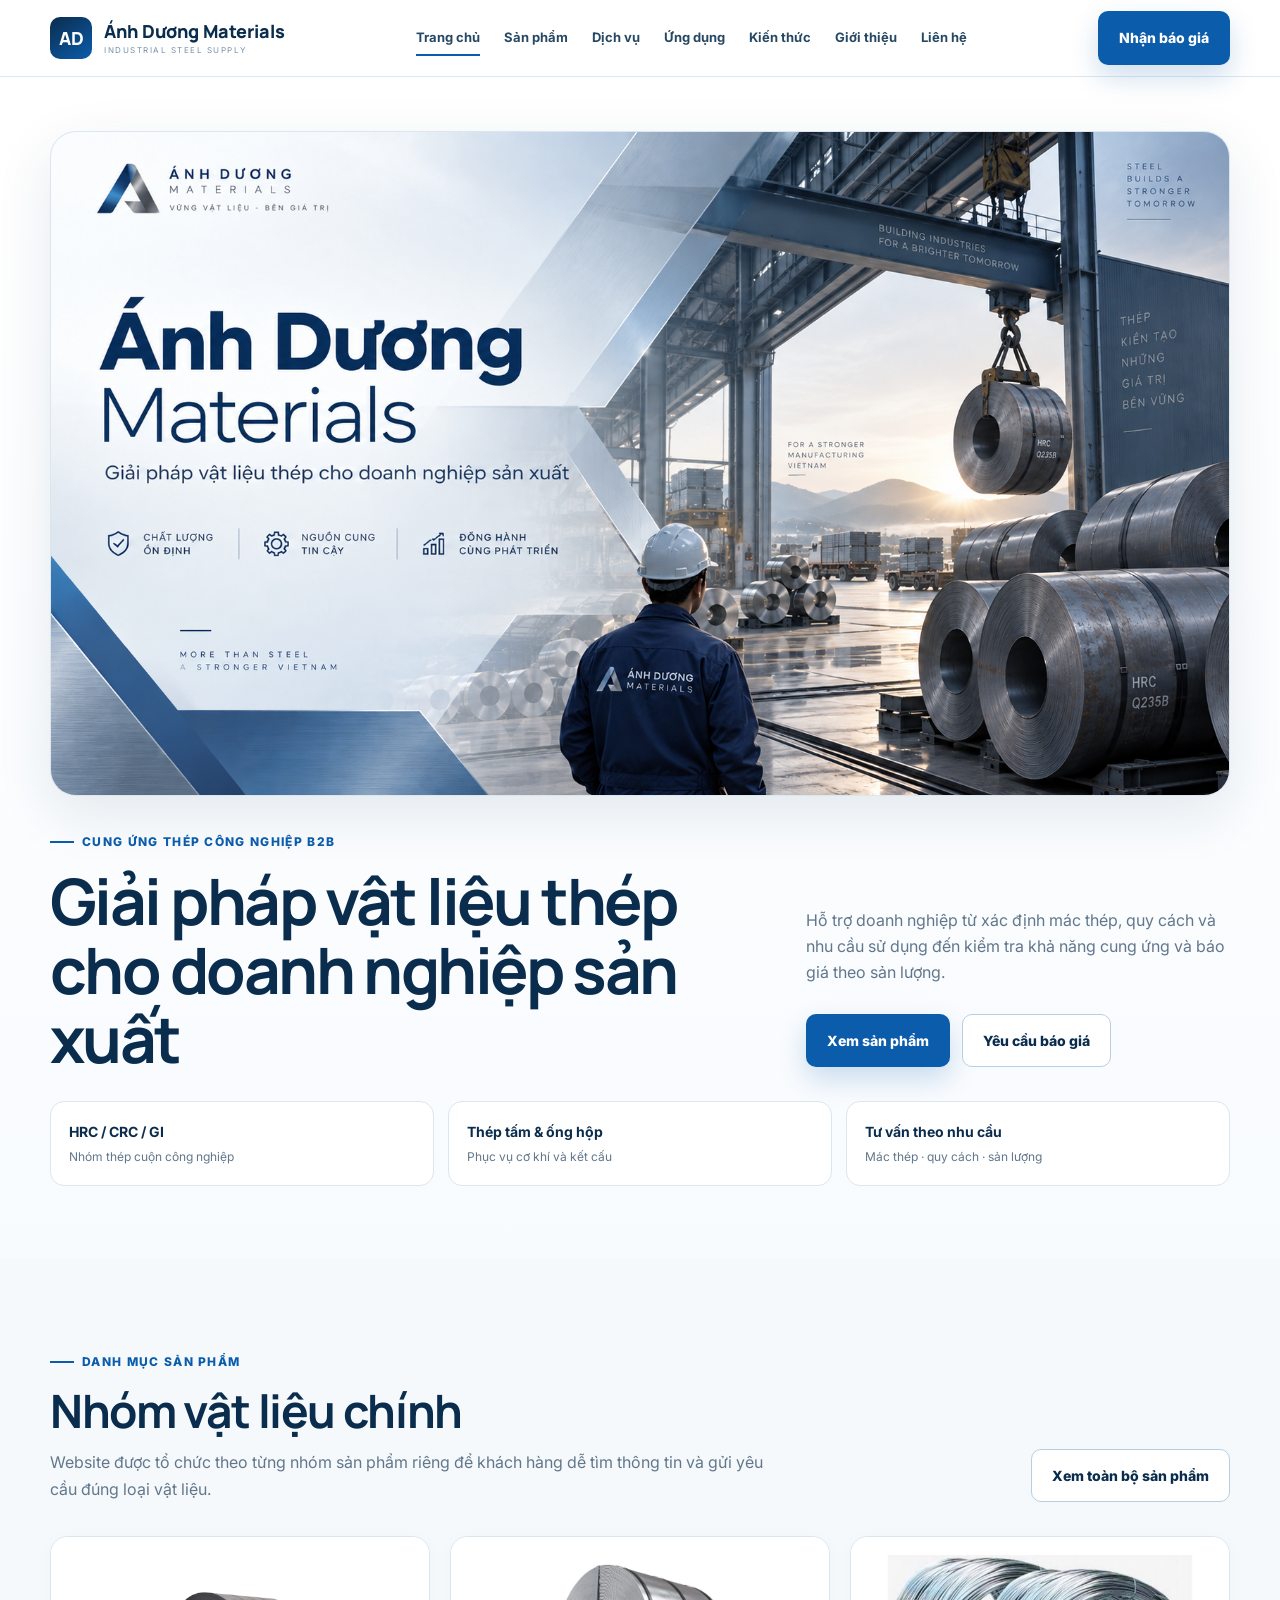
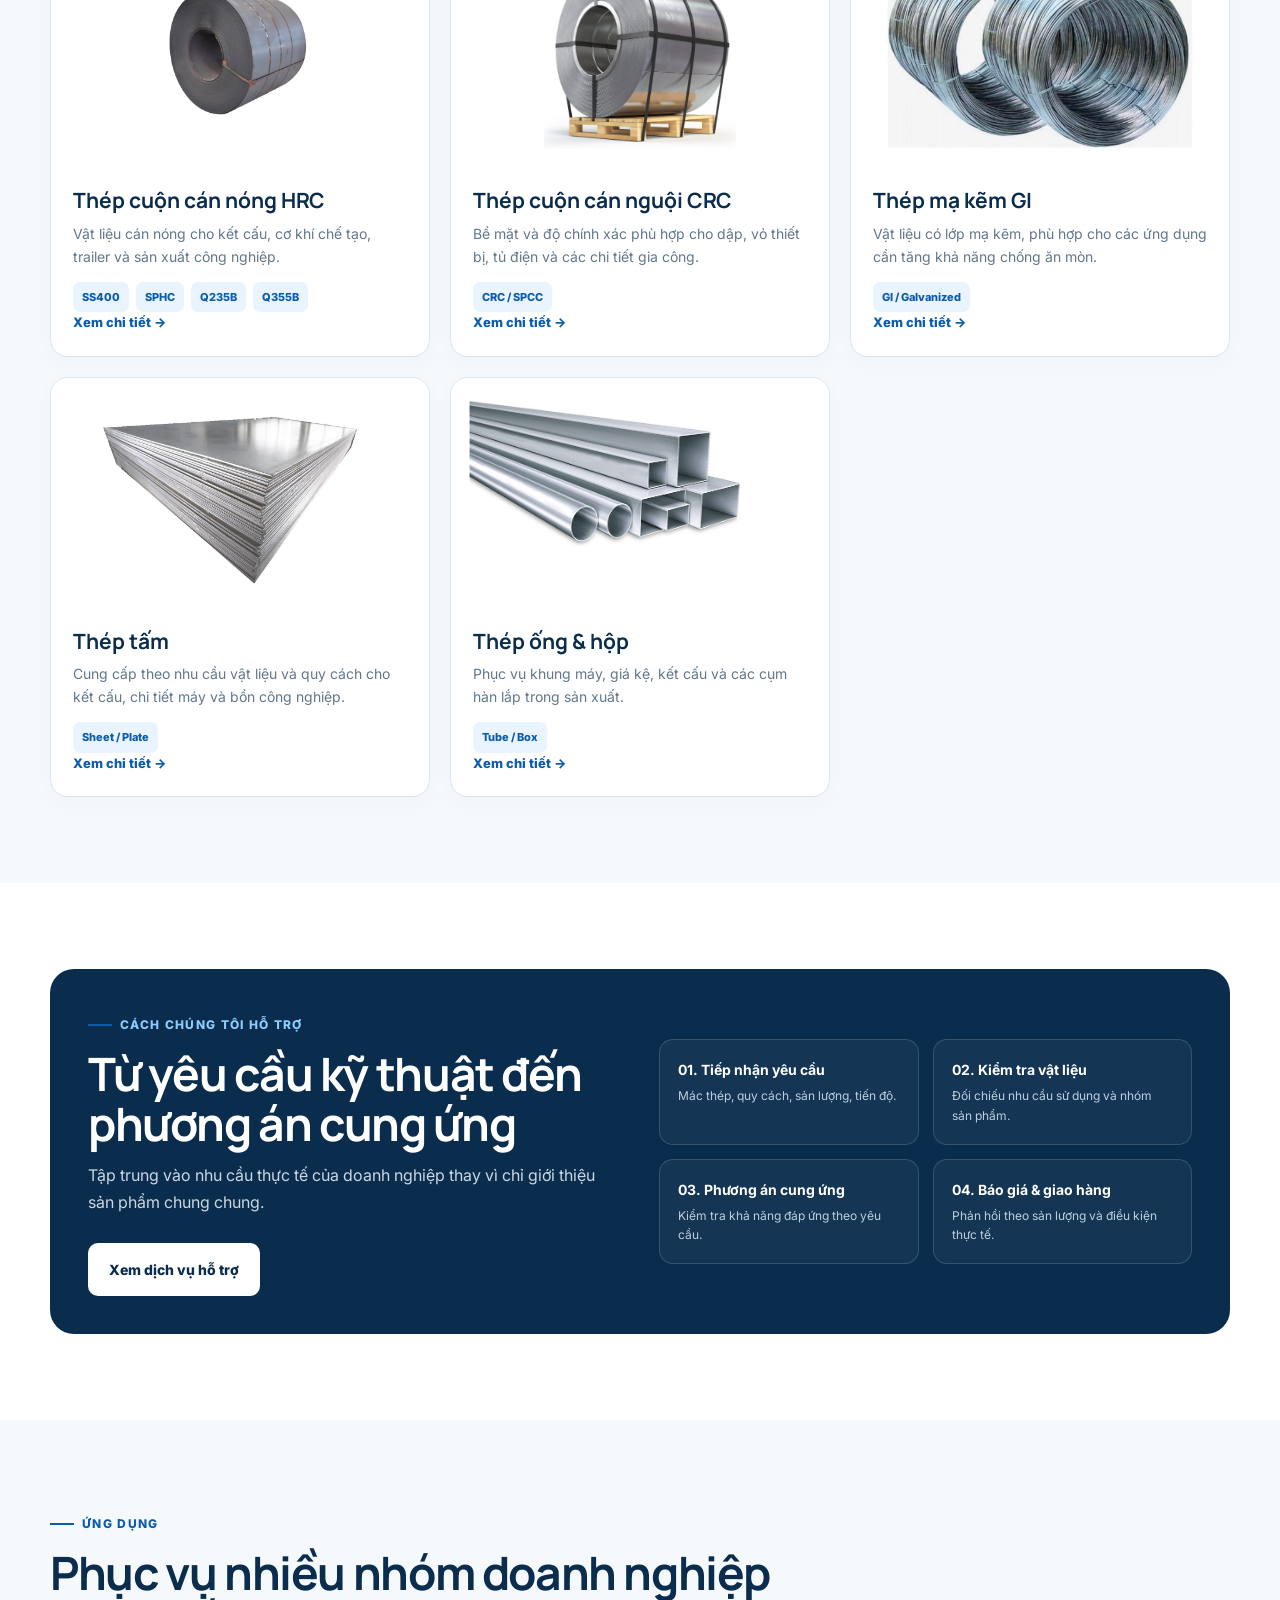
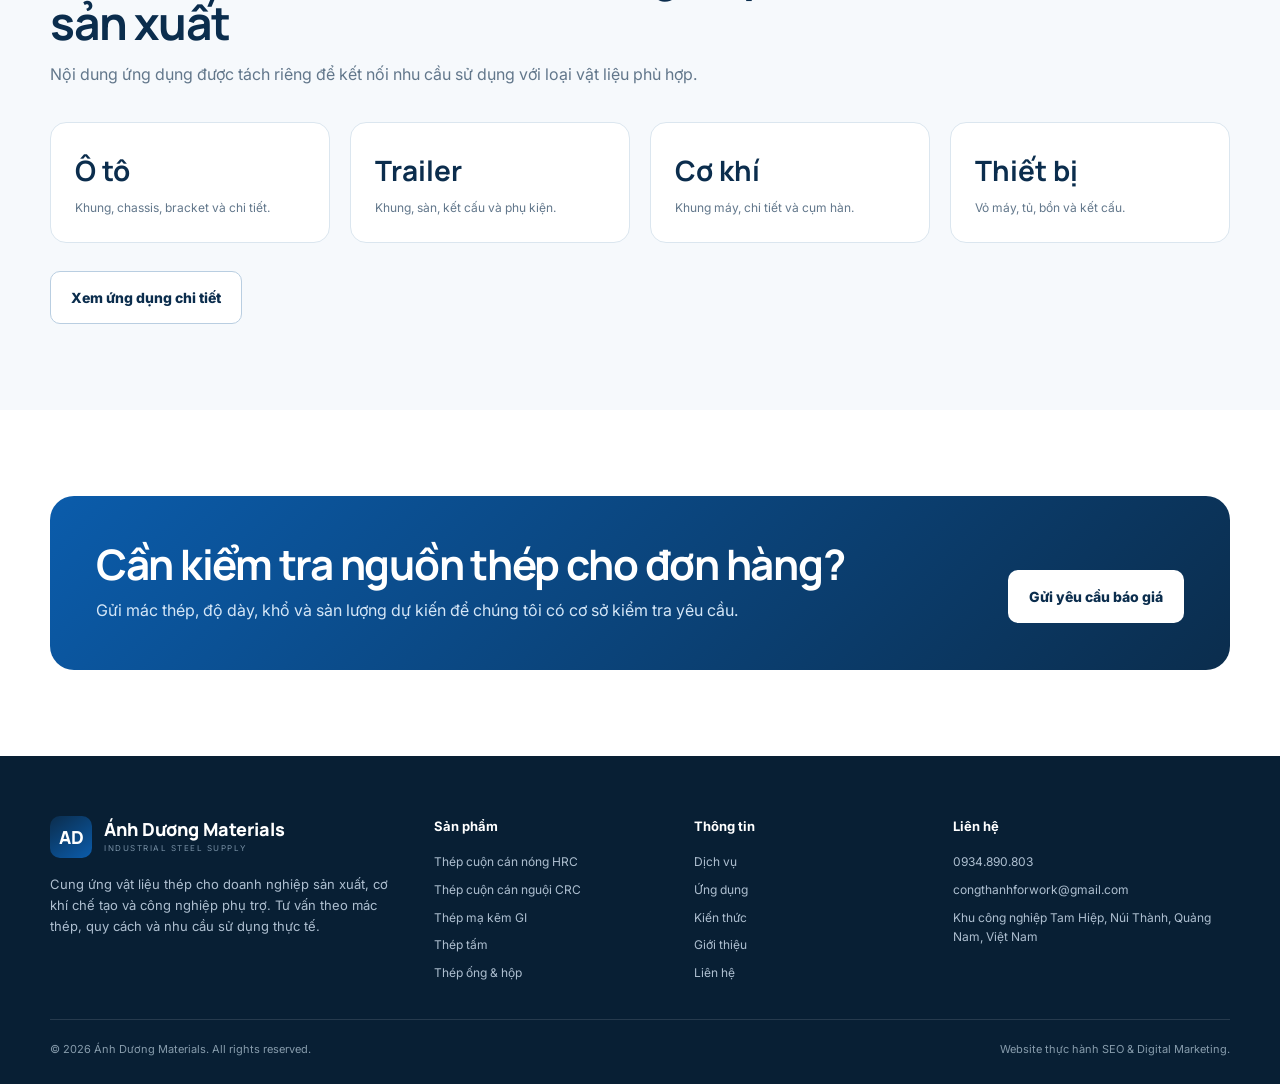
<file: index.html>
<!doctype html>
<html lang="vi">
<head>
  <meta charset="utf-8">
  <meta name="viewport" content="width=device-width, initial-scale=1">
  <title>Ánh Dương Materials | Cung ứng thép công nghiệp B2B</title>
  <meta name="description" content="Cung ứng HRC, CRC, GI, thép tấm và thép ống hộp cho doanh nghiệp sản xuất. Hỗ trợ tư vấn mác thép, quy cách và báo giá theo nhu cầu.">
  <link rel="canonical" href="https://thanhcuteee.github.io/anh-duong-materials/">
  <meta property="og:type" content="website">
  <meta property="og:title" content="Ánh Dương Materials | Cung ứng thép công nghiệp B2B">
  <meta property="og:description" content="Cung ứng HRC, CRC, GI, thép tấm và thép ống hộp cho doanh nghiệp sản xuất. Hỗ trợ tư vấn mác thép, quy cách và báo giá theo nhu cầu.">
  <meta property="og:url" content="https://thanhcuteee.github.io/anh-duong-materials/">
  <meta property="og:image" content="https://thanhcuteee.github.io/anh-duong-materials/images/anhbia.png">
  <link rel="preconnect" href="https://fonts.googleapis.com">
  <link rel="preconnect" href="https://fonts.gstatic.com" crossorigin>
  <link href="https://fonts.googleapis.com/css2?family=Inter:wght@400;500;600;700;800&family=Manrope:wght@600;700;800&display=swap" rel="stylesheet">
  <link rel="stylesheet" href="style.css">
  <script type="application/ld+json">
{"@context": "https://schema.org", "@type": "Organization", "name": "Ánh Dương Materials", "url": "https://anhduongmaterials.netlify.app", "email": "congthanhforwork@gmail.com", "telephone": "+84934890803", "address": {"@type": "PostalAddress", "streetAddress": "Khu công nghiệp Tam Hiệp", "addressLocality": "Núi Thành", "addressRegion": "Quảng Nam", "addressCountry": "VN"}}
</script>
</head>
<body>

<header class="site-header">
  <div class="container">
    <nav class="nav" aria-label="Điều hướng chính">
      <a class="brand" href="index.html" aria-label="Ánh Dương Materials - Trang chủ">
        <span class="brand-mark">AD</span>
        <span class="brand-copy"><strong>Ánh Dương Materials</strong><small>INDUSTRIAL STEEL SUPPLY</small></span>
      </a>
      <div class="menu"><a href="index.html" class="active">Trang chủ</a>
<a href="san-pham.html" class="">Sản phẩm</a>
<a href="dich-vu.html" class="">Dịch vụ</a>
<a href="ung-dung.html" class="">Ứng dụng</a>
<a href="kien-thuc.html" class="">Kiến thức</a>
<a href="gioi-thieu.html" class="">Giới thiệu</a>
<a href="lien-he.html" class="">Liên hệ</a></div>
      <a class="btn btn-primary nav-cta" href="lien-he.html#bao-gia">Nhận báo giá</a>
      <button class="mobile-toggle" type="button" aria-label="Mở menu" aria-expanded="false">☰</button>
    </nav>
  </div>
</header>
<main>

<section class="hero">
  <div class="container">
    <div class="hero-banner">
      <img src="images/anhbia.png" alt="Ánh Dương Materials - cung ứng vật liệu thép cho doanh nghiệp">
    </div>
    <div class="hero-intro">
      <div>
        <span class="eyebrow">Cung ứng thép công nghiệp B2B</span>
        <h1>Giải pháp vật liệu thép cho doanh nghiệp sản xuất</h1>
      </div>
      <div class="side">
        <p>Hỗ trợ doanh nghiệp từ xác định mác thép, quy cách và nhu cầu sử dụng đến kiểm tra khả năng cung ứng và báo giá theo sản lượng.</p>
        <div class="actions">
          <a class="btn btn-primary" href="san-pham.html">Xem sản phẩm</a>
          <a class="btn btn-outline" href="lien-he.html#bao-gia">Yêu cầu báo giá</a>
        </div>
      </div>
    </div>
    <div class="quick-points">
      <div class="quick-point"><strong>HRC / CRC / GI</strong><span>Nhóm thép cuộn công nghiệp</span></div>
      <div class="quick-point"><strong>Thép tấm & ống hộp</strong><span>Phục vụ cơ khí và kết cấu</span></div>
      <div class="quick-point"><strong>Tư vấn theo nhu cầu</strong><span>Mác thép · quy cách · sản lượng</span></div>
    </div>
  </div>
</section>

<section class="section soft">
  <div class="container">
    <div class="section-head">
      <div class="copy">
        <span class="eyebrow">Danh mục sản phẩm</span>
        <h2>Nhóm vật liệu chính</h2>
        <p>Website được tổ chức theo từng nhóm sản phẩm riêng để khách hàng dễ tìm thông tin và gửi yêu cầu đúng loại vật liệu.</p>
      </div>
      <div class="actions"><a class="btn btn-outline" href="san-pham.html">Xem toàn bộ sản phẩm</a></div>
    </div>
    <div class="grid grid-3"><article class="card">
      <a class="card-media" href="thep-cuon-can-nong-hrc.html"><img src="images/hrc.png" alt="Thép cuộn cán nóng HRC" loading="lazy"></a>
      <div class="card-body">
        <h3><a href="thep-cuon-can-nong-hrc.html">Thép cuộn cán nóng HRC</a></h3>
        <p>Vật liệu cán nóng cho kết cấu, cơ khí chế tạo, trailer và sản xuất công nghiệp.</p>
        <div class="tag-row"><span class="tag">SS400</span><span class="tag">SPHC</span><span class="tag">Q235B</span><span class="tag">Q355B</span></div>
        <a class="card-link" href="thep-cuon-can-nong-hrc.html">Xem chi tiết →</a>
      </div>
    </article>
<article class="card">
      <a class="card-media" href="thep-cuon-can-nguoi-crc.html"><img src="images/crc.jpg" alt="Thép cuộn cán nguội CRC" loading="lazy"></a>
      <div class="card-body">
        <h3><a href="thep-cuon-can-nguoi-crc.html">Thép cuộn cán nguội CRC</a></h3>
        <p>Bề mặt và độ chính xác phù hợp cho dập, vỏ thiết bị, tủ điện và các chi tiết gia công.</p>
        <div class="tag-row"><span class="tag">CRC / SPCC</span></div>
        <a class="card-link" href="thep-cuon-can-nguoi-crc.html">Xem chi tiết →</a>
      </div>
    </article>
<article class="card">
      <a class="card-media" href="thep-ma-kem-gi.html"><img src="images/thepmakem.jpg" alt="Thép mạ kẽm GI" loading="lazy"></a>
      <div class="card-body">
        <h3><a href="thep-ma-kem-gi.html">Thép mạ kẽm GI</a></h3>
        <p>Vật liệu có lớp mạ kẽm, phù hợp cho các ứng dụng cần tăng khả năng chống ăn mòn.</p>
        <div class="tag-row"><span class="tag">GI / Galvanized</span></div>
        <a class="card-link" href="thep-ma-kem-gi.html">Xem chi tiết →</a>
      </div>
    </article>
<article class="card">
      <a class="card-media" href="thep-tam.html"><img src="images/theptam.jpg" alt="Thép tấm" loading="lazy"></a>
      <div class="card-body">
        <h3><a href="thep-tam.html">Thép tấm</a></h3>
        <p>Cung cấp theo nhu cầu vật liệu và quy cách cho kết cấu, chi tiết máy và bồn công nghiệp.</p>
        <div class="tag-row"><span class="tag">Sheet / Plate</span></div>
        <a class="card-link" href="thep-tam.html">Xem chi tiết →</a>
      </div>
    </article>
<article class="card">
      <a class="card-media" href="thep-ong-hop.html"><img src="images/theponghop.jpg" alt="Thép ống & hộp" loading="lazy"></a>
      <div class="card-body">
        <h3><a href="thep-ong-hop.html">Thép ống & hộp</a></h3>
        <p>Phục vụ khung máy, giá kệ, kết cấu và các cụm hàn lắp trong sản xuất.</p>
        <div class="tag-row"><span class="tag">Tube / Box</span></div>
        <a class="card-link" href="thep-ong-hop.html">Xem chi tiết →</a>
      </div>
    </article></div>
  </div>
</section>

<section class="section">
  <div class="container">
    <div class="feature-band">
      <div>
        <span class="eyebrow" style="color:#8dccff">Cách chúng tôi hỗ trợ</span>
        <h2>Từ yêu cầu kỹ thuật đến phương án cung ứng</h2>
        <p style="margin-top:14px">Tập trung vào nhu cầu thực tế của doanh nghiệp thay vì chỉ giới thiệu sản phẩm chung chung.</p>
        <div class="actions"><a class="btn btn-light" href="dich-vu.html">Xem dịch vụ hỗ trợ</a></div>
      </div>
      <div class="feature-list">
        <div class="feature-item"><strong>01. Tiếp nhận yêu cầu</strong><span>Mác thép, quy cách, sản lượng, tiến độ.</span></div>
        <div class="feature-item"><strong>02. Kiểm tra vật liệu</strong><span>Đối chiếu nhu cầu sử dụng và nhóm sản phẩm.</span></div>
        <div class="feature-item"><strong>03. Phương án cung ứng</strong><span>Kiểm tra khả năng đáp ứng theo yêu cầu.</span></div>
        <div class="feature-item"><strong>04. Báo giá & giao hàng</strong><span>Phản hồi theo sản lượng và điều kiện thực tế.</span></div>
      </div>
    </div>
  </div>
</section>

<section class="section soft">
  <div class="container">
    <div class="section-head">
      <div class="copy">
        <span class="eyebrow">Ứng dụng</span>
        <h2>Phục vụ nhiều nhóm doanh nghiệp sản xuất</h2>
        <p>Nội dung ứng dụng được tách riêng để kết nối nhu cầu sử dụng với loại vật liệu phù hợp.</p>
      </div>
    </div>
    <div class="grid grid-4">
      <div class="kpi"><strong>Ô tô</strong><span>Khung, chassis, bracket và chi tiết.</span></div>
      <div class="kpi"><strong>Trailer</strong><span>Khung, sàn, kết cấu và phụ kiện.</span></div>
      <div class="kpi"><strong>Cơ khí</strong><span>Khung máy, chi tiết và cụm hàn.</span></div>
      <div class="kpi"><strong>Thiết bị</strong><span>Vỏ máy, tủ, bồn và kết cấu.</span></div>
    </div>
    <div class="actions"><a class="btn btn-outline" href="ung-dung.html">Xem ứng dụng chi tiết</a></div>
  </div>
</section>

<section class="section">
  <div class="container">
    <div class="cta">
      <div>
        <h2>Cần kiểm tra nguồn thép cho đơn hàng?</h2>
        <p>Gửi mác thép, độ dày, khổ và sản lượng dự kiến để chúng tôi có cơ sở kiểm tra yêu cầu.</p>
      </div>
      <div class="actions"><a class="btn btn-light" href="lien-he.html#bao-gia">Gửi yêu cầu báo giá</a></div>
    </div>
  </div>
</section>

</main>

<footer>
  <div class="container">
    <div class="footer-grid">
      <div class="footer-brand">
        <a class="brand" href="index.html">
          <span class="brand-mark">AD</span>
          <span class="brand-copy"><strong style="color:#fff">Ánh Dương Materials</strong><small>INDUSTRIAL STEEL SUPPLY</small></span>
        </a>
        <p>Cung ứng vật liệu thép cho doanh nghiệp sản xuất, cơ khí chế tạo và công nghiệp phụ trợ. Tư vấn theo mác thép, quy cách và nhu cầu sử dụng thực tế.</p>
      </div>
      <div>
        <h4>Sản phẩm</h4>
        <div class="footer-links">
          <a href="thep-cuon-can-nong-hrc.html">Thép cuộn cán nóng HRC</a>
          <a href="thep-cuon-can-nguoi-crc.html">Thép cuộn cán nguội CRC</a>
          <a href="thep-ma-kem-gi.html">Thép mạ kẽm GI</a>
          <a href="thep-tam.html">Thép tấm</a>
          <a href="thep-ong-hop.html">Thép ống & hộp</a>
        </div>
      </div>
      <div>
        <h4>Thông tin</h4>
        <div class="footer-links">
          <a href="dich-vu.html">Dịch vụ</a>
          <a href="ung-dung.html">Ứng dụng</a>
          <a href="kien-thuc.html">Kiến thức</a>
          <a href="gioi-thieu.html">Giới thiệu</a>
          <a href="lien-he.html">Liên hệ</a>
        </div>
      </div>
      <div>
        <h4>Liên hệ</h4>
        <div class="footer-links">
          <a href="tel:0934890803">0934.890.803</a>
          <a href="mailto:congthanhforwork@gmail.com">congthanhforwork@gmail.com</a>
          <span>Khu công nghiệp Tam Hiệp, Núi Thành, Quảng Nam, Việt Nam</span>
        </div>
      </div>
    </div>
    <div class="footer-bottom">
      <span>© 2026 Ánh Dương Materials. All rights reserved.</span>
      <span>Website thực hành SEO & Digital Marketing.</span>
    </div>
  </div>
</footer>
<script src="script.js"></script>
</body>
</html>
</file>
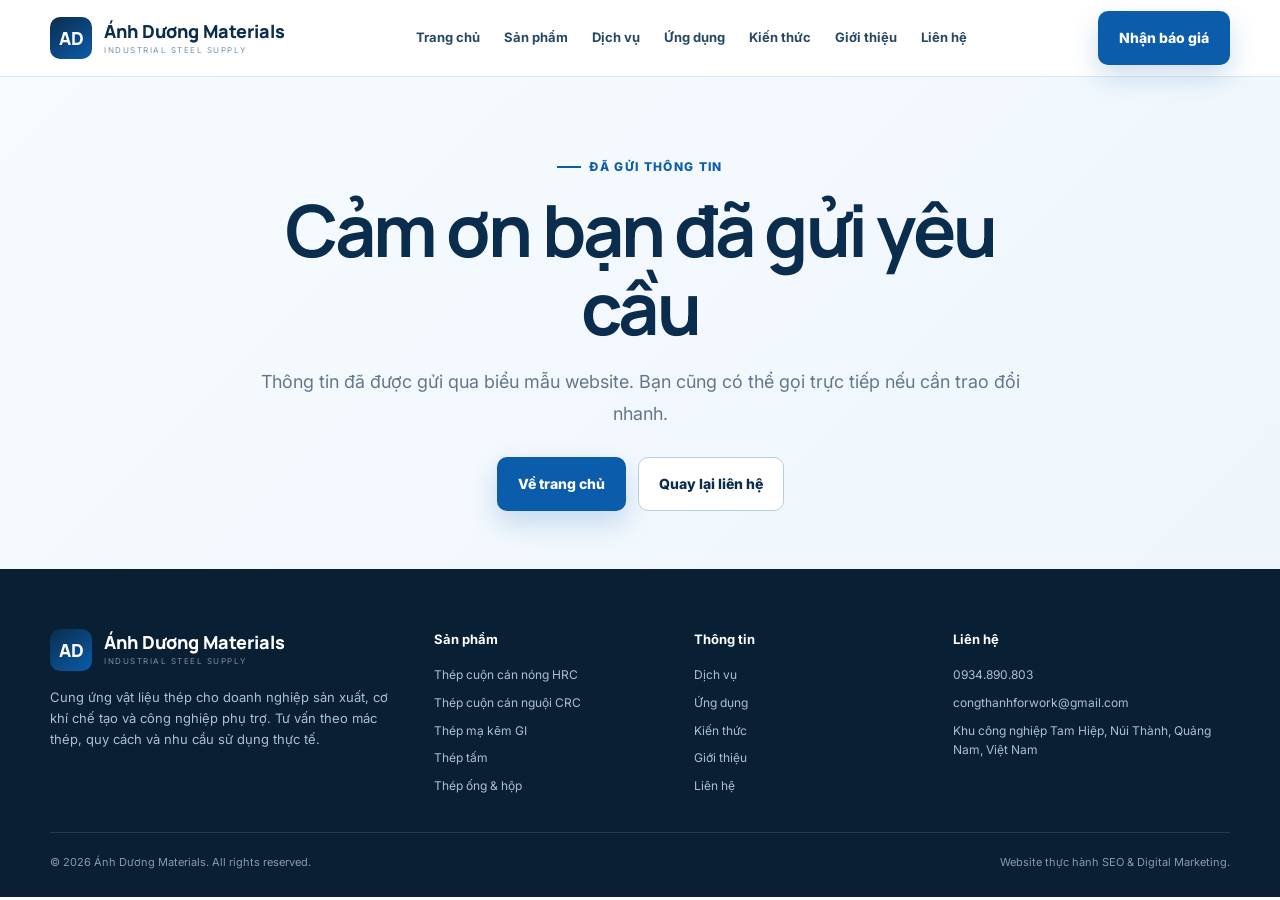
<file: cam-on.html>
<!doctype html>
<html lang="vi">
<head>
  <meta charset="utf-8">
  <meta name="viewport" content="width=device-width, initial-scale=1">
  <title>Cảm ơn | Ánh Dương Materials</title>
  <meta name="description" content="Cảm ơn bạn đã gửi yêu cầu báo giá.">
  <link rel="canonical" href="https://thanhcuteee.github.io/anh-duong-materials/cam-on.html">
  <meta property="og:type" content="website">
  <meta property="og:title" content="Cảm ơn | Ánh Dương Materials">
  <meta property="og:description" content="Cảm ơn bạn đã gửi yêu cầu báo giá.">
  <meta property="og:url" content="https://thanhcuteee.github.io/anh-duong-materials/cam-on.html">
  <meta property="og:image" content="https://thanhcuteee.github.io/anh-duong-materials/images/anhbia.png">
  <link rel="preconnect" href="https://fonts.googleapis.com">
  <link rel="preconnect" href="https://fonts.gstatic.com" crossorigin>
  <link href="https://fonts.googleapis.com/css2?family=Inter:wght@400;500;600;700;800&family=Manrope:wght@600;700;800&display=swap" rel="stylesheet">
  <link rel="stylesheet" href="style.css">
  
</head>
<body>

<header class="site-header">
  <div class="container">
    <nav class="nav" aria-label="Điều hướng chính">
      <a class="brand" href="index.html" aria-label="Ánh Dương Materials - Trang chủ">
        <span class="brand-mark">AD</span>
        <span class="brand-copy"><strong>Ánh Dương Materials</strong><small>INDUSTRIAL STEEL SUPPLY</small></span>
      </a>
      <div class="menu"><a href="index.html" class="">Trang chủ</a>
<a href="san-pham.html" class="">Sản phẩm</a>
<a href="dich-vu.html" class="">Dịch vụ</a>
<a href="ung-dung.html" class="">Ứng dụng</a>
<a href="kien-thuc.html" class="">Kiến thức</a>
<a href="gioi-thieu.html" class="">Giới thiệu</a>
<a href="lien-he.html" class="">Liên hệ</a></div>
      <a class="btn btn-primary nav-cta" href="lien-he.html#bao-gia">Nhận báo giá</a>
      <button class="mobile-toggle" type="button" aria-label="Mở menu" aria-expanded="false">☰</button>
    </nav>
  </div>
</header>
<main>

<section class="page-hero"><div class="container" style="text-align:center;max-width:760px"><span class="eyebrow">Đã gửi thông tin</span><h1>Cảm ơn bạn đã gửi yêu cầu</h1><p class="lead" style="margin:20px auto 0">Thông tin đã được gửi qua biểu mẫu website. Bạn cũng có thể gọi trực tiếp nếu cần trao đổi nhanh.</p><div class="actions" style="justify-content:center"><a class="btn btn-primary" href="index.html">Về trang chủ</a><a class="btn btn-outline" href="lien-he.html">Quay lại liên hệ</a></div></div></section>

</main>

<footer>
  <div class="container">
    <div class="footer-grid">
      <div class="footer-brand">
        <a class="brand" href="index.html">
          <span class="brand-mark">AD</span>
          <span class="brand-copy"><strong style="color:#fff">Ánh Dương Materials</strong><small>INDUSTRIAL STEEL SUPPLY</small></span>
        </a>
        <p>Cung ứng vật liệu thép cho doanh nghiệp sản xuất, cơ khí chế tạo và công nghiệp phụ trợ. Tư vấn theo mác thép, quy cách và nhu cầu sử dụng thực tế.</p>
      </div>
      <div>
        <h4>Sản phẩm</h4>
        <div class="footer-links">
          <a href="thep-cuon-can-nong-hrc.html">Thép cuộn cán nóng HRC</a>
          <a href="thep-cuon-can-nguoi-crc.html">Thép cuộn cán nguội CRC</a>
          <a href="thep-ma-kem-gi.html">Thép mạ kẽm GI</a>
          <a href="thep-tam.html">Thép tấm</a>
          <a href="thep-ong-hop.html">Thép ống & hộp</a>
        </div>
      </div>
      <div>
        <h4>Thông tin</h4>
        <div class="footer-links">
          <a href="dich-vu.html">Dịch vụ</a>
          <a href="ung-dung.html">Ứng dụng</a>
          <a href="kien-thuc.html">Kiến thức</a>
          <a href="gioi-thieu.html">Giới thiệu</a>
          <a href="lien-he.html">Liên hệ</a>
        </div>
      </div>
      <div>
        <h4>Liên hệ</h4>
        <div class="footer-links">
          <a href="tel:0934890803">0934.890.803</a>
          <a href="mailto:congthanhforwork@gmail.com">congthanhforwork@gmail.com</a>
          <span>Khu công nghiệp Tam Hiệp, Núi Thành, Quảng Nam, Việt Nam</span>
        </div>
      </div>
    </div>
    <div class="footer-bottom">
      <span>© 2026 Ánh Dương Materials. All rights reserved.</span>
      <span>Website thực hành SEO & Digital Marketing.</span>
    </div>
  </div>
</footer>
<script src="script.js"></script>
</body>
</html>
</file>
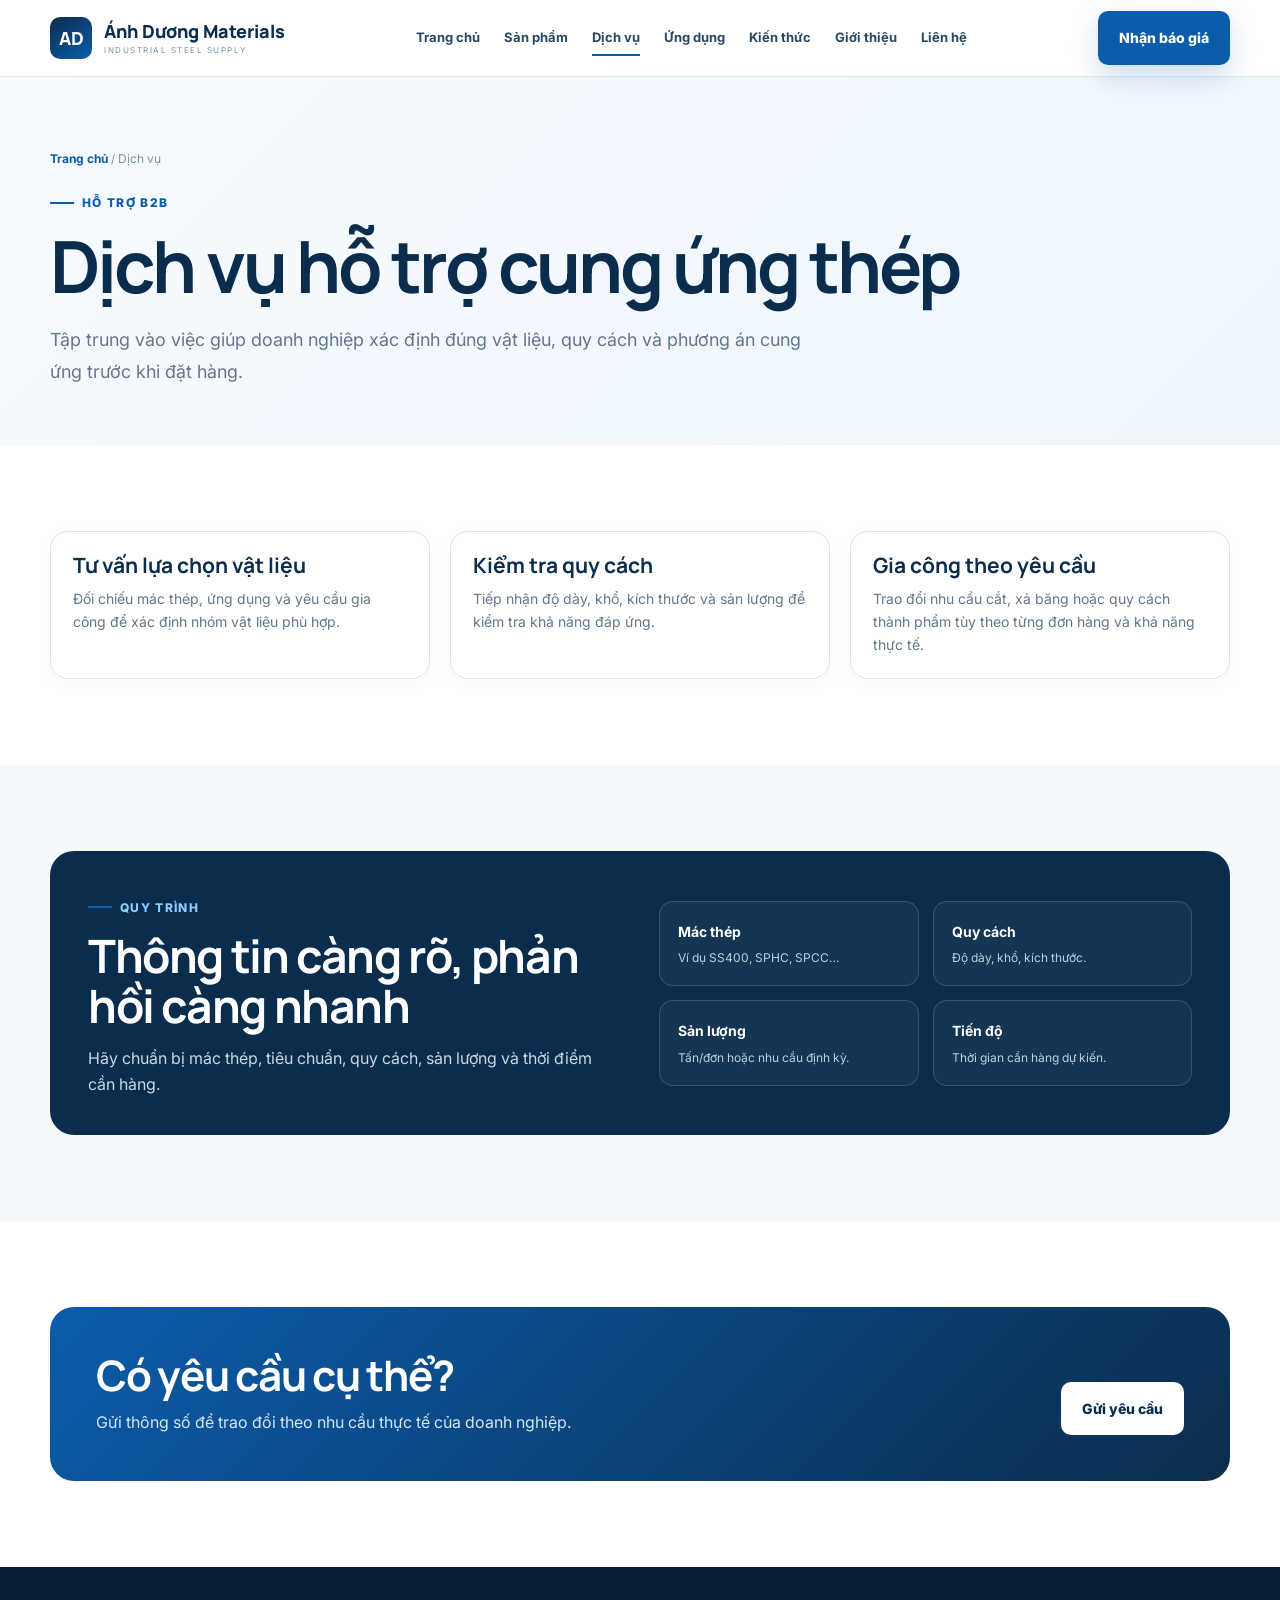
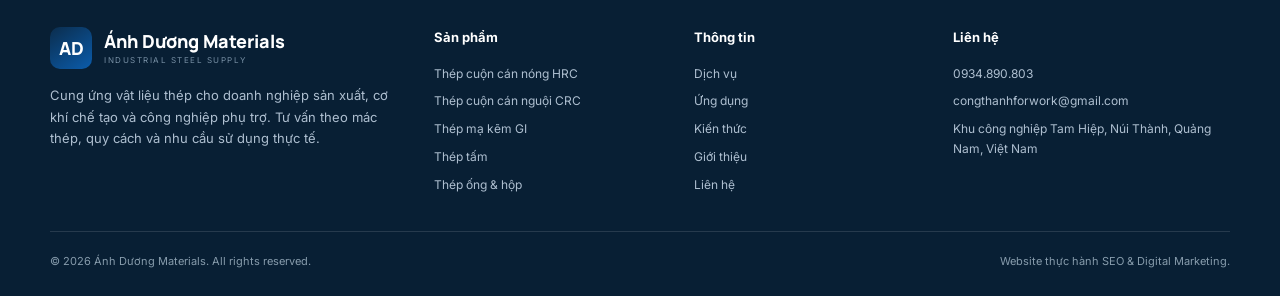
<file: dich-vu.html>
<!doctype html>
<html lang="vi">
<head>
  <meta charset="utf-8">
  <meta name="viewport" content="width=device-width, initial-scale=1">
  <title>Dịch vụ hỗ trợ cung ứng thép | Ánh Dương Materials</title>
  <meta name="description" content="Tư vấn vật liệu, kiểm tra quy cách và trao đổi nhu cầu gia công theo đơn hàng cho doanh nghiệp sản xuất.">
  <link rel="canonical" href="https://thanhcuteee.github.io/anh-duong-materials/dich-vu.html">
  <meta property="og:type" content="website">
  <meta property="og:title" content="Dịch vụ hỗ trợ cung ứng thép | Ánh Dương Materials">
  <meta property="og:description" content="Tư vấn vật liệu, kiểm tra quy cách và trao đổi nhu cầu gia công theo đơn hàng cho doanh nghiệp sản xuất.">
  <meta property="og:url" content="https://thanhcuteee.github.io/anh-duong-materials/dich-vu.html">
  <meta property="og:image" content="https://thanhcuteee.github.io/anh-duong-materials/images/anhbia.png">
  <link rel="preconnect" href="https://fonts.googleapis.com">
  <link rel="preconnect" href="https://fonts.gstatic.com" crossorigin>
  <link href="https://fonts.googleapis.com/css2?family=Inter:wght@400;500;600;700;800&family=Manrope:wght@600;700;800&display=swap" rel="stylesheet">
  <link rel="stylesheet" href="style.css">
  
</head>
<body>

<header class="site-header">
  <div class="container">
    <nav class="nav" aria-label="Điều hướng chính">
      <a class="brand" href="index.html" aria-label="Ánh Dương Materials - Trang chủ">
        <span class="brand-mark">AD</span>
        <span class="brand-copy"><strong>Ánh Dương Materials</strong><small>INDUSTRIAL STEEL SUPPLY</small></span>
      </a>
      <div class="menu"><a href="index.html" class="">Trang chủ</a>
<a href="san-pham.html" class="">Sản phẩm</a>
<a href="dich-vu.html" class="active">Dịch vụ</a>
<a href="ung-dung.html" class="">Ứng dụng</a>
<a href="kien-thuc.html" class="">Kiến thức</a>
<a href="gioi-thieu.html" class="">Giới thiệu</a>
<a href="lien-he.html" class="">Liên hệ</a></div>
      <a class="btn btn-primary nav-cta" href="lien-he.html#bao-gia">Nhận báo giá</a>
      <button class="mobile-toggle" type="button" aria-label="Mở menu" aria-expanded="false">☰</button>
    </nav>
  </div>
</header>
<main>

<section class="page-hero"><div class="container"><div class="breadcrumbs"><a href="index.html">Trang chủ</a> / Dịch vụ</div><span class="eyebrow">Hỗ trợ B2B</span><h1>Dịch vụ hỗ trợ cung ứng thép</h1><p class="lead" style="margin-top:20px">Tập trung vào việc giúp doanh nghiệp xác định đúng vật liệu, quy cách và phương án cung ứng trước khi đặt hàng.</p></div></section>
<section class="section"><div class="container"><div class="grid grid-3">
<div class="card"><div class="card-body"><h3>Tư vấn lựa chọn vật liệu</h3><p>Đối chiếu mác thép, ứng dụng và yêu cầu gia công để xác định nhóm vật liệu phù hợp.</p></div></div>
<div class="card"><div class="card-body"><h3>Kiểm tra quy cách</h3><p>Tiếp nhận độ dày, khổ, kích thước và sản lượng để kiểm tra khả năng đáp ứng.</p></div></div>
<div class="card"><div class="card-body"><h3>Gia công theo yêu cầu</h3><p>Trao đổi nhu cầu cắt, xả băng hoặc quy cách thành phẩm tùy theo từng đơn hàng và khả năng thực tế.</p></div></div>
</div></div></section>
<section class="section soft"><div class="container"><div class="feature-band"><div><span class="eyebrow" style="color:#8dccff">Quy trình</span><h2>Thông tin càng rõ, phản hồi càng nhanh</h2><p style="margin-top:14px">Hãy chuẩn bị mác thép, tiêu chuẩn, quy cách, sản lượng và thời điểm cần hàng.</p></div><div class="feature-list"><div class="feature-item"><strong>Mác thép</strong><span>Ví dụ SS400, SPHC, SPCC…</span></div><div class="feature-item"><strong>Quy cách</strong><span>Độ dày, khổ, kích thước.</span></div><div class="feature-item"><strong>Sản lượng</strong><span>Tấn/đơn hoặc nhu cầu định kỳ.</span></div><div class="feature-item"><strong>Tiến độ</strong><span>Thời gian cần hàng dự kiến.</span></div></div></div></div></section>
<section class="section"><div class="container"><div class="cta"><div><h2>Có yêu cầu cụ thể?</h2><p>Gửi thông số để trao đổi theo nhu cầu thực tế của doanh nghiệp.</p></div><div class="actions"><a class="btn btn-light" href="lien-he.html#bao-gia">Gửi yêu cầu</a></div></div></div></section>

</main>

<footer>
  <div class="container">
    <div class="footer-grid">
      <div class="footer-brand">
        <a class="brand" href="index.html">
          <span class="brand-mark">AD</span>
          <span class="brand-copy"><strong style="color:#fff">Ánh Dương Materials</strong><small>INDUSTRIAL STEEL SUPPLY</small></span>
        </a>
        <p>Cung ứng vật liệu thép cho doanh nghiệp sản xuất, cơ khí chế tạo và công nghiệp phụ trợ. Tư vấn theo mác thép, quy cách và nhu cầu sử dụng thực tế.</p>
      </div>
      <div>
        <h4>Sản phẩm</h4>
        <div class="footer-links">
          <a href="thep-cuon-can-nong-hrc.html">Thép cuộn cán nóng HRC</a>
          <a href="thep-cuon-can-nguoi-crc.html">Thép cuộn cán nguội CRC</a>
          <a href="thep-ma-kem-gi.html">Thép mạ kẽm GI</a>
          <a href="thep-tam.html">Thép tấm</a>
          <a href="thep-ong-hop.html">Thép ống & hộp</a>
        </div>
      </div>
      <div>
        <h4>Thông tin</h4>
        <div class="footer-links">
          <a href="dich-vu.html">Dịch vụ</a>
          <a href="ung-dung.html">Ứng dụng</a>
          <a href="kien-thuc.html">Kiến thức</a>
          <a href="gioi-thieu.html">Giới thiệu</a>
          <a href="lien-he.html">Liên hệ</a>
        </div>
      </div>
      <div>
        <h4>Liên hệ</h4>
        <div class="footer-links">
          <a href="tel:0934890803">0934.890.803</a>
          <a href="mailto:congthanhforwork@gmail.com">congthanhforwork@gmail.com</a>
          <span>Khu công nghiệp Tam Hiệp, Núi Thành, Quảng Nam, Việt Nam</span>
        </div>
      </div>
    </div>
    <div class="footer-bottom">
      <span>© 2026 Ánh Dương Materials. All rights reserved.</span>
      <span>Website thực hành SEO & Digital Marketing.</span>
    </div>
  </div>
</footer>
<script src="script.js"></script>
</body>
</html>
</file>
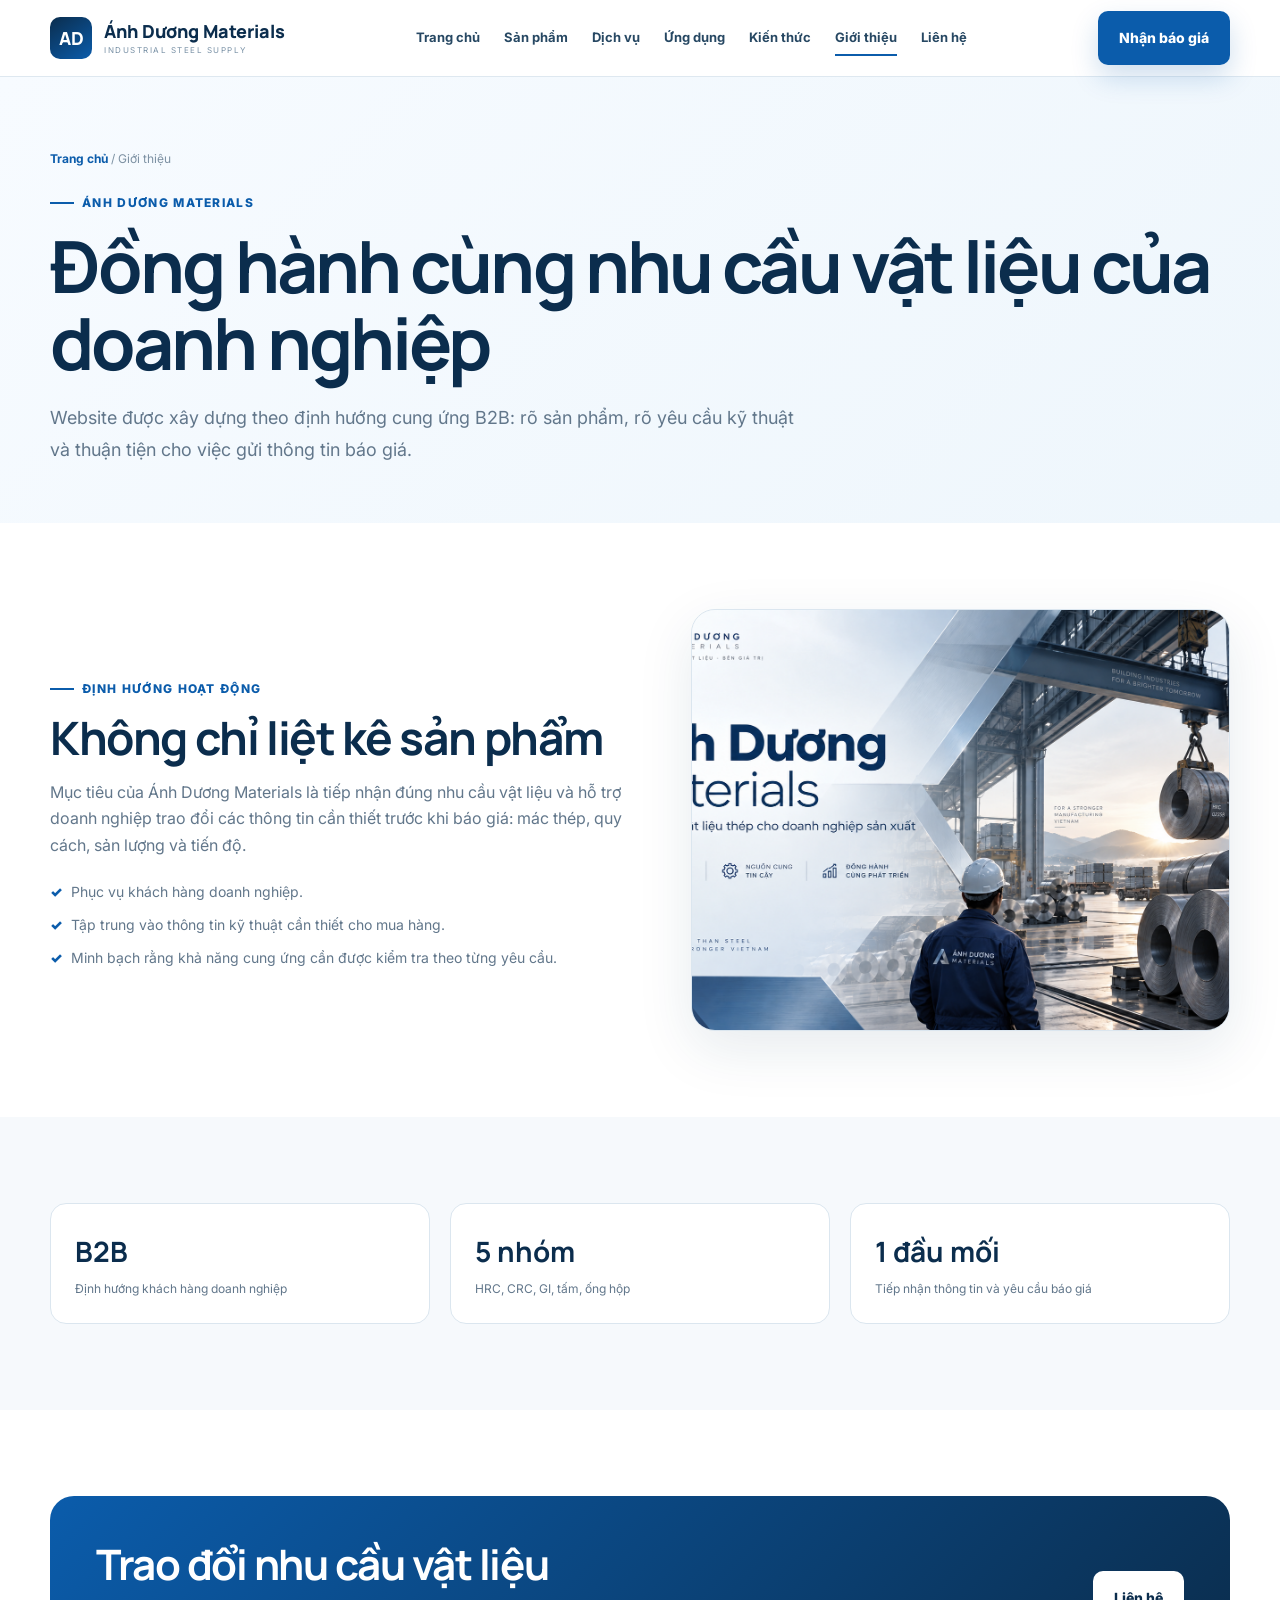
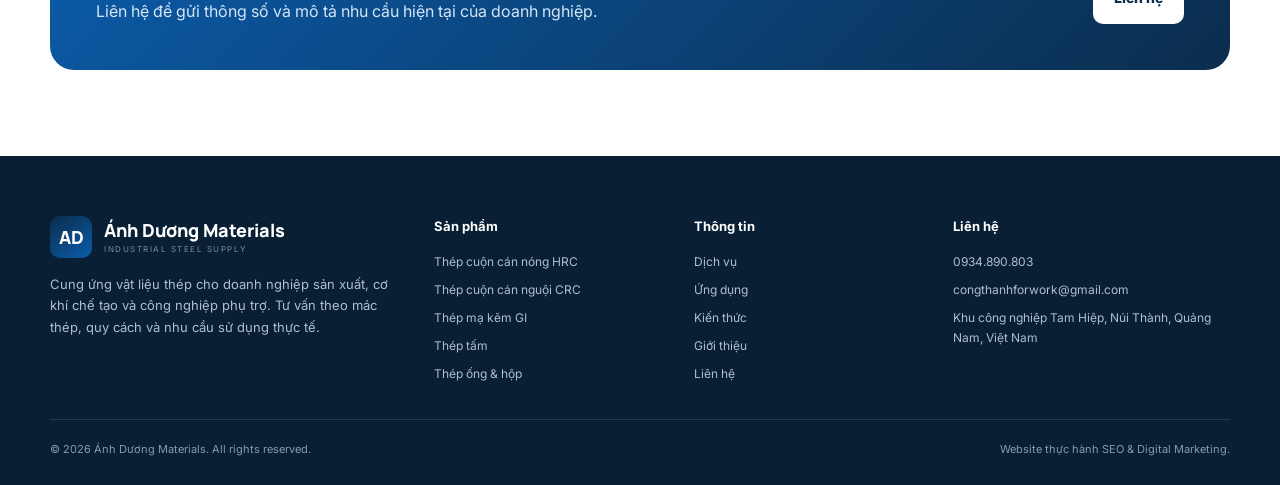
<file: gioi-thieu.html>
<!doctype html>
<html lang="vi">
<head>
  <meta charset="utf-8">
  <meta name="viewport" content="width=device-width, initial-scale=1">
  <title>Giới thiệu Ánh Dương Materials | Cung ứng thép B2B</title>
  <meta name="description" content="Giới thiệu Ánh Dương Materials và định hướng hỗ trợ doanh nghiệp trong nhu cầu vật liệu thép công nghiệp.">
  <link rel="canonical" href="https://thanhcuteee.github.io/anh-duong-materials/gioi-thieu.html">
  <meta property="og:type" content="website">
  <meta property="og:title" content="Giới thiệu Ánh Dương Materials | Cung ứng thép B2B">
  <meta property="og:description" content="Giới thiệu Ánh Dương Materials và định hướng hỗ trợ doanh nghiệp trong nhu cầu vật liệu thép công nghiệp.">
  <meta property="og:url" content="https://thanhcuteee.github.io/anh-duong-materials/gioi-thieu.html">
  <meta property="og:image" content="https://thanhcuteee.github.io/anh-duong-materials/images/anhbia.png">
  <link rel="preconnect" href="https://fonts.googleapis.com">
  <link rel="preconnect" href="https://fonts.gstatic.com" crossorigin>
  <link href="https://fonts.googleapis.com/css2?family=Inter:wght@400;500;600;700;800&family=Manrope:wght@600;700;800&display=swap" rel="stylesheet">
  <link rel="stylesheet" href="style.css">
  
</head>
<body>

<header class="site-header">
  <div class="container">
    <nav class="nav" aria-label="Điều hướng chính">
      <a class="brand" href="index.html" aria-label="Ánh Dương Materials - Trang chủ">
        <span class="brand-mark">AD</span>
        <span class="brand-copy"><strong>Ánh Dương Materials</strong><small>INDUSTRIAL STEEL SUPPLY</small></span>
      </a>
      <div class="menu"><a href="index.html" class="">Trang chủ</a>
<a href="san-pham.html" class="">Sản phẩm</a>
<a href="dich-vu.html" class="">Dịch vụ</a>
<a href="ung-dung.html" class="">Ứng dụng</a>
<a href="kien-thuc.html" class="">Kiến thức</a>
<a href="gioi-thieu.html" class="active">Giới thiệu</a>
<a href="lien-he.html" class="">Liên hệ</a></div>
      <a class="btn btn-primary nav-cta" href="lien-he.html#bao-gia">Nhận báo giá</a>
      <button class="mobile-toggle" type="button" aria-label="Mở menu" aria-expanded="false">☰</button>
    </nav>
  </div>
</header>
<main>

<section class="page-hero"><div class="container"><div class="breadcrumbs"><a href="index.html">Trang chủ</a> / Giới thiệu</div><span class="eyebrow">Ánh Dương Materials</span><h1>Đồng hành cùng nhu cầu vật liệu của doanh nghiệp</h1><p class="lead" style="margin-top:20px">Website được xây dựng theo định hướng cung ứng B2B: rõ sản phẩm, rõ yêu cầu kỹ thuật và thuận tiện cho việc gửi thông tin báo giá.</p></div></section>
<section class="section"><div class="container"><div class="page-hero-grid"><div><span class="eyebrow">Định hướng hoạt động</span><h2>Không chỉ liệt kê sản phẩm</h2><p style="margin-top:16px">Mục tiêu của Ánh Dương Materials là tiếp nhận đúng nhu cầu vật liệu và hỗ trợ doanh nghiệp trao đổi các thông tin cần thiết trước khi báo giá: mác thép, quy cách, sản lượng và tiến độ.</p><ul class="list-check"><li>Phục vụ khách hàng doanh nghiệp.</li><li>Tập trung vào thông tin kỹ thuật cần thiết cho mua hàng.</li><li>Minh bạch rằng khả năng cung ứng cần được kiểm tra theo từng yêu cầu.</li></ul></div><div class="page-hero-media"><img src="images/anhbia.png" alt="Ánh Dương Materials"></div></div></div></section>
<section class="section soft"><div class="container"><div class="grid grid-3"><div class="kpi"><strong>B2B</strong><span>Định hướng khách hàng doanh nghiệp</span></div><div class="kpi"><strong>5 nhóm</strong><span>HRC, CRC, GI, tấm, ống hộp</span></div><div class="kpi"><strong>1 đầu mối</strong><span>Tiếp nhận thông tin và yêu cầu báo giá</span></div></div></div></section>
<section class="section"><div class="container"><div class="cta"><div><h2>Trao đổi nhu cầu vật liệu</h2><p>Liên hệ để gửi thông số và mô tả nhu cầu hiện tại của doanh nghiệp.</p></div><div class="actions"><a class="btn btn-light" href="lien-he.html">Liên hệ</a></div></div></div></section>

</main>

<footer>
  <div class="container">
    <div class="footer-grid">
      <div class="footer-brand">
        <a class="brand" href="index.html">
          <span class="brand-mark">AD</span>
          <span class="brand-copy"><strong style="color:#fff">Ánh Dương Materials</strong><small>INDUSTRIAL STEEL SUPPLY</small></span>
        </a>
        <p>Cung ứng vật liệu thép cho doanh nghiệp sản xuất, cơ khí chế tạo và công nghiệp phụ trợ. Tư vấn theo mác thép, quy cách và nhu cầu sử dụng thực tế.</p>
      </div>
      <div>
        <h4>Sản phẩm</h4>
        <div class="footer-links">
          <a href="thep-cuon-can-nong-hrc.html">Thép cuộn cán nóng HRC</a>
          <a href="thep-cuon-can-nguoi-crc.html">Thép cuộn cán nguội CRC</a>
          <a href="thep-ma-kem-gi.html">Thép mạ kẽm GI</a>
          <a href="thep-tam.html">Thép tấm</a>
          <a href="thep-ong-hop.html">Thép ống & hộp</a>
        </div>
      </div>
      <div>
        <h4>Thông tin</h4>
        <div class="footer-links">
          <a href="dich-vu.html">Dịch vụ</a>
          <a href="ung-dung.html">Ứng dụng</a>
          <a href="kien-thuc.html">Kiến thức</a>
          <a href="gioi-thieu.html">Giới thiệu</a>
          <a href="lien-he.html">Liên hệ</a>
        </div>
      </div>
      <div>
        <h4>Liên hệ</h4>
        <div class="footer-links">
          <a href="tel:0934890803">0934.890.803</a>
          <a href="mailto:congthanhforwork@gmail.com">congthanhforwork@gmail.com</a>
          <span>Khu công nghiệp Tam Hiệp, Núi Thành, Quảng Nam, Việt Nam</span>
        </div>
      </div>
    </div>
    <div class="footer-bottom">
      <span>© 2026 Ánh Dương Materials. All rights reserved.</span>
      <span>Website thực hành SEO & Digital Marketing.</span>
    </div>
  </div>
</footer>
<script src="script.js"></script>
</body>
</html>
</file>
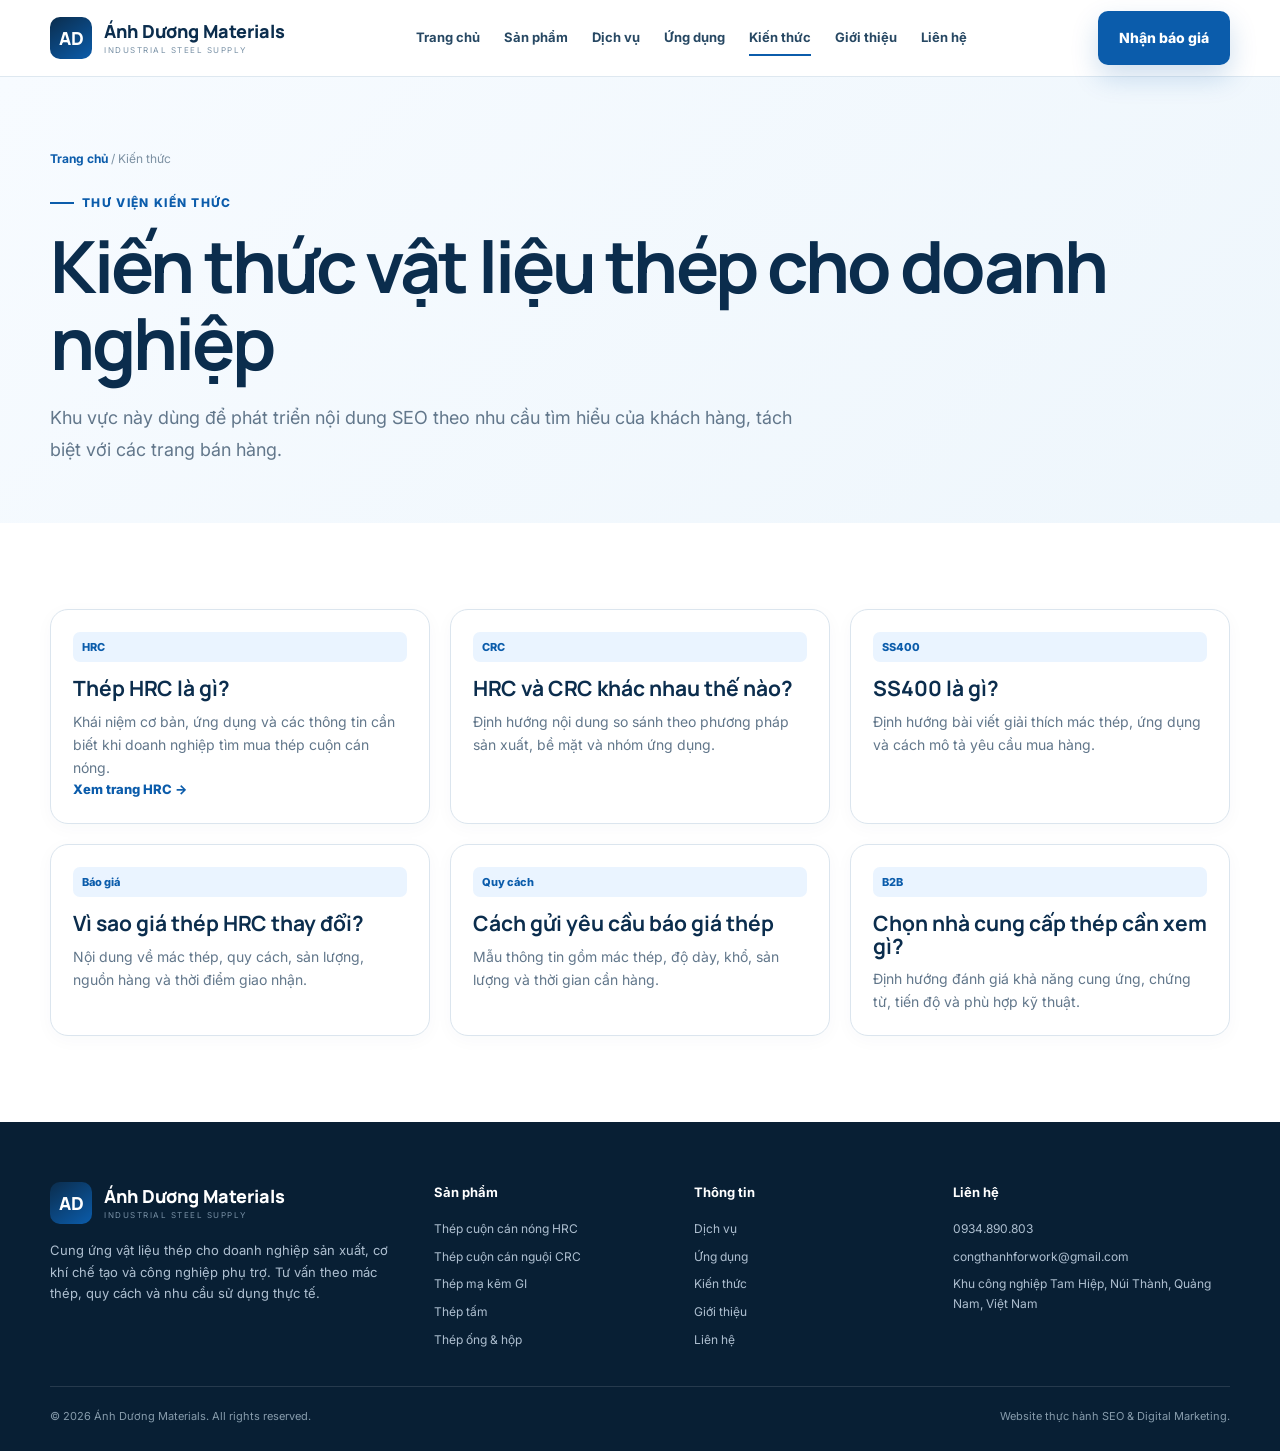
<file: kien-thuc.html>
<!doctype html>
<html lang="vi">
<head>
  <meta charset="utf-8">
  <meta name="viewport" content="width=device-width, initial-scale=1">
  <title>Kiến thức thép HRC, CRC, SS400 | Ánh Dương Materials</title>
  <meta name="description" content="Kiến thức về thép HRC, CRC, SS400, quy cách, báo giá và cách lựa chọn vật liệu cho doanh nghiệp sản xuất.">
  <link rel="canonical" href="https://thanhcuteee.github.io/anh-duong-materials/kien-thuc.html">
  <meta property="og:type" content="website">
  <meta property="og:title" content="Kiến thức thép HRC, CRC, SS400 | Ánh Dương Materials">
  <meta property="og:description" content="Kiến thức về thép HRC, CRC, SS400, quy cách, báo giá và cách lựa chọn vật liệu cho doanh nghiệp sản xuất.">
  <meta property="og:url" content="https://thanhcuteee.github.io/anh-duong-materials/kien-thuc.html">
  <meta property="og:image" content="https://thanhcuteee.github.io/anh-duong-materials/images/anhbia.png">
  <link rel="preconnect" href="https://fonts.googleapis.com">
  <link rel="preconnect" href="https://fonts.gstatic.com" crossorigin>
  <link href="https://fonts.googleapis.com/css2?family=Inter:wght@400;500;600;700;800&family=Manrope:wght@600;700;800&display=swap" rel="stylesheet">
  <link rel="stylesheet" href="style.css">
  
</head>
<body>

<header class="site-header">
  <div class="container">
    <nav class="nav" aria-label="Điều hướng chính">
      <a class="brand" href="index.html" aria-label="Ánh Dương Materials - Trang chủ">
        <span class="brand-mark">AD</span>
        <span class="brand-copy"><strong>Ánh Dương Materials</strong><small>INDUSTRIAL STEEL SUPPLY</small></span>
      </a>
      <div class="menu"><a href="index.html" class="">Trang chủ</a>
<a href="san-pham.html" class="">Sản phẩm</a>
<a href="dich-vu.html" class="">Dịch vụ</a>
<a href="ung-dung.html" class="">Ứng dụng</a>
<a href="kien-thuc.html" class="active">Kiến thức</a>
<a href="gioi-thieu.html" class="">Giới thiệu</a>
<a href="lien-he.html" class="">Liên hệ</a></div>
      <a class="btn btn-primary nav-cta" href="lien-he.html#bao-gia">Nhận báo giá</a>
      <button class="mobile-toggle" type="button" aria-label="Mở menu" aria-expanded="false">☰</button>
    </nav>
  </div>
</header>
<main>

<section class="page-hero"><div class="container"><div class="breadcrumbs"><a href="index.html">Trang chủ</a> / Kiến thức</div><span class="eyebrow">Thư viện kiến thức</span><h1>Kiến thức vật liệu thép cho doanh nghiệp</h1><p class="lead" style="margin-top:20px">Khu vực này dùng để phát triển nội dung SEO theo nhu cầu tìm hiểu của khách hàng, tách biệt với các trang bán hàng.</p></div></section>
<section class="section"><div class="container"><div class="grid grid-3">
<div class="card"><div class="card-body"><span class="tag">HRC</span><h3 style="margin-top:15px">Thép HRC là gì?</h3><p>Khái niệm cơ bản, ứng dụng và các thông tin cần biết khi doanh nghiệp tìm mua thép cuộn cán nóng.</p><a class="card-link" href="thep-cuon-can-nong-hrc.html">Xem trang HRC →</a></div></div>
<div class="card"><div class="card-body"><span class="tag">CRC</span><h3 style="margin-top:15px">HRC và CRC khác nhau thế nào?</h3><p>Định hướng nội dung so sánh theo phương pháp sản xuất, bề mặt và nhóm ứng dụng.</p></div></div>
<div class="card"><div class="card-body"><span class="tag">SS400</span><h3 style="margin-top:15px">SS400 là gì?</h3><p>Định hướng bài viết giải thích mác thép, ứng dụng và cách mô tả yêu cầu mua hàng.</p></div></div>
<div class="card"><div class="card-body"><span class="tag">Báo giá</span><h3 style="margin-top:15px">Vì sao giá thép HRC thay đổi?</h3><p>Nội dung về mác thép, quy cách, sản lượng, nguồn hàng và thời điểm giao nhận.</p></div></div>
<div class="card"><div class="card-body"><span class="tag">Quy cách</span><h3 style="margin-top:15px">Cách gửi yêu cầu báo giá thép</h3><p>Mẫu thông tin gồm mác thép, độ dày, khổ, sản lượng và thời gian cần hàng.</p></div></div>
<div class="card"><div class="card-body"><span class="tag">B2B</span><h3 style="margin-top:15px">Chọn nhà cung cấp thép cần xem gì?</h3><p>Định hướng đánh giá khả năng cung ứng, chứng từ, tiến độ và phù hợp kỹ thuật.</p></div></div>
</div></div></section>

</main>

<footer>
  <div class="container">
    <div class="footer-grid">
      <div class="footer-brand">
        <a class="brand" href="index.html">
          <span class="brand-mark">AD</span>
          <span class="brand-copy"><strong style="color:#fff">Ánh Dương Materials</strong><small>INDUSTRIAL STEEL SUPPLY</small></span>
        </a>
        <p>Cung ứng vật liệu thép cho doanh nghiệp sản xuất, cơ khí chế tạo và công nghiệp phụ trợ. Tư vấn theo mác thép, quy cách và nhu cầu sử dụng thực tế.</p>
      </div>
      <div>
        <h4>Sản phẩm</h4>
        <div class="footer-links">
          <a href="thep-cuon-can-nong-hrc.html">Thép cuộn cán nóng HRC</a>
          <a href="thep-cuon-can-nguoi-crc.html">Thép cuộn cán nguội CRC</a>
          <a href="thep-ma-kem-gi.html">Thép mạ kẽm GI</a>
          <a href="thep-tam.html">Thép tấm</a>
          <a href="thep-ong-hop.html">Thép ống & hộp</a>
        </div>
      </div>
      <div>
        <h4>Thông tin</h4>
        <div class="footer-links">
          <a href="dich-vu.html">Dịch vụ</a>
          <a href="ung-dung.html">Ứng dụng</a>
          <a href="kien-thuc.html">Kiến thức</a>
          <a href="gioi-thieu.html">Giới thiệu</a>
          <a href="lien-he.html">Liên hệ</a>
        </div>
      </div>
      <div>
        <h4>Liên hệ</h4>
        <div class="footer-links">
          <a href="tel:0934890803">0934.890.803</a>
          <a href="mailto:congthanhforwork@gmail.com">congthanhforwork@gmail.com</a>
          <span>Khu công nghiệp Tam Hiệp, Núi Thành, Quảng Nam, Việt Nam</span>
        </div>
      </div>
    </div>
    <div class="footer-bottom">
      <span>© 2026 Ánh Dương Materials. All rights reserved.</span>
      <span>Website thực hành SEO & Digital Marketing.</span>
    </div>
  </div>
</footer>
<script src="script.js"></script>
</body>
</html>
</file>
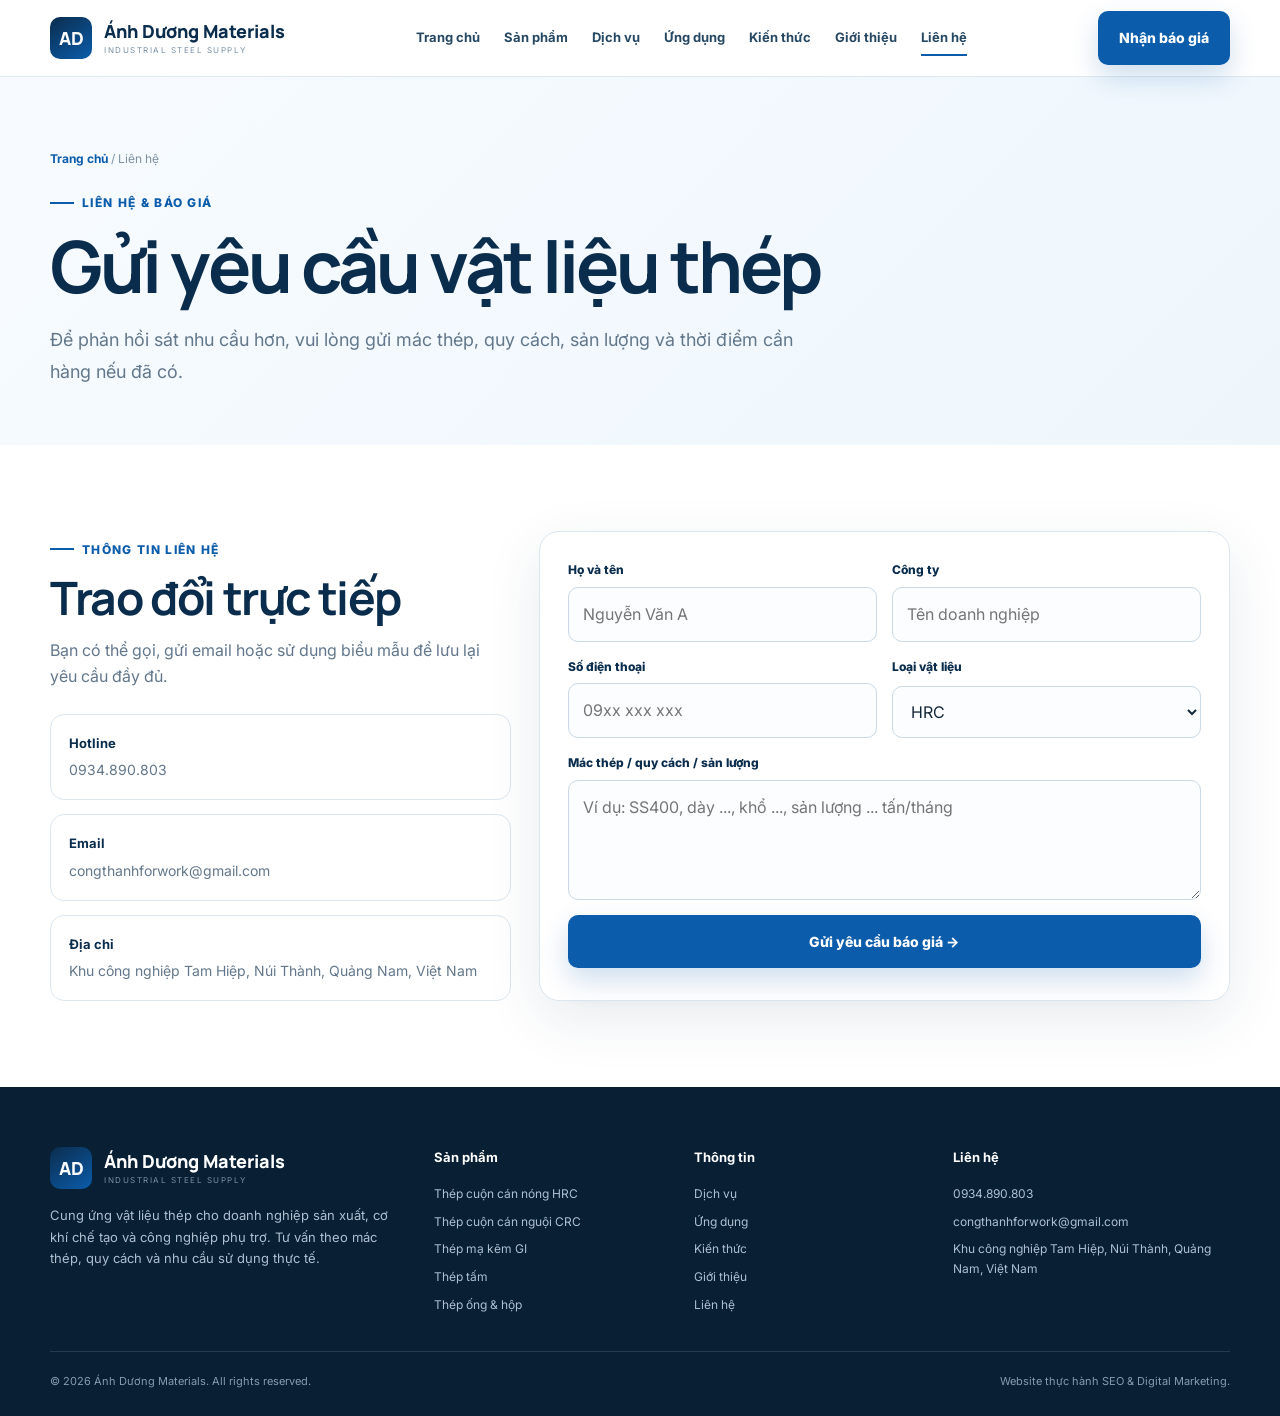
<file: lien-he.html>
<!doctype html>
<html lang="vi">
<head>
  <meta charset="utf-8">
  <meta name="viewport" content="width=device-width, initial-scale=1">
  <title>Liên hệ &amp; yêu cầu báo giá thép | Ánh Dương Materials</title>
  <meta name="description" content="Liên hệ Ánh Dương Materials để gửi yêu cầu HRC, CRC, GI, thép tấm, ống hộp và nhận tư vấn theo quy cách, sản lượng.">
  <link rel="canonical" href="https://thanhcuteee.github.io/anh-duong-materials/lien-he.html">
  <meta property="og:type" content="website">
  <meta property="og:title" content="Liên hệ &amp; yêu cầu báo giá thép | Ánh Dương Materials">
  <meta property="og:description" content="Liên hệ Ánh Dương Materials để gửi yêu cầu HRC, CRC, GI, thép tấm, ống hộp và nhận tư vấn theo quy cách, sản lượng.">
  <meta property="og:url" content="https://thanhcuteee.github.io/anh-duong-materials/lien-he.html">
  <meta property="og:image" content="https://thanhcuteee.github.io/anh-duong-materials/images/anhbia.png">
  <link rel="preconnect" href="https://fonts.googleapis.com">
  <link rel="preconnect" href="https://fonts.gstatic.com" crossorigin>
  <link href="https://fonts.googleapis.com/css2?family=Inter:wght@400;500;600;700;800&family=Manrope:wght@600;700;800&display=swap" rel="stylesheet">
  <link rel="stylesheet" href="style.css">
  
</head>
<body>

<header class="site-header">
  <div class="container">
    <nav class="nav" aria-label="Điều hướng chính">
      <a class="brand" href="index.html" aria-label="Ánh Dương Materials - Trang chủ">
        <span class="brand-mark">AD</span>
        <span class="brand-copy"><strong>Ánh Dương Materials</strong><small>INDUSTRIAL STEEL SUPPLY</small></span>
      </a>
      <div class="menu"><a href="index.html" class="">Trang chủ</a>
<a href="san-pham.html" class="">Sản phẩm</a>
<a href="dich-vu.html" class="">Dịch vụ</a>
<a href="ung-dung.html" class="">Ứng dụng</a>
<a href="kien-thuc.html" class="">Kiến thức</a>
<a href="gioi-thieu.html" class="">Giới thiệu</a>
<a href="lien-he.html" class="active">Liên hệ</a></div>
      <a class="btn btn-primary nav-cta" href="lien-he.html#bao-gia">Nhận báo giá</a>
      <button class="mobile-toggle" type="button" aria-label="Mở menu" aria-expanded="false">☰</button>
    </nav>
  </div>
</header>
<main>

<section class="page-hero"><div class="container"><div class="breadcrumbs"><a href="index.html">Trang chủ</a> / Liên hệ</div><span class="eyebrow">Liên hệ & báo giá</span><h1>Gửi yêu cầu vật liệu thép</h1><p class="lead" style="margin-top:20px">Để phản hồi sát nhu cầu hơn, vui lòng gửi mác thép, quy cách, sản lượng và thời điểm cần hàng nếu đã có.</p></div></section>
<section class="section" id="bao-gia"><div class="container"><div class="contact-layout">
<div>
  <span class="eyebrow">Thông tin liên hệ</span><h2>Trao đổi trực tiếp</h2>
  <p style="margin-top:14px">Bạn có thể gọi, gửi email hoặc sử dụng biểu mẫu để lưu lại yêu cầu đầy đủ.</p>
  <div class="contact-list">
    <div class="contact-item"><strong>Hotline</strong><a href="tel:0934890803">0934.890.803</a></div>
    <div class="contact-item"><strong>Email</strong><a href="mailto:congthanhforwork@gmail.com">congthanhforwork@gmail.com</a></div>
    <div class="contact-item"><strong>Địa chỉ</strong><span>Khu công nghiệp Tam Hiệp, Núi Thành, Quảng Nam, Việt Nam</span></div>
  </div>
</div>
<div class="form-card">
  <form name="bao-gia" method="POST" data-netlify="true" action="cam-on.html">
    <input type="hidden" name="form-name" value="bao-gia">
    <div class="form-grid">
      <div class="field"><label for="name">Họ và tên</label><input id="name" name="ho-ten" required placeholder="Nguyễn Văn A"></div>
      <div class="field"><label for="company">Công ty</label><input id="company" name="cong-ty" required placeholder="Tên doanh nghiệp"></div>
      <div class="field"><label for="phone">Số điện thoại</label><input id="phone" name="so-dien-thoai" required type="tel" placeholder="09xx xxx xxx"></div>
      <div class="field"><label for="product">Loại vật liệu</label><select id="product" name="loai-vat-lieu"><option>HRC</option><option>CRC</option><option>GI / Mạ kẽm</option><option>Thép tấm</option><option>Thép ống / hộp</option><option>Khác</option></select></div>
      <div class="field full"><label for="spec">Mác thép / quy cách / sản lượng</label><textarea id="spec" name="yeu-cau" placeholder="Ví dụ: SS400, dày ..., khổ ..., sản lượng ... tấn/tháng"></textarea></div>
      <div class="field full"><button class="btn btn-primary" type="submit">Gửi yêu cầu báo giá →</button></div>
    </div>
  </form>
</div>
</div></div></section>

</main>

<footer>
  <div class="container">
    <div class="footer-grid">
      <div class="footer-brand">
        <a class="brand" href="index.html">
          <span class="brand-mark">AD</span>
          <span class="brand-copy"><strong style="color:#fff">Ánh Dương Materials</strong><small>INDUSTRIAL STEEL SUPPLY</small></span>
        </a>
        <p>Cung ứng vật liệu thép cho doanh nghiệp sản xuất, cơ khí chế tạo và công nghiệp phụ trợ. Tư vấn theo mác thép, quy cách và nhu cầu sử dụng thực tế.</p>
      </div>
      <div>
        <h4>Sản phẩm</h4>
        <div class="footer-links">
          <a href="thep-cuon-can-nong-hrc.html">Thép cuộn cán nóng HRC</a>
          <a href="thep-cuon-can-nguoi-crc.html">Thép cuộn cán nguội CRC</a>
          <a href="thep-ma-kem-gi.html">Thép mạ kẽm GI</a>
          <a href="thep-tam.html">Thép tấm</a>
          <a href="thep-ong-hop.html">Thép ống & hộp</a>
        </div>
      </div>
      <div>
        <h4>Thông tin</h4>
        <div class="footer-links">
          <a href="dich-vu.html">Dịch vụ</a>
          <a href="ung-dung.html">Ứng dụng</a>
          <a href="kien-thuc.html">Kiến thức</a>
          <a href="gioi-thieu.html">Giới thiệu</a>
          <a href="lien-he.html">Liên hệ</a>
        </div>
      </div>
      <div>
        <h4>Liên hệ</h4>
        <div class="footer-links">
          <a href="tel:0934890803">0934.890.803</a>
          <a href="mailto:congthanhforwork@gmail.com">congthanhforwork@gmail.com</a>
          <span>Khu công nghiệp Tam Hiệp, Núi Thành, Quảng Nam, Việt Nam</span>
        </div>
      </div>
    </div>
    <div class="footer-bottom">
      <span>© 2026 Ánh Dương Materials. All rights reserved.</span>
      <span>Website thực hành SEO & Digital Marketing.</span>
    </div>
  </div>
</footer>
<script src="script.js"></script>
</body>
</html>
</file>
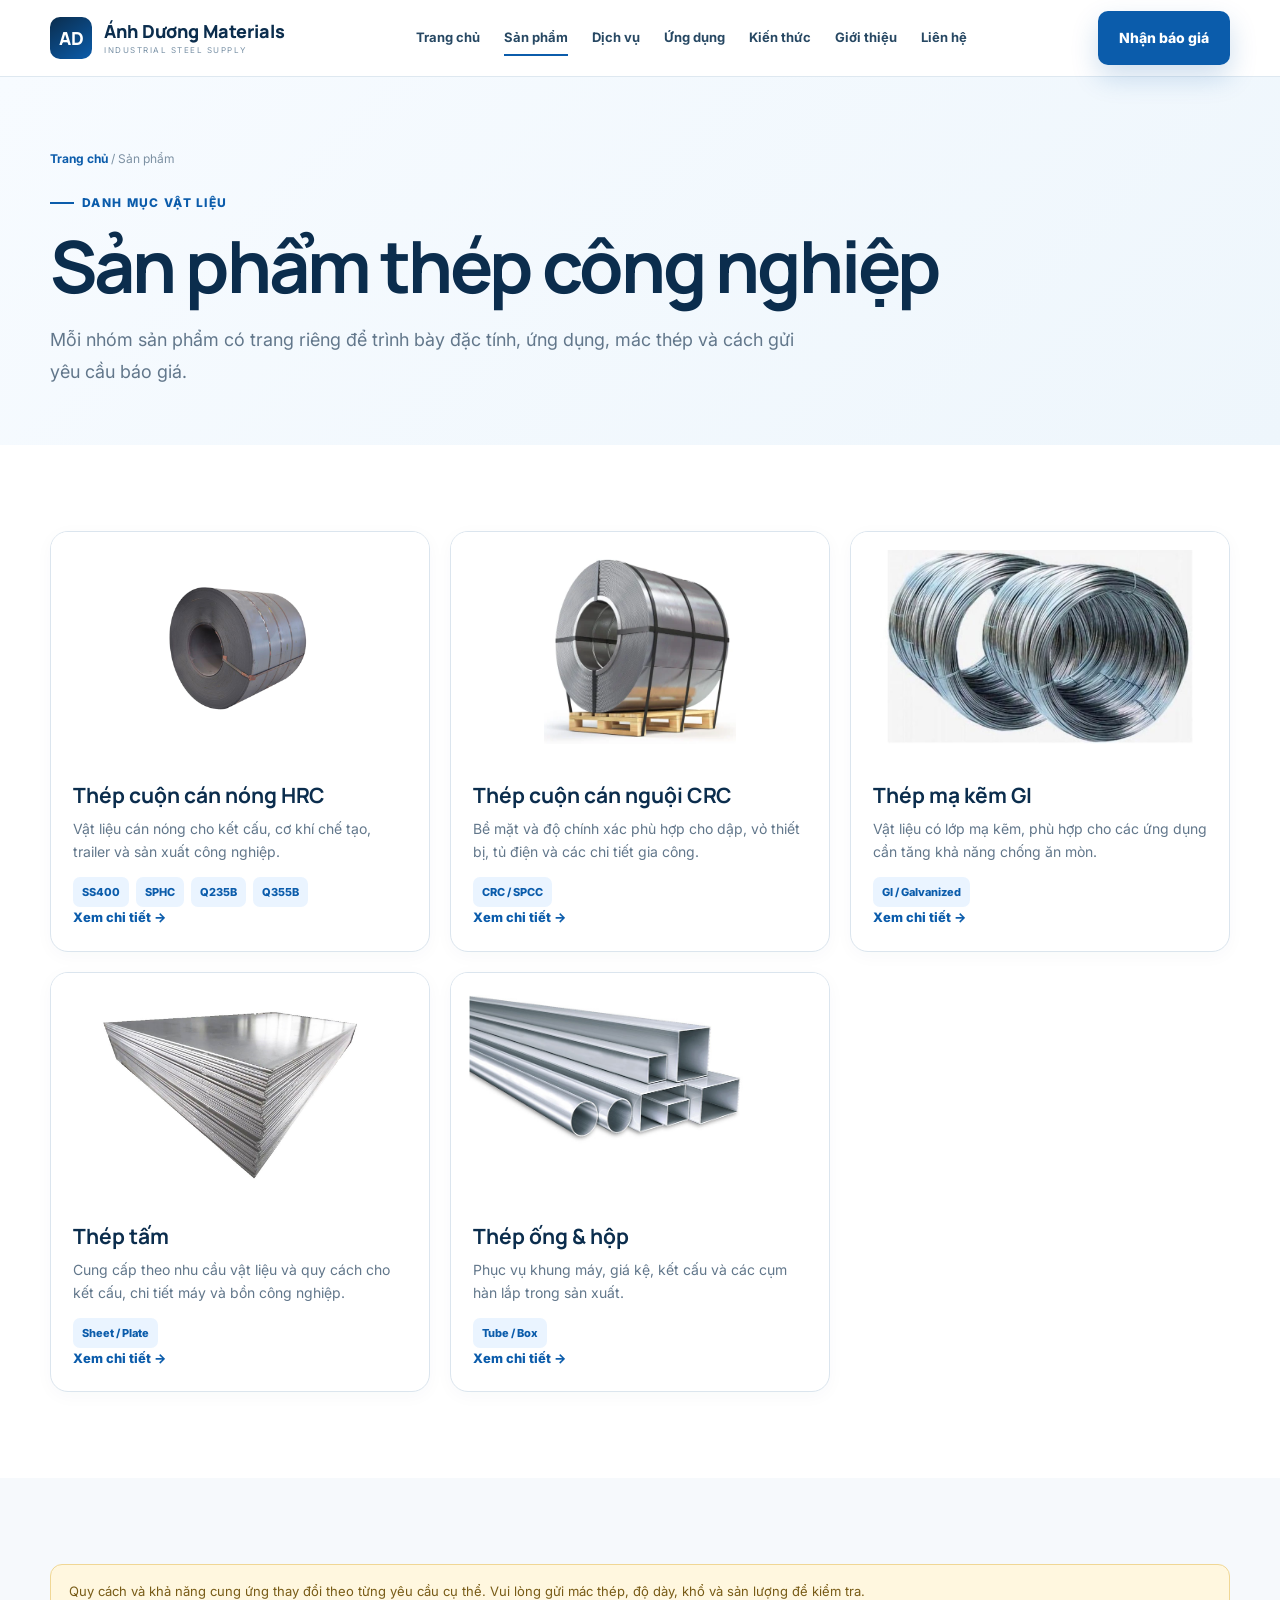
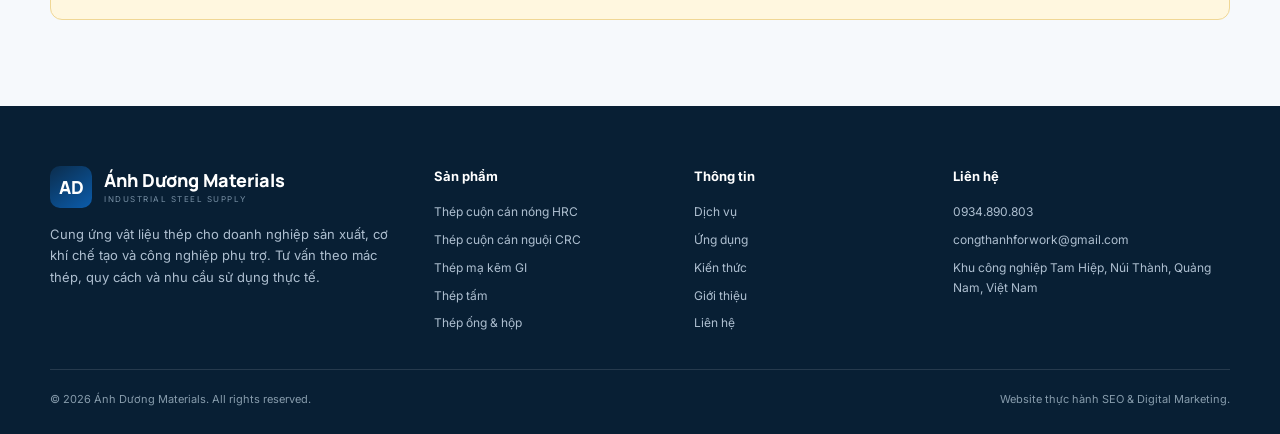
<file: san-pham.html>
<!doctype html>
<html lang="vi">
<head>
  <meta charset="utf-8">
  <meta name="viewport" content="width=device-width, initial-scale=1">
  <title>Sản phẩm thép công nghiệp | Ánh Dương Materials</title>
  <meta name="description" content="HRC, CRC, GI, thép tấm và thép ống hộp cho doanh nghiệp sản xuất và cơ khí chế tạo.">
  <link rel="canonical" href="https://thanhcuteee.github.io/anh-duong-materials/san-pham.html">
  <meta property="og:type" content="website">
  <meta property="og:title" content="Sản phẩm thép công nghiệp | Ánh Dương Materials">
  <meta property="og:description" content="HRC, CRC, GI, thép tấm và thép ống hộp cho doanh nghiệp sản xuất và cơ khí chế tạo.">
  <meta property="og:url" content="https://thanhcuteee.github.io/anh-duong-materials/san-pham.html">
  <meta property="og:image" content="https://thanhcuteee.github.io/anh-duong-materials/images/anhbia.png">
  <link rel="preconnect" href="https://fonts.googleapis.com">
  <link rel="preconnect" href="https://fonts.gstatic.com" crossorigin>
  <link href="https://fonts.googleapis.com/css2?family=Inter:wght@400;500;600;700;800&family=Manrope:wght@600;700;800&display=swap" rel="stylesheet">
  <link rel="stylesheet" href="style.css">
  
</head>
<body>

<header class="site-header">
  <div class="container">
    <nav class="nav" aria-label="Điều hướng chính">
      <a class="brand" href="index.html" aria-label="Ánh Dương Materials - Trang chủ">
        <span class="brand-mark">AD</span>
        <span class="brand-copy"><strong>Ánh Dương Materials</strong><small>INDUSTRIAL STEEL SUPPLY</small></span>
      </a>
      <div class="menu"><a href="index.html" class="">Trang chủ</a>
<a href="san-pham.html" class="active">Sản phẩm</a>
<a href="dich-vu.html" class="">Dịch vụ</a>
<a href="ung-dung.html" class="">Ứng dụng</a>
<a href="kien-thuc.html" class="">Kiến thức</a>
<a href="gioi-thieu.html" class="">Giới thiệu</a>
<a href="lien-he.html" class="">Liên hệ</a></div>
      <a class="btn btn-primary nav-cta" href="lien-he.html#bao-gia">Nhận báo giá</a>
      <button class="mobile-toggle" type="button" aria-label="Mở menu" aria-expanded="false">☰</button>
    </nav>
  </div>
</header>
<main>

<section class="page-hero">
  <div class="container">
    <div class="breadcrumbs"><a href="index.html">Trang chủ</a> / Sản phẩm</div>
    <span class="eyebrow">Danh mục vật liệu</span>
    <h1>Sản phẩm thép công nghiệp</h1>
    <p class="lead" style="margin-top:20px">Mỗi nhóm sản phẩm có trang riêng để trình bày đặc tính, ứng dụng, mác thép và cách gửi yêu cầu báo giá.</p>
  </div>
</section>
<section class="section">
  <div class="container">
    <div class="grid grid-3"><article class="card">
      <a class="card-media" href="thep-cuon-can-nong-hrc.html"><img src="images/hrc.png" alt="Thép cuộn cán nóng HRC" loading="lazy"></a>
      <div class="card-body">
        <h3><a href="thep-cuon-can-nong-hrc.html">Thép cuộn cán nóng HRC</a></h3>
        <p>Vật liệu cán nóng cho kết cấu, cơ khí chế tạo, trailer và sản xuất công nghiệp.</p>
        <div class="tag-row"><span class="tag">SS400</span><span class="tag">SPHC</span><span class="tag">Q235B</span><span class="tag">Q355B</span></div>
        <a class="card-link" href="thep-cuon-can-nong-hrc.html">Xem chi tiết →</a>
      </div>
    </article>
<article class="card">
      <a class="card-media" href="thep-cuon-can-nguoi-crc.html"><img src="images/crc.jpg" alt="Thép cuộn cán nguội CRC" loading="lazy"></a>
      <div class="card-body">
        <h3><a href="thep-cuon-can-nguoi-crc.html">Thép cuộn cán nguội CRC</a></h3>
        <p>Bề mặt và độ chính xác phù hợp cho dập, vỏ thiết bị, tủ điện và các chi tiết gia công.</p>
        <div class="tag-row"><span class="tag">CRC / SPCC</span></div>
        <a class="card-link" href="thep-cuon-can-nguoi-crc.html">Xem chi tiết →</a>
      </div>
    </article>
<article class="card">
      <a class="card-media" href="thep-ma-kem-gi.html"><img src="images/thepmakem.jpg" alt="Thép mạ kẽm GI" loading="lazy"></a>
      <div class="card-body">
        <h3><a href="thep-ma-kem-gi.html">Thép mạ kẽm GI</a></h3>
        <p>Vật liệu có lớp mạ kẽm, phù hợp cho các ứng dụng cần tăng khả năng chống ăn mòn.</p>
        <div class="tag-row"><span class="tag">GI / Galvanized</span></div>
        <a class="card-link" href="thep-ma-kem-gi.html">Xem chi tiết →</a>
      </div>
    </article>
<article class="card">
      <a class="card-media" href="thep-tam.html"><img src="images/theptam.jpg" alt="Thép tấm" loading="lazy"></a>
      <div class="card-body">
        <h3><a href="thep-tam.html">Thép tấm</a></h3>
        <p>Cung cấp theo nhu cầu vật liệu và quy cách cho kết cấu, chi tiết máy và bồn công nghiệp.</p>
        <div class="tag-row"><span class="tag">Sheet / Plate</span></div>
        <a class="card-link" href="thep-tam.html">Xem chi tiết →</a>
      </div>
    </article>
<article class="card">
      <a class="card-media" href="thep-ong-hop.html"><img src="images/theponghop.jpg" alt="Thép ống & hộp" loading="lazy"></a>
      <div class="card-body">
        <h3><a href="thep-ong-hop.html">Thép ống & hộp</a></h3>
        <p>Phục vụ khung máy, giá kệ, kết cấu và các cụm hàn lắp trong sản xuất.</p>
        <div class="tag-row"><span class="tag">Tube / Box</span></div>
        <a class="card-link" href="thep-ong-hop.html">Xem chi tiết →</a>
      </div>
    </article></div>
  </div>
</section>
<section class="section soft">
  <div class="container"><div class="notice">Quy cách và khả năng cung ứng thay đổi theo từng yêu cầu cụ thể. Vui lòng gửi mác thép, độ dày, khổ và sản lượng để kiểm tra.</div></div>
</section>

</main>

<footer>
  <div class="container">
    <div class="footer-grid">
      <div class="footer-brand">
        <a class="brand" href="index.html">
          <span class="brand-mark">AD</span>
          <span class="brand-copy"><strong style="color:#fff">Ánh Dương Materials</strong><small>INDUSTRIAL STEEL SUPPLY</small></span>
        </a>
        <p>Cung ứng vật liệu thép cho doanh nghiệp sản xuất, cơ khí chế tạo và công nghiệp phụ trợ. Tư vấn theo mác thép, quy cách và nhu cầu sử dụng thực tế.</p>
      </div>
      <div>
        <h4>Sản phẩm</h4>
        <div class="footer-links">
          <a href="thep-cuon-can-nong-hrc.html">Thép cuộn cán nóng HRC</a>
          <a href="thep-cuon-can-nguoi-crc.html">Thép cuộn cán nguội CRC</a>
          <a href="thep-ma-kem-gi.html">Thép mạ kẽm GI</a>
          <a href="thep-tam.html">Thép tấm</a>
          <a href="thep-ong-hop.html">Thép ống & hộp</a>
        </div>
      </div>
      <div>
        <h4>Thông tin</h4>
        <div class="footer-links">
          <a href="dich-vu.html">Dịch vụ</a>
          <a href="ung-dung.html">Ứng dụng</a>
          <a href="kien-thuc.html">Kiến thức</a>
          <a href="gioi-thieu.html">Giới thiệu</a>
          <a href="lien-he.html">Liên hệ</a>
        </div>
      </div>
      <div>
        <h4>Liên hệ</h4>
        <div class="footer-links">
          <a href="tel:0934890803">0934.890.803</a>
          <a href="mailto:congthanhforwork@gmail.com">congthanhforwork@gmail.com</a>
          <span>Khu công nghiệp Tam Hiệp, Núi Thành, Quảng Nam, Việt Nam</span>
        </div>
      </div>
    </div>
    <div class="footer-bottom">
      <span>© 2026 Ánh Dương Materials. All rights reserved.</span>
      <span>Website thực hành SEO & Digital Marketing.</span>
    </div>
  </div>
</footer>
<script src="script.js"></script>
</body>
</html>
</file>
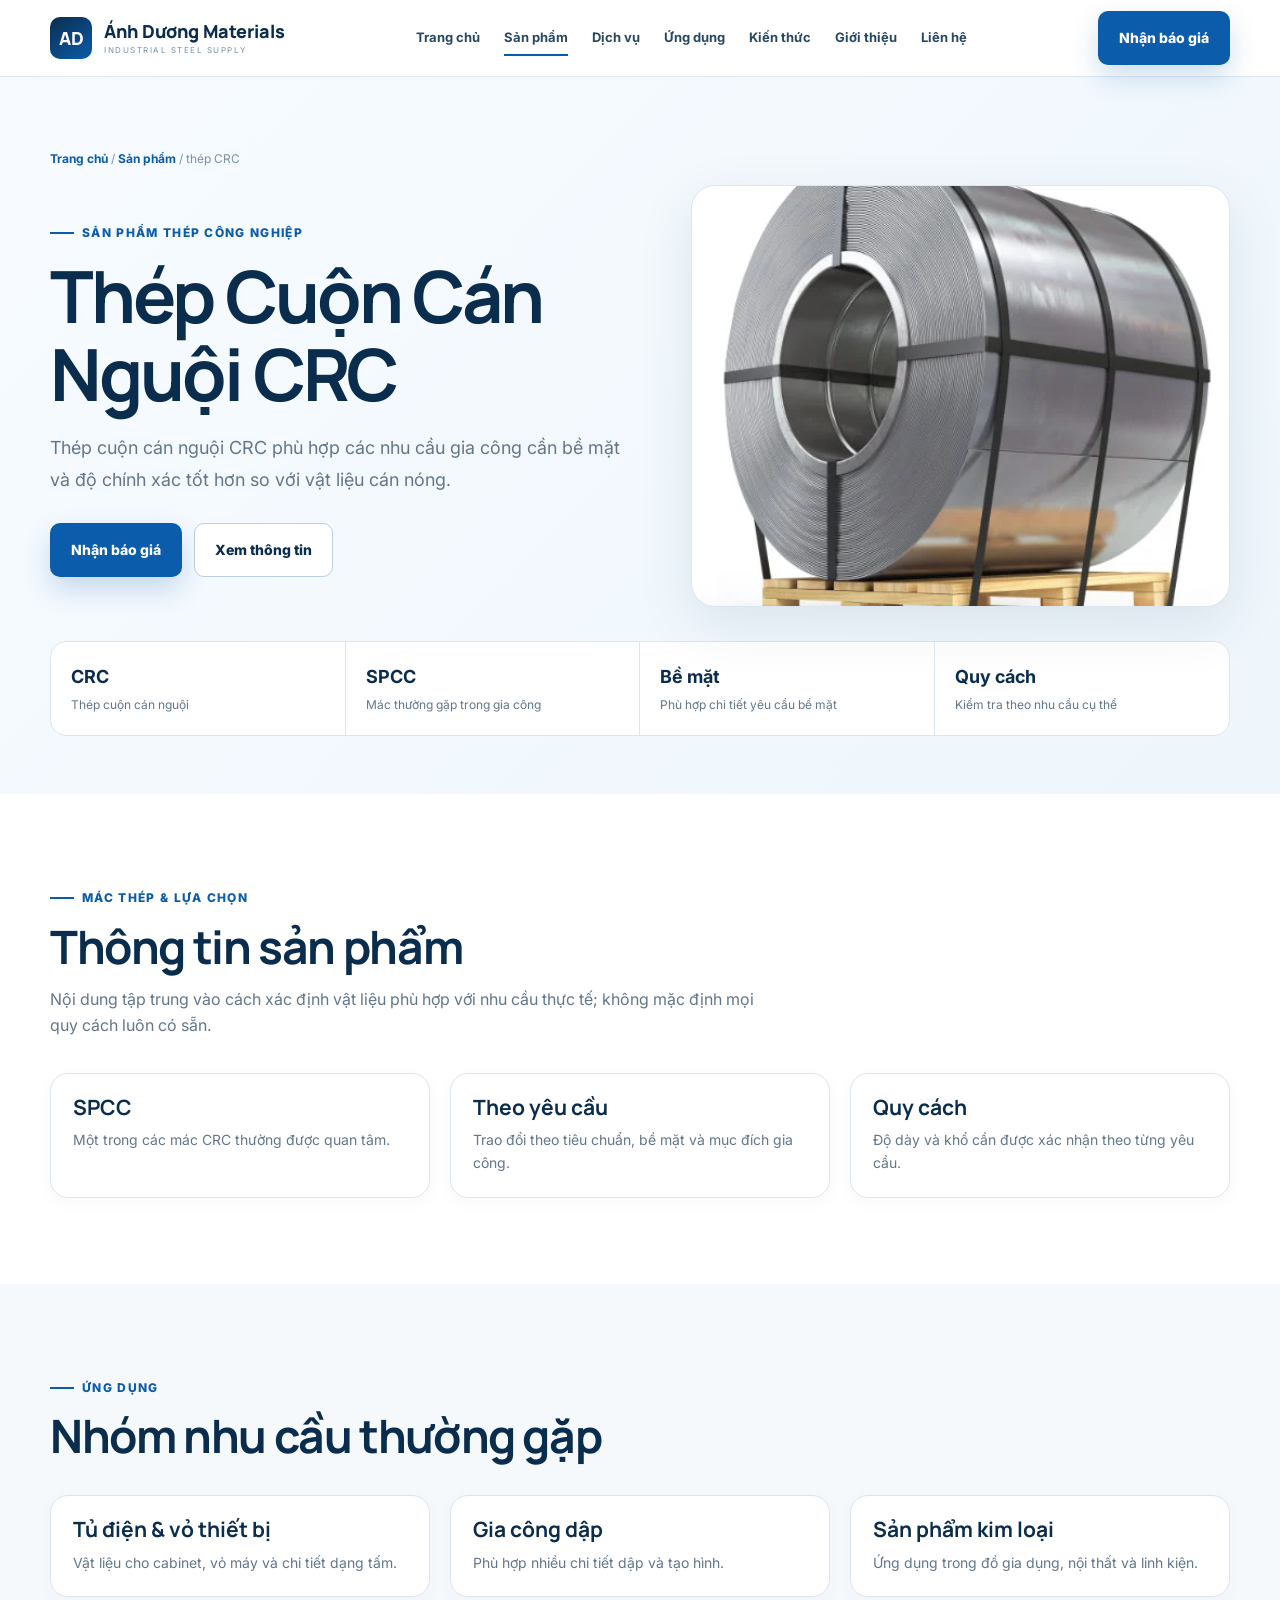
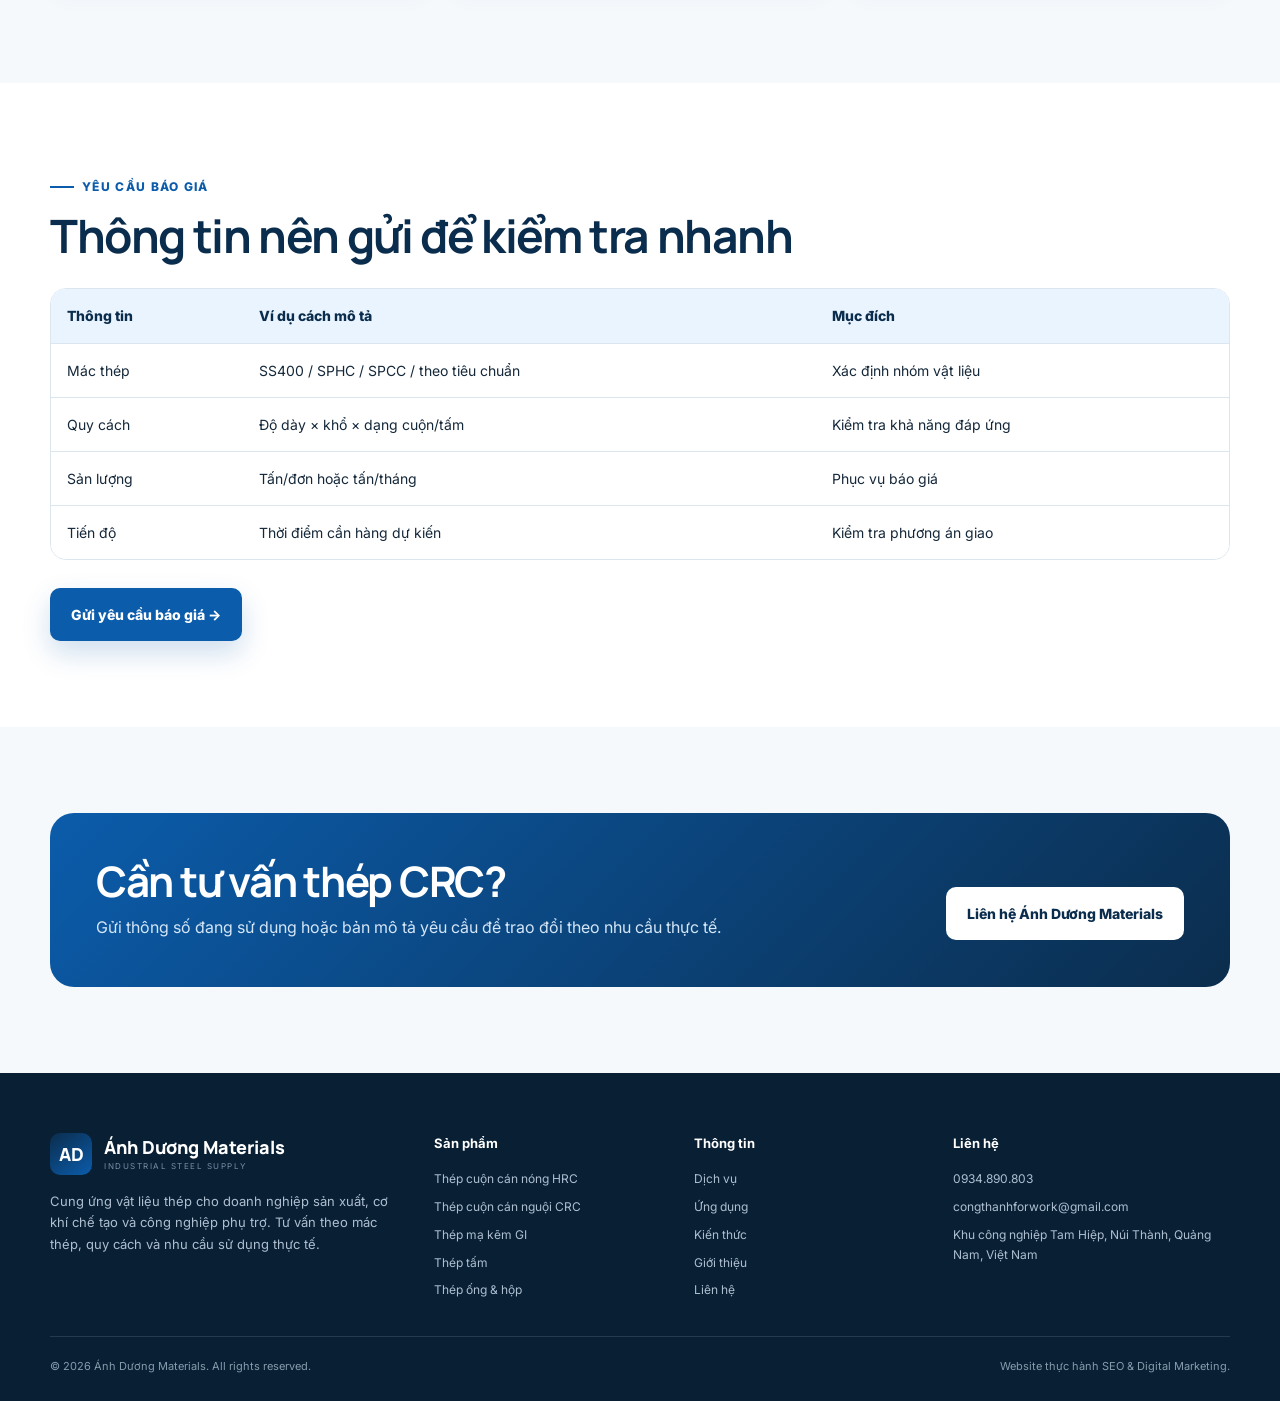
<file: thep-cuon-can-nguoi-crc.html>
<!doctype html>
<html lang="vi">
<head>
  <meta charset="utf-8">
  <meta name="viewport" content="width=device-width, initial-scale=1">
  <title>Thép Cuộn Cán Nguội CRC | Ánh Dương Materials</title>
  <meta name="description" content="Cung cấp thép cuộn cán nguội CRC cho doanh nghiệp sản xuất, gia công dập, vỏ thiết bị và tủ điện. Hỗ trợ kiểm tra quy cách và báo giá.">
  <link rel="canonical" href="https://thanhcuteee.github.io/anh-duong-materials/thep-cuon-can-nguoi-crc.html">
  <meta property="og:type" content="website">
  <meta property="og:title" content="Thép Cuộn Cán Nguội CRC | Ánh Dương Materials">
  <meta property="og:description" content="Cung cấp thép cuộn cán nguội CRC cho doanh nghiệp sản xuất, gia công dập, vỏ thiết bị và tủ điện. Hỗ trợ kiểm tra quy cách và báo giá.">
  <meta property="og:url" content="https://thanhcuteee.github.io/anh-duong-materials/thep-cuon-can-nguoi-crc.html">
  <meta property="og:image" content="https://thanhcuteee.github.io/anh-duong-materials/images/anhbia.png">
  <link rel="preconnect" href="https://fonts.googleapis.com">
  <link rel="preconnect" href="https://fonts.gstatic.com" crossorigin>
  <link href="https://fonts.googleapis.com/css2?family=Inter:wght@400;500;600;700;800&family=Manrope:wght@600;700;800&display=swap" rel="stylesheet">
  <link rel="stylesheet" href="style.css">
  <script type="application/ld+json">
{"@context": "https://schema.org", "@type": "Product", "name": "Thép Cuộn Cán Nguội CRC", "description": "Cung cấp thép cuộn cán nguội CRC cho doanh nghiệp sản xuất, gia công dập, vỏ thiết bị và tủ điện. Hỗ trợ kiểm tra quy cách và báo giá.", "brand": {"@type": "Brand", "name": "Ánh Dương Materials"}, "image": "https://thanhcuteee.github.io/anh-duong-materials/images/crc.jpg"}
</script>
</head>
<body>

<header class="site-header">
  <div class="container">
    <nav class="nav" aria-label="Điều hướng chính">
      <a class="brand" href="index.html" aria-label="Ánh Dương Materials - Trang chủ">
        <span class="brand-mark">AD</span>
        <span class="brand-copy"><strong>Ánh Dương Materials</strong><small>INDUSTRIAL STEEL SUPPLY</small></span>
      </a>
      <div class="menu"><a href="index.html" class="">Trang chủ</a>
<a href="san-pham.html" class="active">Sản phẩm</a>
<a href="dich-vu.html" class="">Dịch vụ</a>
<a href="ung-dung.html" class="">Ứng dụng</a>
<a href="kien-thuc.html" class="">Kiến thức</a>
<a href="gioi-thieu.html" class="">Giới thiệu</a>
<a href="lien-he.html" class="">Liên hệ</a></div>
      <a class="btn btn-primary nav-cta" href="lien-he.html#bao-gia">Nhận báo giá</a>
      <button class="mobile-toggle" type="button" aria-label="Mở menu" aria-expanded="false">☰</button>
    </nav>
  </div>
</header>
<main>

<section class="page-hero">
  <div class="container">
    <div class="breadcrumbs"><a href="index.html">Trang chủ</a> / <a href="san-pham.html">Sản phẩm</a> / thép CRC</div>
    <div class="page-hero-grid">
      <div>
        <span class="eyebrow">Sản phẩm thép công nghiệp</span>
        <h1>Thép Cuộn Cán Nguội CRC</h1>
        <p class="lead" style="margin-top:20px">Thép cuộn cán nguội CRC phù hợp các nhu cầu gia công cần bề mặt và độ chính xác tốt hơn so với vật liệu cán nóng.</p>
        <div class="actions">
          <a class="btn btn-primary" href="lien-he.html#bao-gia">Nhận báo giá</a>
          <a class="btn btn-outline" href="#thong-tin">Xem thông tin</a>
        </div>
      </div>
      <div class="page-hero-media"><img src="images/crc.jpg" alt="Thép Cuộn Cán Nguội CRC"></div>
    </div>
    <div class="spec-strip"><div class="spec-item"><strong>CRC</strong><span>Thép cuộn cán nguội</span></div><div class="spec-item"><strong>SPCC</strong><span>Mác thường gặp trong gia công</span></div><div class="spec-item"><strong>Bề mặt</strong><span>Phù hợp chi tiết yêu cầu bề mặt</span></div><div class="spec-item"><strong>Quy cách</strong><span>Kiểm tra theo nhu cầu cụ thể</span></div></div>
  </div>
</section>
<section class="section" id="thong-tin">
  <div class="container">
    <div class="section-head"><div class="copy"><span class="eyebrow">Mác thép & lựa chọn</span><h2>Thông tin sản phẩm</h2><p>Nội dung tập trung vào cách xác định vật liệu phù hợp với nhu cầu thực tế; không mặc định mọi quy cách luôn có sẵn.</p></div></div>
    <div class="grid grid-3"><div class="card"><div class="card-body"><h3>SPCC</h3><p>Một trong các mác CRC thường được quan tâm.</p></div></div><div class="card"><div class="card-body"><h3>Theo yêu cầu</h3><p>Trao đổi theo tiêu chuẩn, bề mặt và mục đích gia công.</p></div></div><div class="card"><div class="card-body"><h3>Quy cách</h3><p>Độ dày và khổ cần được xác nhận theo từng yêu cầu.</p></div></div></div>
  </div>
</section>
<section class="section soft">
  <div class="container">
    <div class="section-head"><div class="copy"><span class="eyebrow">Ứng dụng</span><h2>Nhóm nhu cầu thường gặp</h2></div></div>
    <div class="grid grid-3"><div class="card"><div class="card-body"><h3>Tủ điện & vỏ thiết bị</h3><p>Vật liệu cho cabinet, vỏ máy và chi tiết dạng tấm.</p></div></div><div class="card"><div class="card-body"><h3>Gia công dập</h3><p>Phù hợp nhiều chi tiết dập và tạo hình.</p></div></div><div class="card"><div class="card-body"><h3>Sản phẩm kim loại</h3><p>Ứng dụng trong đồ gia dụng, nội thất và linh kiện.</p></div></div></div>
  </div>
</section>
<section class="section">
  <div class="container">
    <span class="eyebrow">Yêu cầu báo giá</span>
    <h2>Thông tin nên gửi để kiểm tra nhanh</h2>
    <div class="table-wrap">
      <table>
        <thead><tr><th>Thông tin</th><th>Ví dụ cách mô tả</th><th>Mục đích</th></tr></thead>
        <tbody>
          <tr><td>Mác thép</td><td>SS400 / SPHC / SPCC / theo tiêu chuẩn</td><td>Xác định nhóm vật liệu</td></tr>
          <tr><td>Quy cách</td><td>Độ dày × khổ × dạng cuộn/tấm</td><td>Kiểm tra khả năng đáp ứng</td></tr>
          <tr><td>Sản lượng</td><td>Tấn/đơn hoặc tấn/tháng</td><td>Phục vụ báo giá</td></tr>
          <tr><td>Tiến độ</td><td>Thời điểm cần hàng dự kiến</td><td>Kiểm tra phương án giao</td></tr>
        </tbody>
      </table>
    </div>
    <div class="actions"><a class="btn btn-primary" href="lien-he.html#bao-gia">Gửi yêu cầu báo giá →</a></div>
  </div>
</section>
<section class="section soft"><div class="container"><div class="cta"><div><h2>Cần tư vấn thép CRC?</h2><p>Gửi thông số đang sử dụng hoặc bản mô tả yêu cầu để trao đổi theo nhu cầu thực tế.</p></div><div class="actions"><a class="btn btn-light" href="lien-he.html">Liên hệ Ánh Dương Materials</a></div></div></div></section>

</main>

<footer>
  <div class="container">
    <div class="footer-grid">
      <div class="footer-brand">
        <a class="brand" href="index.html">
          <span class="brand-mark">AD</span>
          <span class="brand-copy"><strong style="color:#fff">Ánh Dương Materials</strong><small>INDUSTRIAL STEEL SUPPLY</small></span>
        </a>
        <p>Cung ứng vật liệu thép cho doanh nghiệp sản xuất, cơ khí chế tạo và công nghiệp phụ trợ. Tư vấn theo mác thép, quy cách và nhu cầu sử dụng thực tế.</p>
      </div>
      <div>
        <h4>Sản phẩm</h4>
        <div class="footer-links">
          <a href="thep-cuon-can-nong-hrc.html">Thép cuộn cán nóng HRC</a>
          <a href="thep-cuon-can-nguoi-crc.html">Thép cuộn cán nguội CRC</a>
          <a href="thep-ma-kem-gi.html">Thép mạ kẽm GI</a>
          <a href="thep-tam.html">Thép tấm</a>
          <a href="thep-ong-hop.html">Thép ống & hộp</a>
        </div>
      </div>
      <div>
        <h4>Thông tin</h4>
        <div class="footer-links">
          <a href="dich-vu.html">Dịch vụ</a>
          <a href="ung-dung.html">Ứng dụng</a>
          <a href="kien-thuc.html">Kiến thức</a>
          <a href="gioi-thieu.html">Giới thiệu</a>
          <a href="lien-he.html">Liên hệ</a>
        </div>
      </div>
      <div>
        <h4>Liên hệ</h4>
        <div class="footer-links">
          <a href="tel:0934890803">0934.890.803</a>
          <a href="mailto:congthanhforwork@gmail.com">congthanhforwork@gmail.com</a>
          <span>Khu công nghiệp Tam Hiệp, Núi Thành, Quảng Nam, Việt Nam</span>
        </div>
      </div>
    </div>
    <div class="footer-bottom">
      <span>© 2026 Ánh Dương Materials. All rights reserved.</span>
      <span>Website thực hành SEO & Digital Marketing.</span>
    </div>
  </div>
</footer>
<script src="script.js"></script>
</body>
</html>
</file>
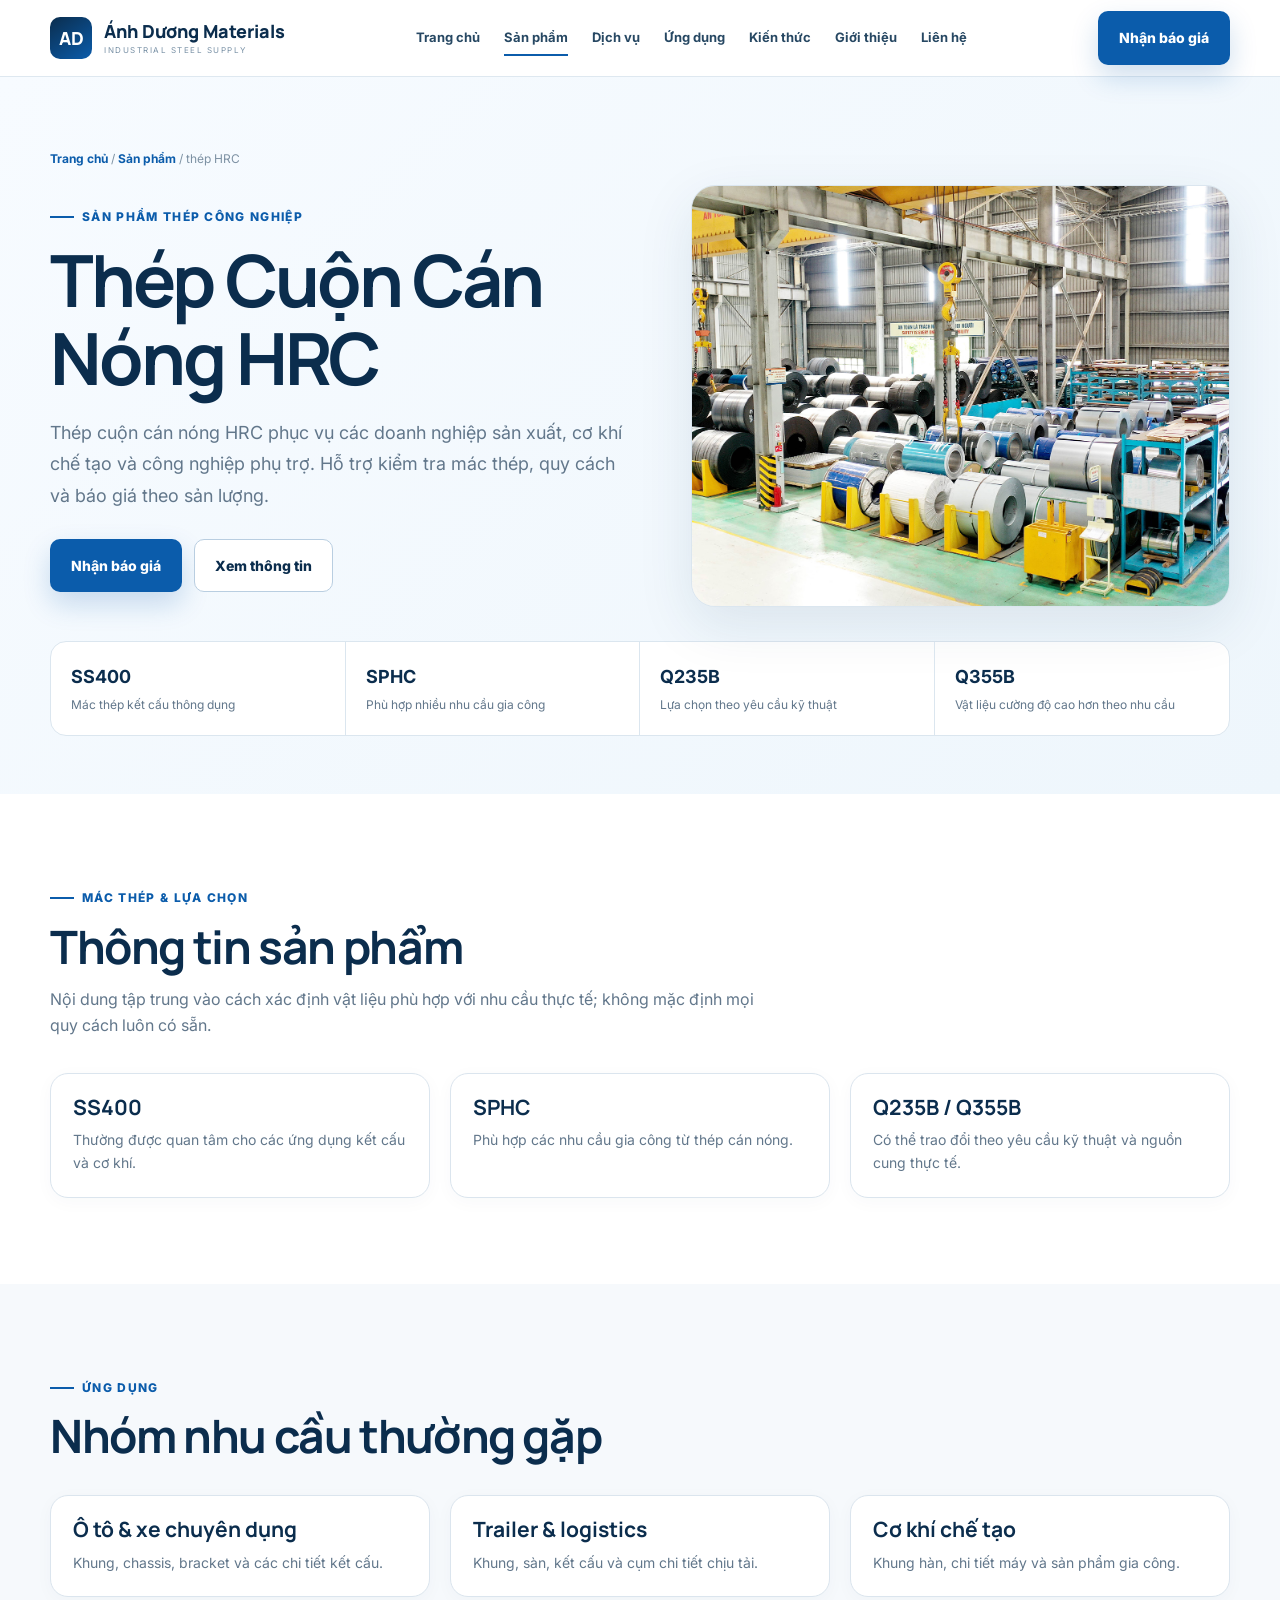
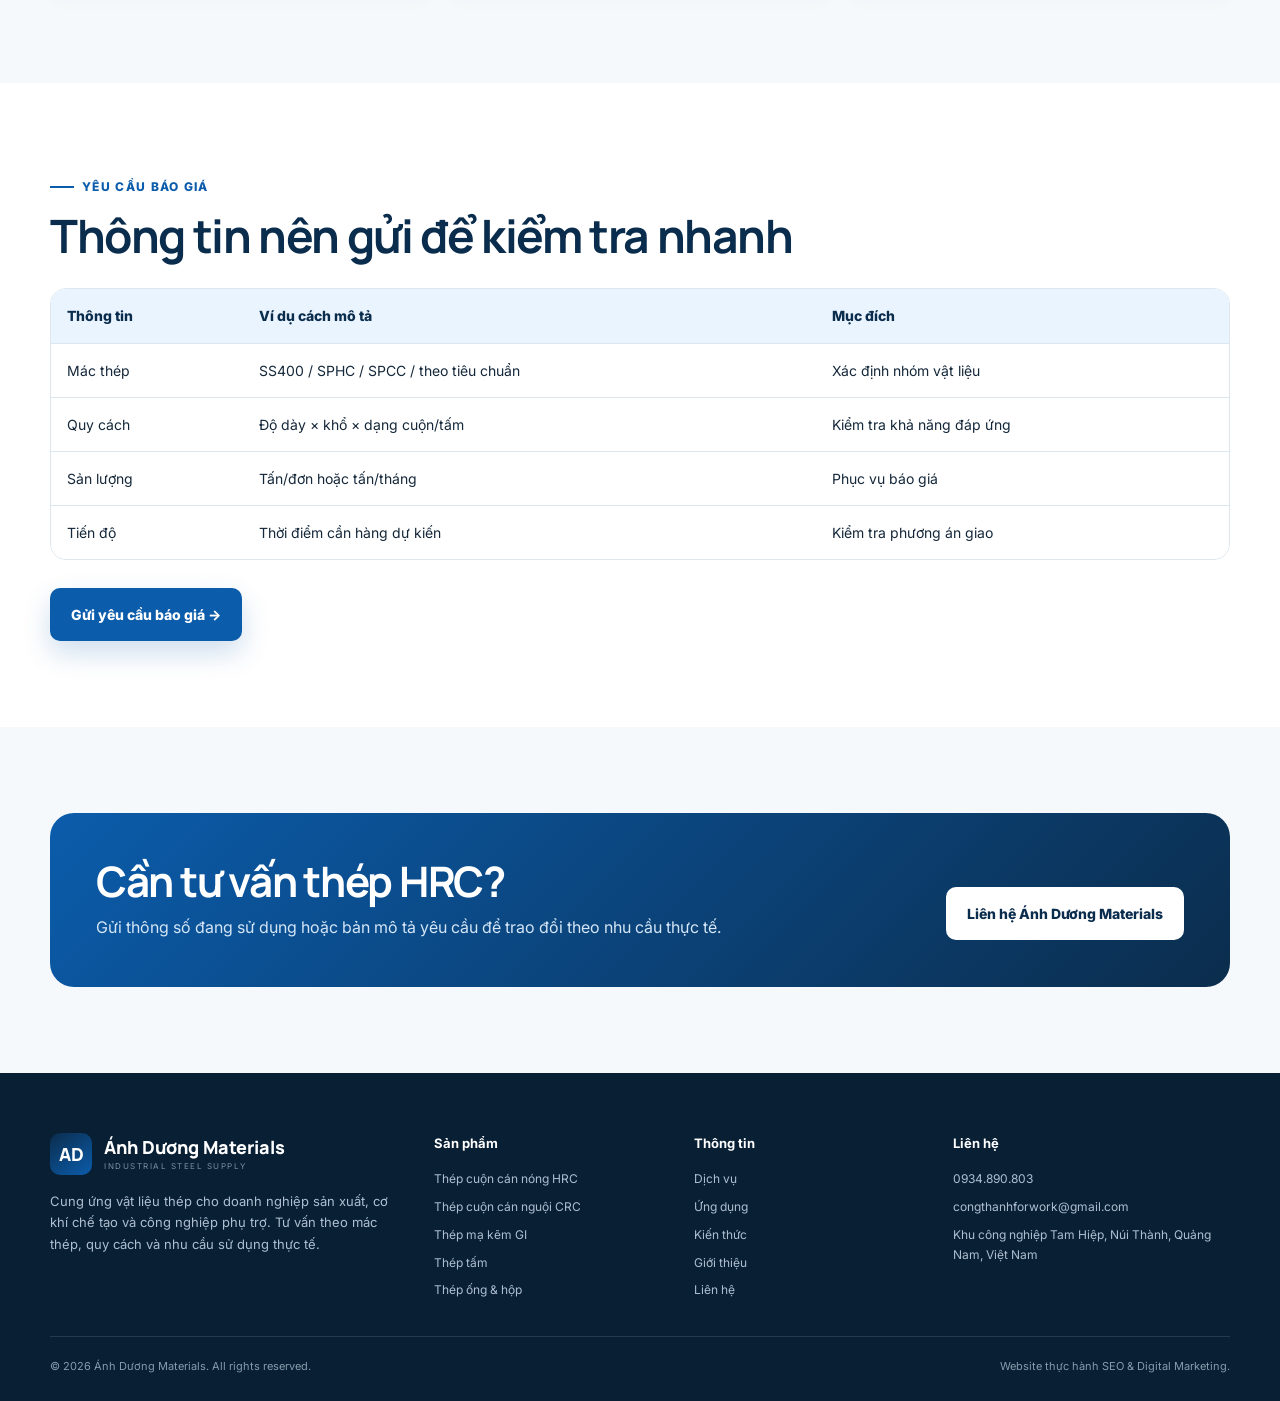
<file: thep-cuon-can-nong-hrc.html>
<!doctype html>
<html lang="vi">
<head>
  <meta charset="utf-8">
  <meta name="viewport" content="width=device-width, initial-scale=1">
  <title>Thép Cuộn Cán Nóng HRC | Ánh Dương Materials</title>
  <meta name="description" content="Cung cấp thép cuộn cán nóng HRC mác SS400, SPHC, Q235B, Q355B cho doanh nghiệp. Hỗ trợ tư vấn quy cách và báo giá theo sản lượng.">
  <link rel="canonical" href="https://thanhcuteee.github.io/anh-duong-materials/thep-cuon-can-nong-hrc.html">
  <meta property="og:type" content="website">
  <meta property="og:title" content="Thép Cuộn Cán Nóng HRC | Ánh Dương Materials">
  <meta property="og:description" content="Cung cấp thép cuộn cán nóng HRC mác SS400, SPHC, Q235B, Q355B cho doanh nghiệp. Hỗ trợ tư vấn quy cách và báo giá theo sản lượng.">
  <meta property="og:url" content="https://thanhcuteee.github.io/anh-duong-materials/thep-cuon-can-nong-hrc.html">
  <meta property="og:image" content="https://thanhcuteee.github.io/anh-duong-materials/images/anhbia.png">
  <link rel="preconnect" href="https://fonts.googleapis.com">
  <link rel="preconnect" href="https://fonts.gstatic.com" crossorigin>
  <link href="https://fonts.googleapis.com/css2?family=Inter:wght@400;500;600;700;800&family=Manrope:wght@600;700;800&display=swap" rel="stylesheet">
  <link rel="stylesheet" href="style.css">
  <script type="application/ld+json">
{"@context": "https://schema.org", "@type": "Product", "name": "Thép Cuộn Cán Nóng HRC", "description": "Cung cấp thép cuộn cán nóng HRC mác SS400, SPHC, Q235B, Q355B cho doanh nghiệp. Hỗ trợ tư vấn quy cách và báo giá theo sản lượng.", "brand": {"@type": "Brand", "name": "Ánh Dương Materials"}, "image": "https://thanhcuteee.github.io/anh-duong-materials/images/tccn.jpg"}
</script>
</head>
<body>

<header class="site-header">
  <div class="container">
    <nav class="nav" aria-label="Điều hướng chính">
      <a class="brand" href="index.html" aria-label="Ánh Dương Materials - Trang chủ">
        <span class="brand-mark">AD</span>
        <span class="brand-copy"><strong>Ánh Dương Materials</strong><small>INDUSTRIAL STEEL SUPPLY</small></span>
      </a>
      <div class="menu"><a href="index.html" class="">Trang chủ</a>
<a href="san-pham.html" class="active">Sản phẩm</a>
<a href="dich-vu.html" class="">Dịch vụ</a>
<a href="ung-dung.html" class="">Ứng dụng</a>
<a href="kien-thuc.html" class="">Kiến thức</a>
<a href="gioi-thieu.html" class="">Giới thiệu</a>
<a href="lien-he.html" class="">Liên hệ</a></div>
      <a class="btn btn-primary nav-cta" href="lien-he.html#bao-gia">Nhận báo giá</a>
      <button class="mobile-toggle" type="button" aria-label="Mở menu" aria-expanded="false">☰</button>
    </nav>
  </div>
</header>
<main>

<section class="page-hero">
  <div class="container">
    <div class="breadcrumbs"><a href="index.html">Trang chủ</a> / <a href="san-pham.html">Sản phẩm</a> / thép HRC</div>
    <div class="page-hero-grid">
      <div>
        <span class="eyebrow">Sản phẩm thép công nghiệp</span>
        <h1>Thép Cuộn Cán Nóng HRC</h1>
        <p class="lead" style="margin-top:20px">Thép cuộn cán nóng HRC phục vụ các doanh nghiệp sản xuất, cơ khí chế tạo và công nghiệp phụ trợ. Hỗ trợ kiểm tra mác thép, quy cách và báo giá theo sản lượng.</p>
        <div class="actions">
          <a class="btn btn-primary" href="lien-he.html#bao-gia">Nhận báo giá</a>
          <a class="btn btn-outline" href="#thong-tin">Xem thông tin</a>
        </div>
      </div>
      <div class="page-hero-media"><img src="images/tccn.jpg" alt="Thép Cuộn Cán Nóng HRC"></div>
    </div>
    <div class="spec-strip"><div class="spec-item"><strong>SS400</strong><span>Mác thép kết cấu thông dụng</span></div><div class="spec-item"><strong>SPHC</strong><span>Phù hợp nhiều nhu cầu gia công</span></div><div class="spec-item"><strong>Q235B</strong><span>Lựa chọn theo yêu cầu kỹ thuật</span></div><div class="spec-item"><strong>Q355B</strong><span>Vật liệu cường độ cao hơn theo nhu cầu</span></div></div>
  </div>
</section>
<section class="section" id="thong-tin">
  <div class="container">
    <div class="section-head"><div class="copy"><span class="eyebrow">Mác thép & lựa chọn</span><h2>Thông tin sản phẩm</h2><p>Nội dung tập trung vào cách xác định vật liệu phù hợp với nhu cầu thực tế; không mặc định mọi quy cách luôn có sẵn.</p></div></div>
    <div class="grid grid-3"><div class="card"><div class="card-body"><h3>SS400</h3><p>Thường được quan tâm cho các ứng dụng kết cấu và cơ khí.</p></div></div><div class="card"><div class="card-body"><h3>SPHC</h3><p>Phù hợp các nhu cầu gia công từ thép cán nóng.</p></div></div><div class="card"><div class="card-body"><h3>Q235B / Q355B</h3><p>Có thể trao đổi theo yêu cầu kỹ thuật và nguồn cung thực tế.</p></div></div></div>
  </div>
</section>
<section class="section soft">
  <div class="container">
    <div class="section-head"><div class="copy"><span class="eyebrow">Ứng dụng</span><h2>Nhóm nhu cầu thường gặp</h2></div></div>
    <div class="grid grid-3"><div class="card"><div class="card-body"><h3>Ô tô & xe chuyên dụng</h3><p>Khung, chassis, bracket và các chi tiết kết cấu.</p></div></div><div class="card"><div class="card-body"><h3>Trailer & logistics</h3><p>Khung, sàn, kết cấu và cụm chi tiết chịu tải.</p></div></div><div class="card"><div class="card-body"><h3>Cơ khí chế tạo</h3><p>Khung hàn, chi tiết máy và sản phẩm gia công.</p></div></div></div>
  </div>
</section>
<section class="section">
  <div class="container">
    <span class="eyebrow">Yêu cầu báo giá</span>
    <h2>Thông tin nên gửi để kiểm tra nhanh</h2>
    <div class="table-wrap">
      <table>
        <thead><tr><th>Thông tin</th><th>Ví dụ cách mô tả</th><th>Mục đích</th></tr></thead>
        <tbody>
          <tr><td>Mác thép</td><td>SS400 / SPHC / SPCC / theo tiêu chuẩn</td><td>Xác định nhóm vật liệu</td></tr>
          <tr><td>Quy cách</td><td>Độ dày × khổ × dạng cuộn/tấm</td><td>Kiểm tra khả năng đáp ứng</td></tr>
          <tr><td>Sản lượng</td><td>Tấn/đơn hoặc tấn/tháng</td><td>Phục vụ báo giá</td></tr>
          <tr><td>Tiến độ</td><td>Thời điểm cần hàng dự kiến</td><td>Kiểm tra phương án giao</td></tr>
        </tbody>
      </table>
    </div>
    <div class="actions"><a class="btn btn-primary" href="lien-he.html#bao-gia">Gửi yêu cầu báo giá →</a></div>
  </div>
</section>
<section class="section soft"><div class="container"><div class="cta"><div><h2>Cần tư vấn thép HRC?</h2><p>Gửi thông số đang sử dụng hoặc bản mô tả yêu cầu để trao đổi theo nhu cầu thực tế.</p></div><div class="actions"><a class="btn btn-light" href="lien-he.html">Liên hệ Ánh Dương Materials</a></div></div></div></section>

</main>

<footer>
  <div class="container">
    <div class="footer-grid">
      <div class="footer-brand">
        <a class="brand" href="index.html">
          <span class="brand-mark">AD</span>
          <span class="brand-copy"><strong style="color:#fff">Ánh Dương Materials</strong><small>INDUSTRIAL STEEL SUPPLY</small></span>
        </a>
        <p>Cung ứng vật liệu thép cho doanh nghiệp sản xuất, cơ khí chế tạo và công nghiệp phụ trợ. Tư vấn theo mác thép, quy cách và nhu cầu sử dụng thực tế.</p>
      </div>
      <div>
        <h4>Sản phẩm</h4>
        <div class="footer-links">
          <a href="thep-cuon-can-nong-hrc.html">Thép cuộn cán nóng HRC</a>
          <a href="thep-cuon-can-nguoi-crc.html">Thép cuộn cán nguội CRC</a>
          <a href="thep-ma-kem-gi.html">Thép mạ kẽm GI</a>
          <a href="thep-tam.html">Thép tấm</a>
          <a href="thep-ong-hop.html">Thép ống & hộp</a>
        </div>
      </div>
      <div>
        <h4>Thông tin</h4>
        <div class="footer-links">
          <a href="dich-vu.html">Dịch vụ</a>
          <a href="ung-dung.html">Ứng dụng</a>
          <a href="kien-thuc.html">Kiến thức</a>
          <a href="gioi-thieu.html">Giới thiệu</a>
          <a href="lien-he.html">Liên hệ</a>
        </div>
      </div>
      <div>
        <h4>Liên hệ</h4>
        <div class="footer-links">
          <a href="tel:0934890803">0934.890.803</a>
          <a href="mailto:congthanhforwork@gmail.com">congthanhforwork@gmail.com</a>
          <span>Khu công nghiệp Tam Hiệp, Núi Thành, Quảng Nam, Việt Nam</span>
        </div>
      </div>
    </div>
    <div class="footer-bottom">
      <span>© 2026 Ánh Dương Materials. All rights reserved.</span>
      <span>Website thực hành SEO & Digital Marketing.</span>
    </div>
  </div>
</footer>
<script src="script.js"></script>
</body>
</html>
</file>
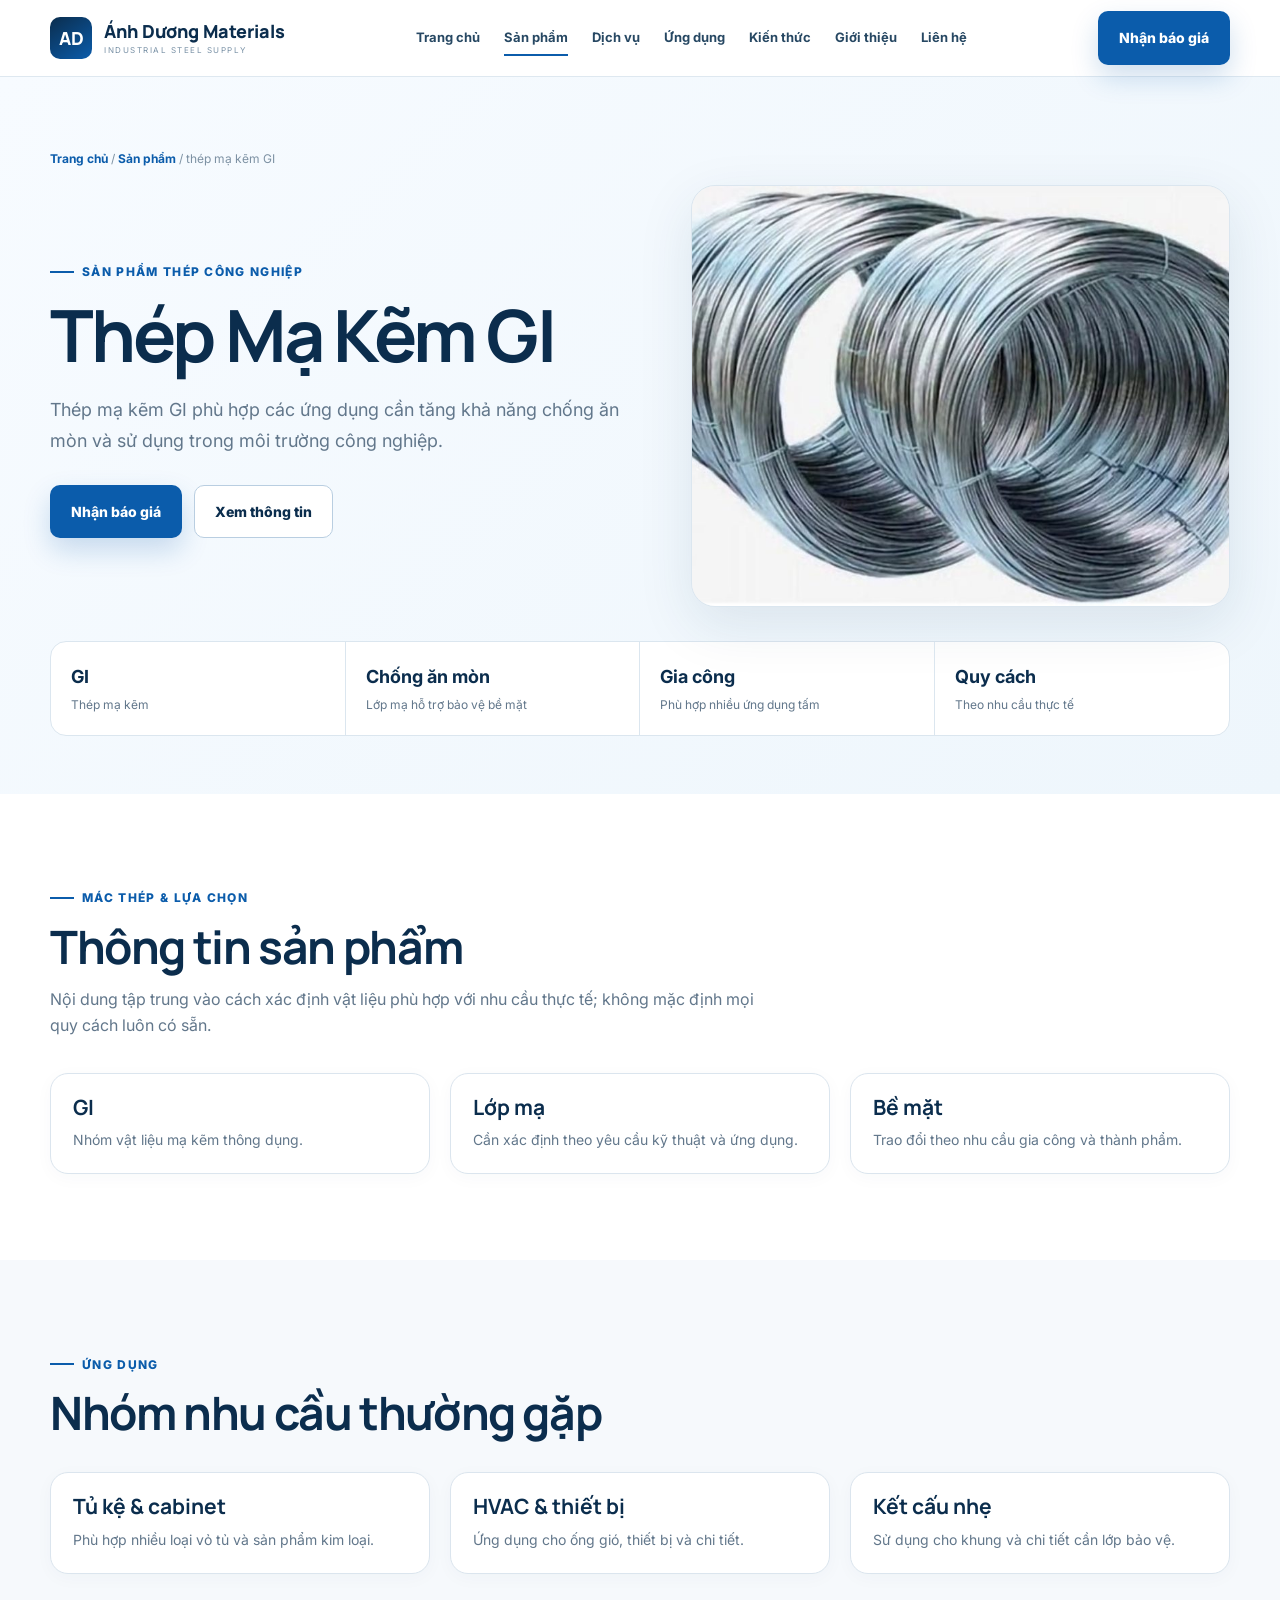
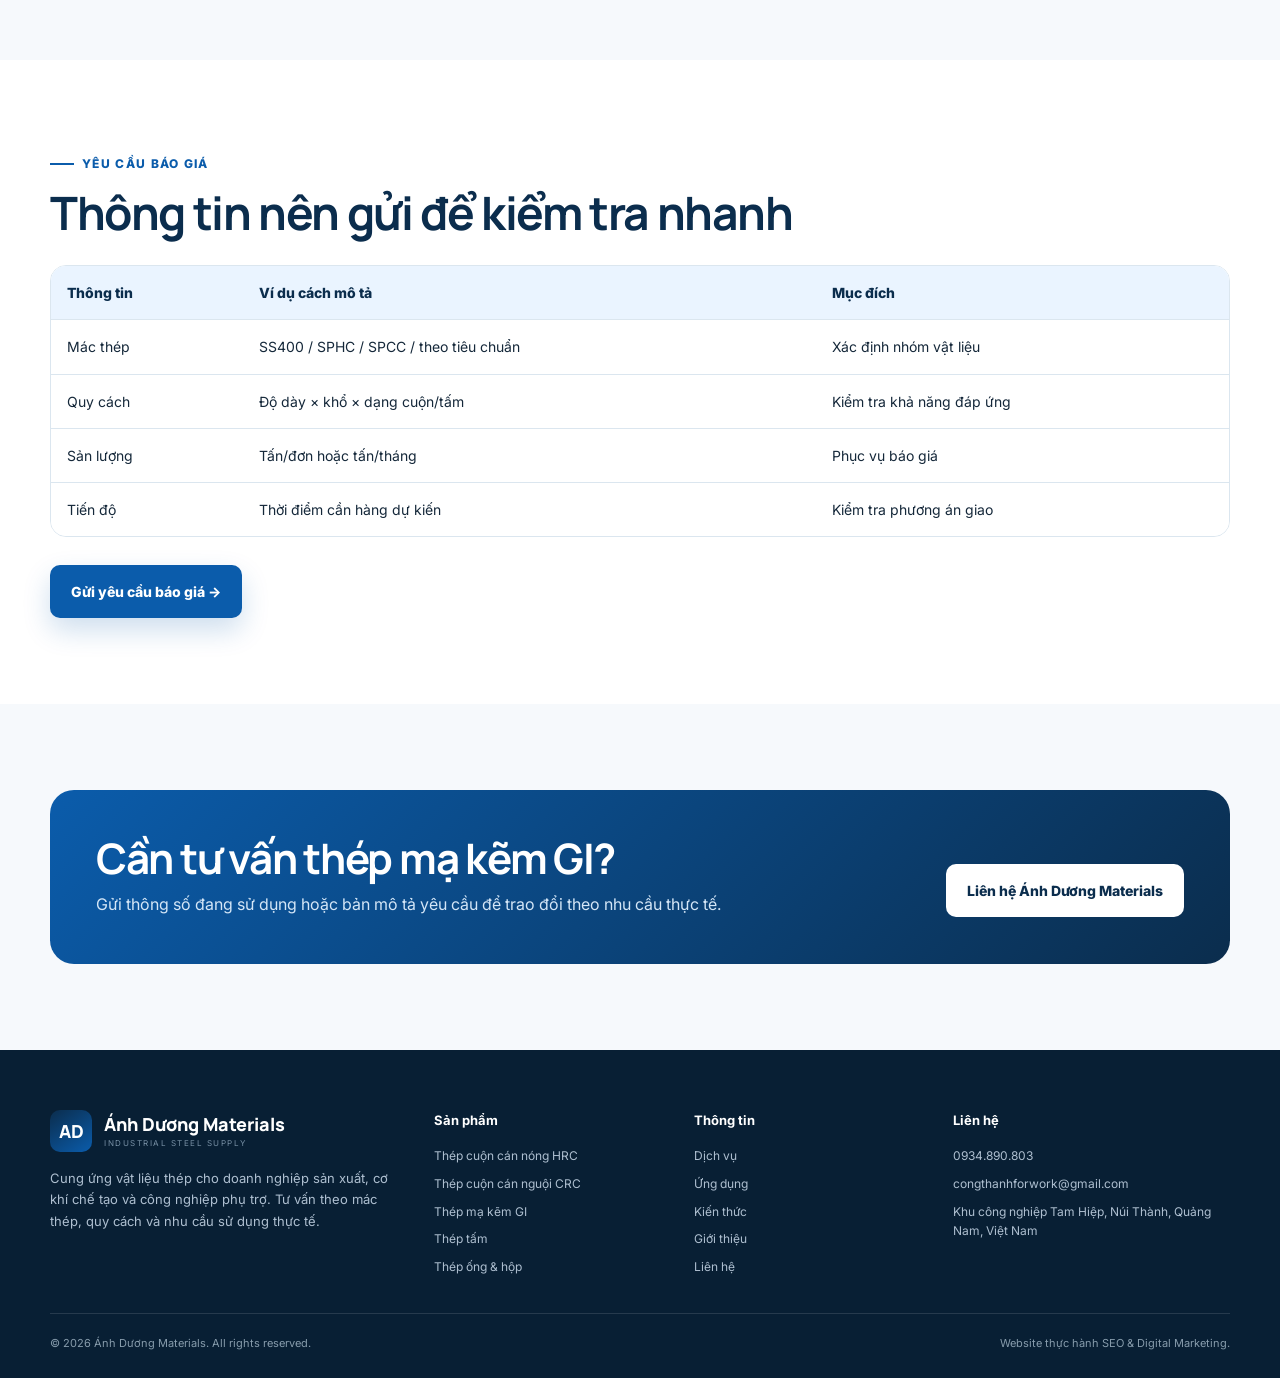
<file: thep-ma-kem-gi.html>
<!doctype html>
<html lang="vi">
<head>
  <meta charset="utf-8">
  <meta name="viewport" content="width=device-width, initial-scale=1">
  <title>Thép Mạ Kẽm GI | Ánh Dương Materials</title>
  <meta name="description" content="Cung cấp thép mạ kẽm GI cho tủ điện, thiết bị, HVAC và sản phẩm kim loại. Tư vấn theo quy cách, lớp mạ và nhu cầu sử dụng.">
  <link rel="canonical" href="https://thanhcuteee.github.io/anh-duong-materials/thep-ma-kem-gi.html">
  <meta property="og:type" content="website">
  <meta property="og:title" content="Thép Mạ Kẽm GI | Ánh Dương Materials">
  <meta property="og:description" content="Cung cấp thép mạ kẽm GI cho tủ điện, thiết bị, HVAC và sản phẩm kim loại. Tư vấn theo quy cách, lớp mạ và nhu cầu sử dụng.">
  <meta property="og:url" content="https://thanhcuteee.github.io/anh-duong-materials/thep-ma-kem-gi.html">
  <meta property="og:image" content="https://thanhcuteee.github.io/anh-duong-materials/images/anhbia.png">
  <link rel="preconnect" href="https://fonts.googleapis.com">
  <link rel="preconnect" href="https://fonts.gstatic.com" crossorigin>
  <link href="https://fonts.googleapis.com/css2?family=Inter:wght@400;500;600;700;800&family=Manrope:wght@600;700;800&display=swap" rel="stylesheet">
  <link rel="stylesheet" href="style.css">
  <script type="application/ld+json">
{"@context": "https://schema.org", "@type": "Product", "name": "Thép Mạ Kẽm GI", "description": "Cung cấp thép mạ kẽm GI cho tủ điện, thiết bị, HVAC và sản phẩm kim loại. Tư vấn theo quy cách, lớp mạ và nhu cầu sử dụng.", "brand": {"@type": "Brand", "name": "Ánh Dương Materials"}, "image": "https://thanhcuteee.github.io/anh-duong-materials/images/thepmakem.jpg"}
</script>
</head>
<body>

<header class="site-header">
  <div class="container">
    <nav class="nav" aria-label="Điều hướng chính">
      <a class="brand" href="index.html" aria-label="Ánh Dương Materials - Trang chủ">
        <span class="brand-mark">AD</span>
        <span class="brand-copy"><strong>Ánh Dương Materials</strong><small>INDUSTRIAL STEEL SUPPLY</small></span>
      </a>
      <div class="menu"><a href="index.html" class="">Trang chủ</a>
<a href="san-pham.html" class="active">Sản phẩm</a>
<a href="dich-vu.html" class="">Dịch vụ</a>
<a href="ung-dung.html" class="">Ứng dụng</a>
<a href="kien-thuc.html" class="">Kiến thức</a>
<a href="gioi-thieu.html" class="">Giới thiệu</a>
<a href="lien-he.html" class="">Liên hệ</a></div>
      <a class="btn btn-primary nav-cta" href="lien-he.html#bao-gia">Nhận báo giá</a>
      <button class="mobile-toggle" type="button" aria-label="Mở menu" aria-expanded="false">☰</button>
    </nav>
  </div>
</header>
<main>

<section class="page-hero">
  <div class="container">
    <div class="breadcrumbs"><a href="index.html">Trang chủ</a> / <a href="san-pham.html">Sản phẩm</a> / thép mạ kẽm GI</div>
    <div class="page-hero-grid">
      <div>
        <span class="eyebrow">Sản phẩm thép công nghiệp</span>
        <h1>Thép Mạ Kẽm GI</h1>
        <p class="lead" style="margin-top:20px">Thép mạ kẽm GI phù hợp các ứng dụng cần tăng khả năng chống ăn mòn và sử dụng trong môi trường công nghiệp.</p>
        <div class="actions">
          <a class="btn btn-primary" href="lien-he.html#bao-gia">Nhận báo giá</a>
          <a class="btn btn-outline" href="#thong-tin">Xem thông tin</a>
        </div>
      </div>
      <div class="page-hero-media"><img src="images/thepmakem.jpg" alt="Thép Mạ Kẽm GI"></div>
    </div>
    <div class="spec-strip"><div class="spec-item"><strong>GI</strong><span>Thép mạ kẽm</span></div><div class="spec-item"><strong>Chống ăn mòn</strong><span>Lớp mạ hỗ trợ bảo vệ bề mặt</span></div><div class="spec-item"><strong>Gia công</strong><span>Phù hợp nhiều ứng dụng tấm</span></div><div class="spec-item"><strong>Quy cách</strong><span>Theo nhu cầu thực tế</span></div></div>
  </div>
</section>
<section class="section" id="thong-tin">
  <div class="container">
    <div class="section-head"><div class="copy"><span class="eyebrow">Mác thép & lựa chọn</span><h2>Thông tin sản phẩm</h2><p>Nội dung tập trung vào cách xác định vật liệu phù hợp với nhu cầu thực tế; không mặc định mọi quy cách luôn có sẵn.</p></div></div>
    <div class="grid grid-3"><div class="card"><div class="card-body"><h3>GI</h3><p>Nhóm vật liệu mạ kẽm thông dụng.</p></div></div><div class="card"><div class="card-body"><h3>Lớp mạ</h3><p>Cần xác định theo yêu cầu kỹ thuật và ứng dụng.</p></div></div><div class="card"><div class="card-body"><h3>Bề mặt</h3><p>Trao đổi theo nhu cầu gia công và thành phẩm.</p></div></div></div>
  </div>
</section>
<section class="section soft">
  <div class="container">
    <div class="section-head"><div class="copy"><span class="eyebrow">Ứng dụng</span><h2>Nhóm nhu cầu thường gặp</h2></div></div>
    <div class="grid grid-3"><div class="card"><div class="card-body"><h3>Tủ kệ & cabinet</h3><p>Phù hợp nhiều loại vỏ tủ và sản phẩm kim loại.</p></div></div><div class="card"><div class="card-body"><h3>HVAC & thiết bị</h3><p>Ứng dụng cho ống gió, thiết bị và chi tiết.</p></div></div><div class="card"><div class="card-body"><h3>Kết cấu nhẹ</h3><p>Sử dụng cho khung và chi tiết cần lớp bảo vệ.</p></div></div></div>
  </div>
</section>
<section class="section">
  <div class="container">
    <span class="eyebrow">Yêu cầu báo giá</span>
    <h2>Thông tin nên gửi để kiểm tra nhanh</h2>
    <div class="table-wrap">
      <table>
        <thead><tr><th>Thông tin</th><th>Ví dụ cách mô tả</th><th>Mục đích</th></tr></thead>
        <tbody>
          <tr><td>Mác thép</td><td>SS400 / SPHC / SPCC / theo tiêu chuẩn</td><td>Xác định nhóm vật liệu</td></tr>
          <tr><td>Quy cách</td><td>Độ dày × khổ × dạng cuộn/tấm</td><td>Kiểm tra khả năng đáp ứng</td></tr>
          <tr><td>Sản lượng</td><td>Tấn/đơn hoặc tấn/tháng</td><td>Phục vụ báo giá</td></tr>
          <tr><td>Tiến độ</td><td>Thời điểm cần hàng dự kiến</td><td>Kiểm tra phương án giao</td></tr>
        </tbody>
      </table>
    </div>
    <div class="actions"><a class="btn btn-primary" href="lien-he.html#bao-gia">Gửi yêu cầu báo giá →</a></div>
  </div>
</section>
<section class="section soft"><div class="container"><div class="cta"><div><h2>Cần tư vấn thép mạ kẽm GI?</h2><p>Gửi thông số đang sử dụng hoặc bản mô tả yêu cầu để trao đổi theo nhu cầu thực tế.</p></div><div class="actions"><a class="btn btn-light" href="lien-he.html">Liên hệ Ánh Dương Materials</a></div></div></div></section>

</main>

<footer>
  <div class="container">
    <div class="footer-grid">
      <div class="footer-brand">
        <a class="brand" href="index.html">
          <span class="brand-mark">AD</span>
          <span class="brand-copy"><strong style="color:#fff">Ánh Dương Materials</strong><small>INDUSTRIAL STEEL SUPPLY</small></span>
        </a>
        <p>Cung ứng vật liệu thép cho doanh nghiệp sản xuất, cơ khí chế tạo và công nghiệp phụ trợ. Tư vấn theo mác thép, quy cách và nhu cầu sử dụng thực tế.</p>
      </div>
      <div>
        <h4>Sản phẩm</h4>
        <div class="footer-links">
          <a href="thep-cuon-can-nong-hrc.html">Thép cuộn cán nóng HRC</a>
          <a href="thep-cuon-can-nguoi-crc.html">Thép cuộn cán nguội CRC</a>
          <a href="thep-ma-kem-gi.html">Thép mạ kẽm GI</a>
          <a href="thep-tam.html">Thép tấm</a>
          <a href="thep-ong-hop.html">Thép ống & hộp</a>
        </div>
      </div>
      <div>
        <h4>Thông tin</h4>
        <div class="footer-links">
          <a href="dich-vu.html">Dịch vụ</a>
          <a href="ung-dung.html">Ứng dụng</a>
          <a href="kien-thuc.html">Kiến thức</a>
          <a href="gioi-thieu.html">Giới thiệu</a>
          <a href="lien-he.html">Liên hệ</a>
        </div>
      </div>
      <div>
        <h4>Liên hệ</h4>
        <div class="footer-links">
          <a href="tel:0934890803">0934.890.803</a>
          <a href="mailto:congthanhforwork@gmail.com">congthanhforwork@gmail.com</a>
          <span>Khu công nghiệp Tam Hiệp, Núi Thành, Quảng Nam, Việt Nam</span>
        </div>
      </div>
    </div>
    <div class="footer-bottom">
      <span>© 2026 Ánh Dương Materials. All rights reserved.</span>
      <span>Website thực hành SEO & Digital Marketing.</span>
    </div>
  </div>
</footer>
<script src="script.js"></script>
</body>
</html>
</file>
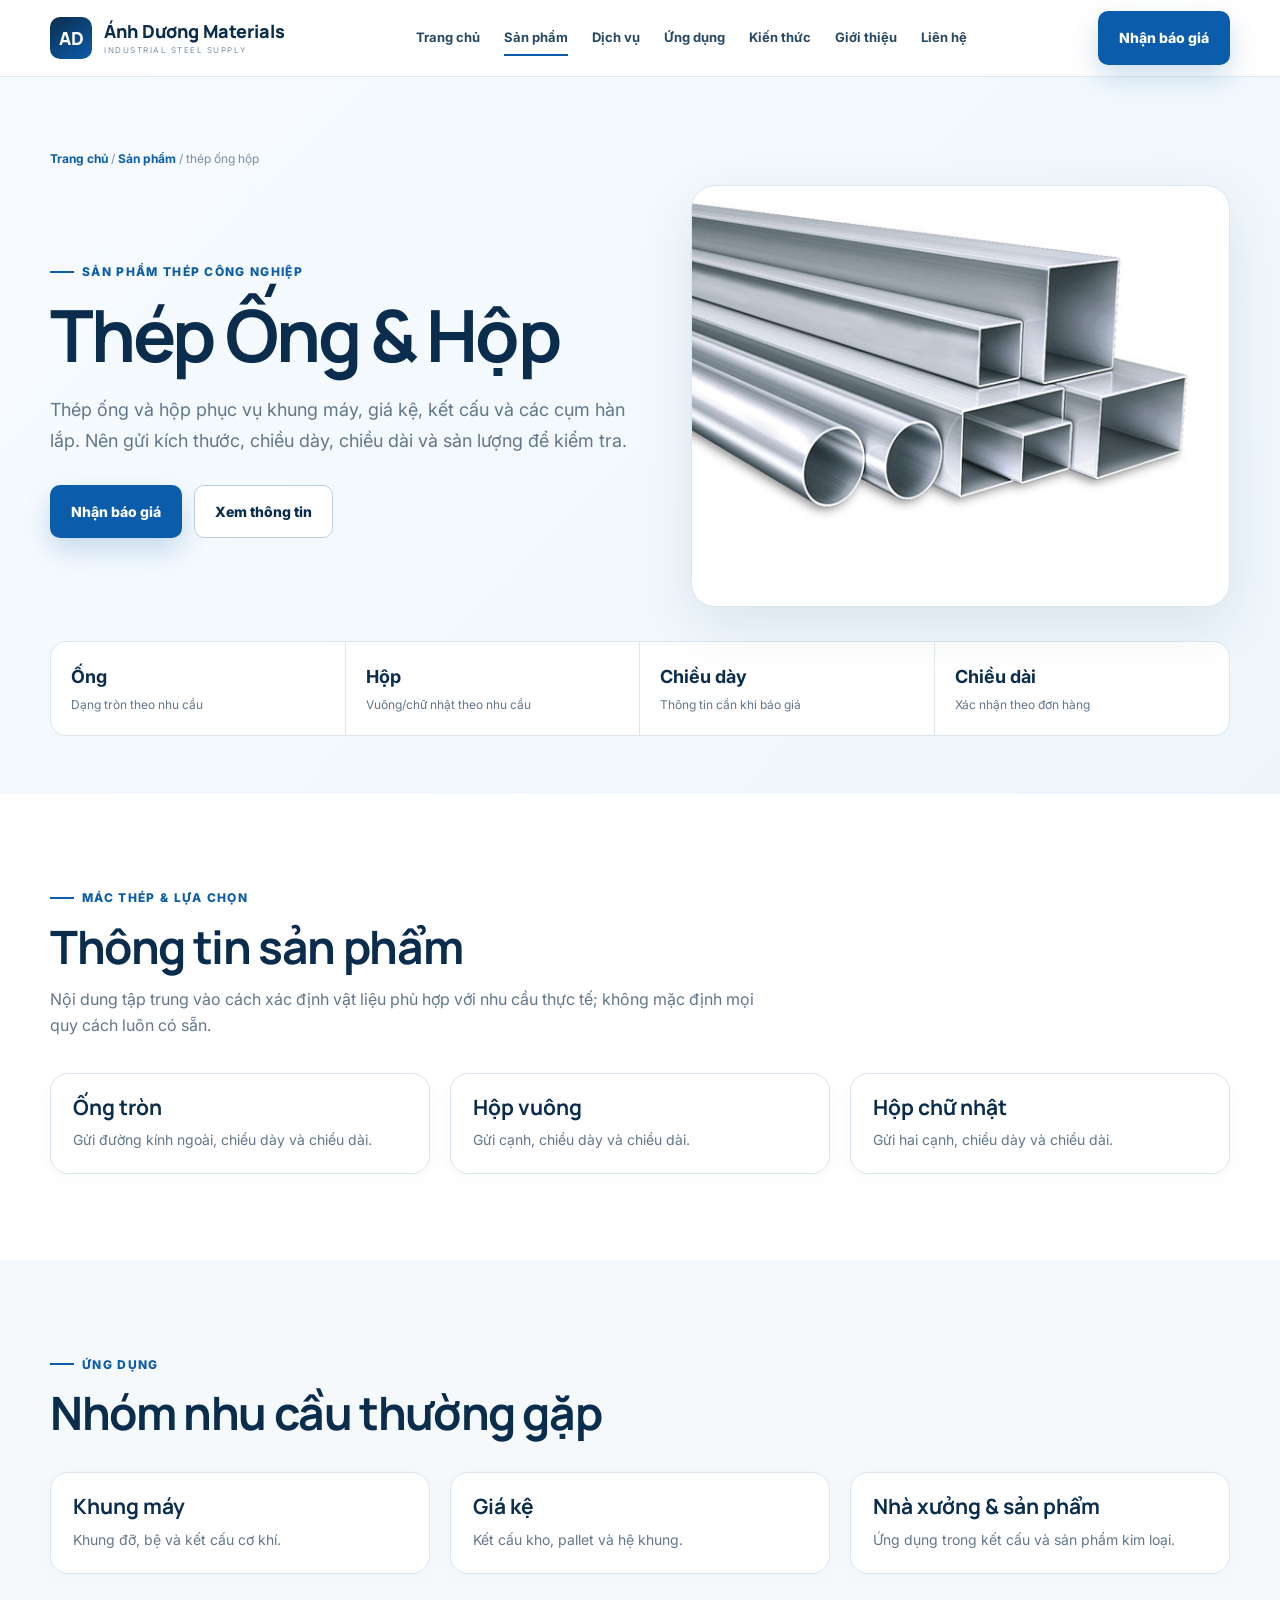
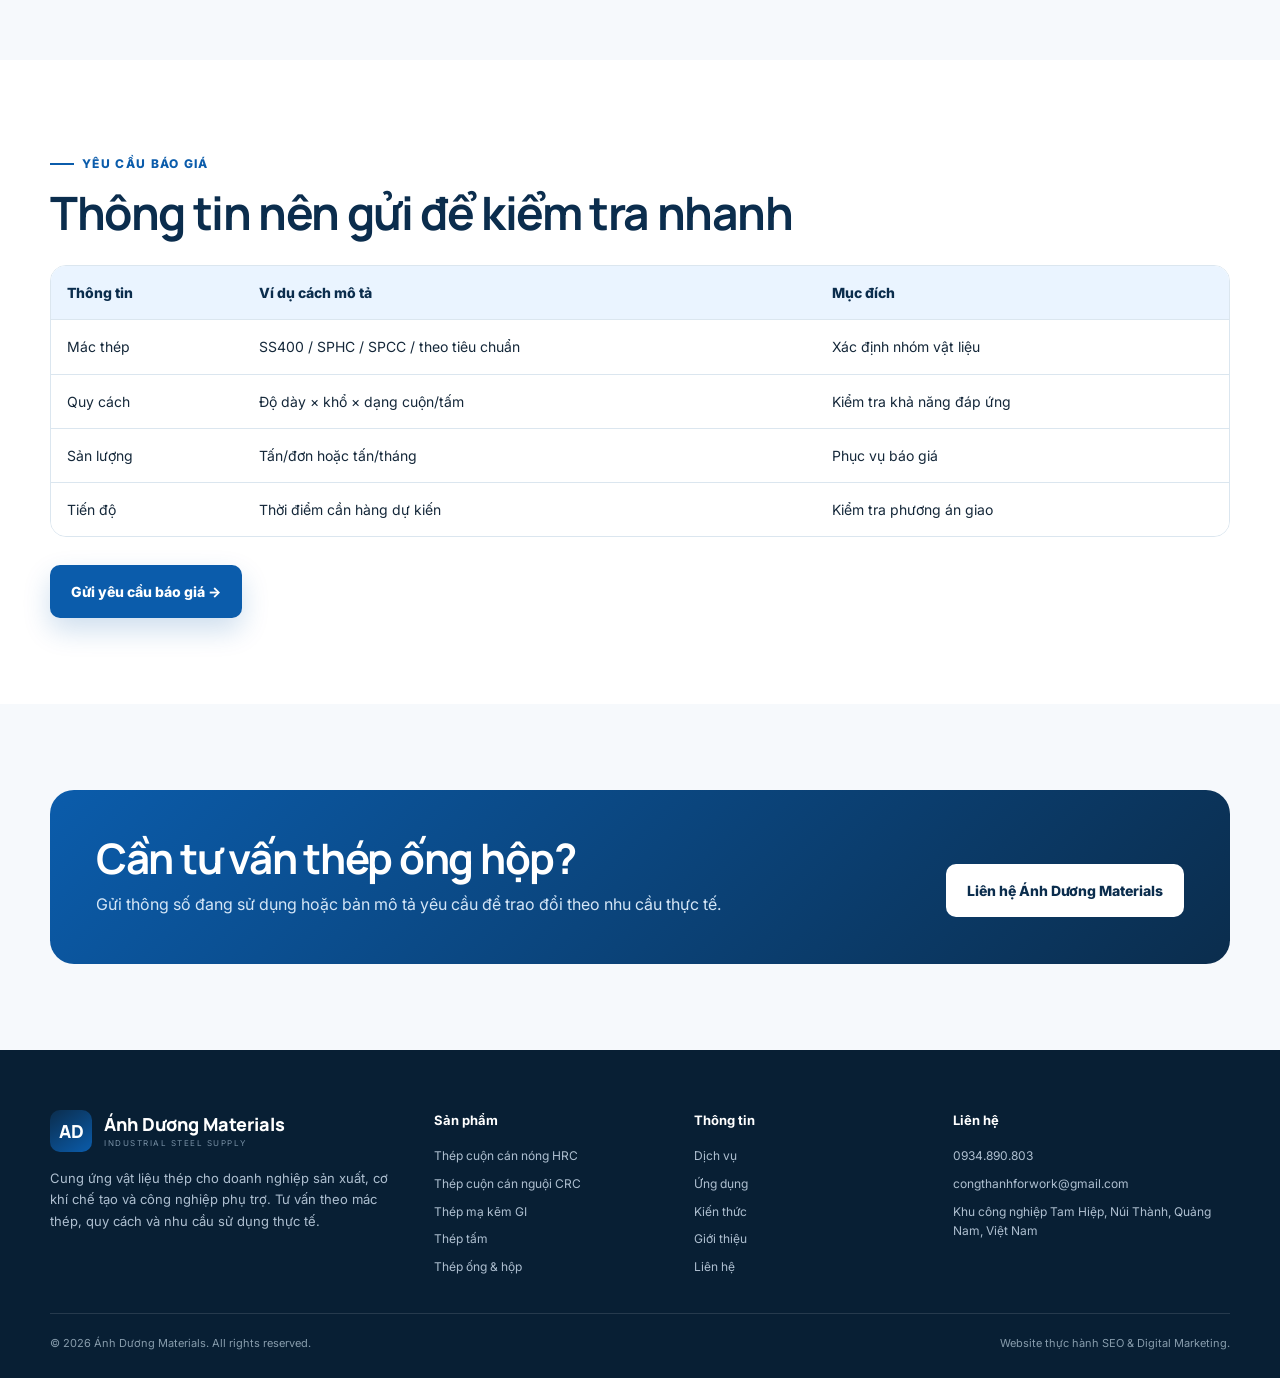
<file: thep-ong-hop.html>
<!doctype html>
<html lang="vi">
<head>
  <meta charset="utf-8">
  <meta name="viewport" content="width=device-width, initial-scale=1">
  <title>Thép Ống &amp; Hộp | Ánh Dương Materials</title>
  <meta name="description" content="Cung cấp thép ống và hộp cho khung máy, giá kệ, kết cấu và sản xuất công nghiệp. Hỗ trợ kiểm tra kích thước, chiều dày và báo giá.">
  <link rel="canonical" href="https://thanhcuteee.github.io/anh-duong-materials/thep-ong-hop.html">
  <meta property="og:type" content="website">
  <meta property="og:title" content="Thép Ống &amp; Hộp | Ánh Dương Materials">
  <meta property="og:description" content="Cung cấp thép ống và hộp cho khung máy, giá kệ, kết cấu và sản xuất công nghiệp. Hỗ trợ kiểm tra kích thước, chiều dày và báo giá.">
  <meta property="og:url" content="https://thanhcuteee.github.io/anh-duong-materials/thep-ong-hop.html">
  <meta property="og:image" content="https://thanhcuteee.github.io/anh-duong-materials/images/anhbia.png">
  <link rel="preconnect" href="https://fonts.googleapis.com">
  <link rel="preconnect" href="https://fonts.gstatic.com" crossorigin>
  <link href="https://fonts.googleapis.com/css2?family=Inter:wght@400;500;600;700;800&family=Manrope:wght@600;700;800&display=swap" rel="stylesheet">
  <link rel="stylesheet" href="style.css">
  <script type="application/ld+json">
{"@context": "https://schema.org", "@type": "Product", "name": "Thép Ống & Hộp", "description": "Cung cấp thép ống và hộp cho khung máy, giá kệ, kết cấu và sản xuất công nghiệp. Hỗ trợ kiểm tra kích thước, chiều dày và báo giá.", "brand": {"@type": "Brand", "name": "Ánh Dương Materials"}, "image": "https://thanhcuteee.github.io/anh-duong-materials/images/theponghop.jpg"}
</script>
</head>
<body>

<header class="site-header">
  <div class="container">
    <nav class="nav" aria-label="Điều hướng chính">
      <a class="brand" href="index.html" aria-label="Ánh Dương Materials - Trang chủ">
        <span class="brand-mark">AD</span>
        <span class="brand-copy"><strong>Ánh Dương Materials</strong><small>INDUSTRIAL STEEL SUPPLY</small></span>
      </a>
      <div class="menu"><a href="index.html" class="">Trang chủ</a>
<a href="san-pham.html" class="active">Sản phẩm</a>
<a href="dich-vu.html" class="">Dịch vụ</a>
<a href="ung-dung.html" class="">Ứng dụng</a>
<a href="kien-thuc.html" class="">Kiến thức</a>
<a href="gioi-thieu.html" class="">Giới thiệu</a>
<a href="lien-he.html" class="">Liên hệ</a></div>
      <a class="btn btn-primary nav-cta" href="lien-he.html#bao-gia">Nhận báo giá</a>
      <button class="mobile-toggle" type="button" aria-label="Mở menu" aria-expanded="false">☰</button>
    </nav>
  </div>
</header>
<main>

<section class="page-hero">
  <div class="container">
    <div class="breadcrumbs"><a href="index.html">Trang chủ</a> / <a href="san-pham.html">Sản phẩm</a> / thép ống hộp</div>
    <div class="page-hero-grid">
      <div>
        <span class="eyebrow">Sản phẩm thép công nghiệp</span>
        <h1>Thép Ống & Hộp</h1>
        <p class="lead" style="margin-top:20px">Thép ống và hộp phục vụ khung máy, giá kệ, kết cấu và các cụm hàn lắp. Nên gửi kích thước, chiều dày, chiều dài và sản lượng để kiểm tra.</p>
        <div class="actions">
          <a class="btn btn-primary" href="lien-he.html#bao-gia">Nhận báo giá</a>
          <a class="btn btn-outline" href="#thong-tin">Xem thông tin</a>
        </div>
      </div>
      <div class="page-hero-media"><img src="images/theponghop.jpg" alt="Thép Ống & Hộp"></div>
    </div>
    <div class="spec-strip"><div class="spec-item"><strong>Ống</strong><span>Dạng tròn theo nhu cầu</span></div><div class="spec-item"><strong>Hộp</strong><span>Vuông/chữ nhật theo nhu cầu</span></div><div class="spec-item"><strong>Chiều dày</strong><span>Thông tin cần khi báo giá</span></div><div class="spec-item"><strong>Chiều dài</strong><span>Xác nhận theo đơn hàng</span></div></div>
  </div>
</section>
<section class="section" id="thong-tin">
  <div class="container">
    <div class="section-head"><div class="copy"><span class="eyebrow">Mác thép & lựa chọn</span><h2>Thông tin sản phẩm</h2><p>Nội dung tập trung vào cách xác định vật liệu phù hợp với nhu cầu thực tế; không mặc định mọi quy cách luôn có sẵn.</p></div></div>
    <div class="grid grid-3"><div class="card"><div class="card-body"><h3>Ống tròn</h3><p>Gửi đường kính ngoài, chiều dày và chiều dài.</p></div></div><div class="card"><div class="card-body"><h3>Hộp vuông</h3><p>Gửi cạnh, chiều dày và chiều dài.</p></div></div><div class="card"><div class="card-body"><h3>Hộp chữ nhật</h3><p>Gửi hai cạnh, chiều dày và chiều dài.</p></div></div></div>
  </div>
</section>
<section class="section soft">
  <div class="container">
    <div class="section-head"><div class="copy"><span class="eyebrow">Ứng dụng</span><h2>Nhóm nhu cầu thường gặp</h2></div></div>
    <div class="grid grid-3"><div class="card"><div class="card-body"><h3>Khung máy</h3><p>Khung đỡ, bệ và kết cấu cơ khí.</p></div></div><div class="card"><div class="card-body"><h3>Giá kệ</h3><p>Kết cấu kho, pallet và hệ khung.</p></div></div><div class="card"><div class="card-body"><h3>Nhà xưởng & sản phẩm</h3><p>Ứng dụng trong kết cấu và sản phẩm kim loại.</p></div></div></div>
  </div>
</section>
<section class="section">
  <div class="container">
    <span class="eyebrow">Yêu cầu báo giá</span>
    <h2>Thông tin nên gửi để kiểm tra nhanh</h2>
    <div class="table-wrap">
      <table>
        <thead><tr><th>Thông tin</th><th>Ví dụ cách mô tả</th><th>Mục đích</th></tr></thead>
        <tbody>
          <tr><td>Mác thép</td><td>SS400 / SPHC / SPCC / theo tiêu chuẩn</td><td>Xác định nhóm vật liệu</td></tr>
          <tr><td>Quy cách</td><td>Độ dày × khổ × dạng cuộn/tấm</td><td>Kiểm tra khả năng đáp ứng</td></tr>
          <tr><td>Sản lượng</td><td>Tấn/đơn hoặc tấn/tháng</td><td>Phục vụ báo giá</td></tr>
          <tr><td>Tiến độ</td><td>Thời điểm cần hàng dự kiến</td><td>Kiểm tra phương án giao</td></tr>
        </tbody>
      </table>
    </div>
    <div class="actions"><a class="btn btn-primary" href="lien-he.html#bao-gia">Gửi yêu cầu báo giá →</a></div>
  </div>
</section>
<section class="section soft"><div class="container"><div class="cta"><div><h2>Cần tư vấn thép ống hộp?</h2><p>Gửi thông số đang sử dụng hoặc bản mô tả yêu cầu để trao đổi theo nhu cầu thực tế.</p></div><div class="actions"><a class="btn btn-light" href="lien-he.html">Liên hệ Ánh Dương Materials</a></div></div></div></section>

</main>

<footer>
  <div class="container">
    <div class="footer-grid">
      <div class="footer-brand">
        <a class="brand" href="index.html">
          <span class="brand-mark">AD</span>
          <span class="brand-copy"><strong style="color:#fff">Ánh Dương Materials</strong><small>INDUSTRIAL STEEL SUPPLY</small></span>
        </a>
        <p>Cung ứng vật liệu thép cho doanh nghiệp sản xuất, cơ khí chế tạo và công nghiệp phụ trợ. Tư vấn theo mác thép, quy cách và nhu cầu sử dụng thực tế.</p>
      </div>
      <div>
        <h4>Sản phẩm</h4>
        <div class="footer-links">
          <a href="thep-cuon-can-nong-hrc.html">Thép cuộn cán nóng HRC</a>
          <a href="thep-cuon-can-nguoi-crc.html">Thép cuộn cán nguội CRC</a>
          <a href="thep-ma-kem-gi.html">Thép mạ kẽm GI</a>
          <a href="thep-tam.html">Thép tấm</a>
          <a href="thep-ong-hop.html">Thép ống & hộp</a>
        </div>
      </div>
      <div>
        <h4>Thông tin</h4>
        <div class="footer-links">
          <a href="dich-vu.html">Dịch vụ</a>
          <a href="ung-dung.html">Ứng dụng</a>
          <a href="kien-thuc.html">Kiến thức</a>
          <a href="gioi-thieu.html">Giới thiệu</a>
          <a href="lien-he.html">Liên hệ</a>
        </div>
      </div>
      <div>
        <h4>Liên hệ</h4>
        <div class="footer-links">
          <a href="tel:0934890803">0934.890.803</a>
          <a href="mailto:congthanhforwork@gmail.com">congthanhforwork@gmail.com</a>
          <span>Khu công nghiệp Tam Hiệp, Núi Thành, Quảng Nam, Việt Nam</span>
        </div>
      </div>
    </div>
    <div class="footer-bottom">
      <span>© 2026 Ánh Dương Materials. All rights reserved.</span>
      <span>Website thực hành SEO & Digital Marketing.</span>
    </div>
  </div>
</footer>
<script src="script.js"></script>
</body>
</html>
</file>
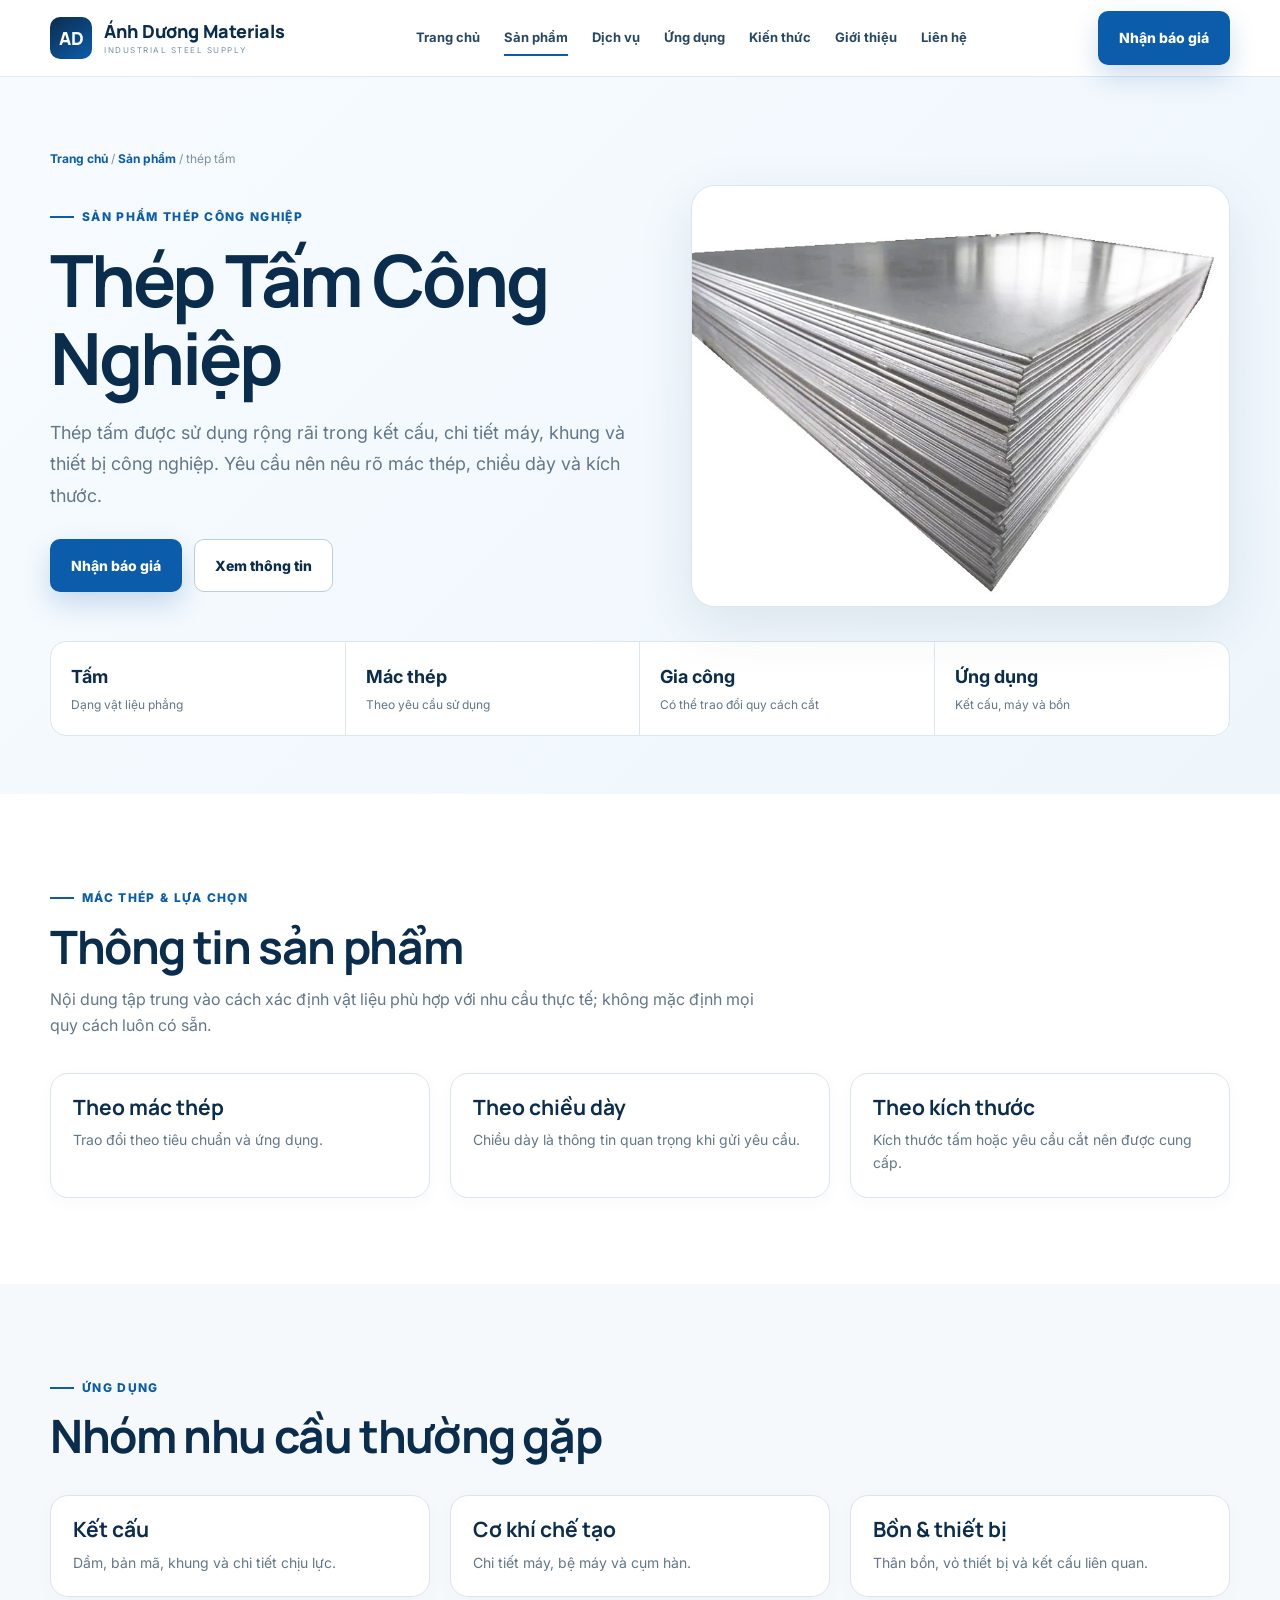
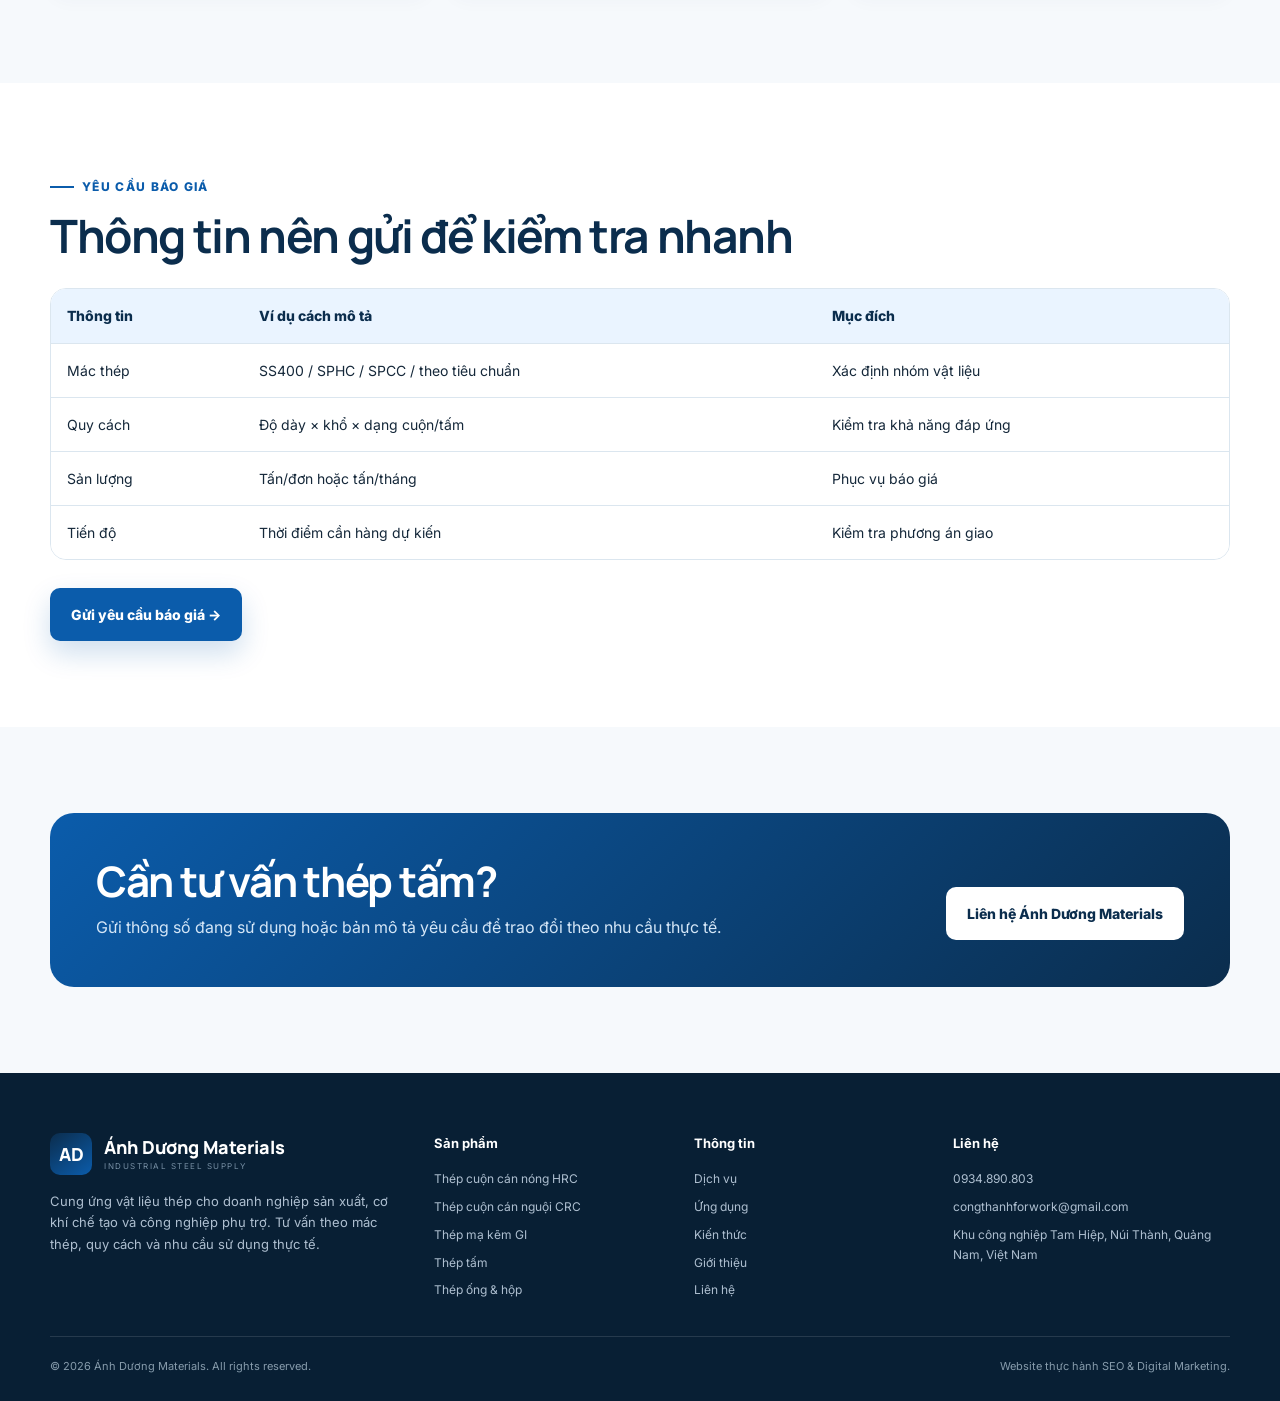
<file: thep-tam.html>
<!doctype html>
<html lang="vi">
<head>
  <meta charset="utf-8">
  <meta name="viewport" content="width=device-width, initial-scale=1">
  <title>Thép Tấm Công Nghiệp | Ánh Dương Materials</title>
  <meta name="description" content="Cung cấp thép tấm công nghiệp cho kết cấu, cơ khí chế tạo, bồn và thiết bị. Hỗ trợ tư vấn mác thép, chiều dày, kích thước và báo giá.">
  <link rel="canonical" href="https://thanhcuteee.github.io/anh-duong-materials/thep-tam.html">
  <meta property="og:type" content="website">
  <meta property="og:title" content="Thép Tấm Công Nghiệp | Ánh Dương Materials">
  <meta property="og:description" content="Cung cấp thép tấm công nghiệp cho kết cấu, cơ khí chế tạo, bồn và thiết bị. Hỗ trợ tư vấn mác thép, chiều dày, kích thước và báo giá.">
  <meta property="og:url" content="https://thanhcuteee.github.io/anh-duong-materials/thep-tam.html">
  <meta property="og:image" content="https://thanhcuteee.github.io/anh-duong-materials/images/anhbia.png">
  <link rel="preconnect" href="https://fonts.googleapis.com">
  <link rel="preconnect" href="https://fonts.gstatic.com" crossorigin>
  <link href="https://fonts.googleapis.com/css2?family=Inter:wght@400;500;600;700;800&family=Manrope:wght@600;700;800&display=swap" rel="stylesheet">
  <link rel="stylesheet" href="style.css">
  <script type="application/ld+json">
{"@context": "https://schema.org", "@type": "Product", "name": "Thép Tấm Công Nghiệp", "description": "Cung cấp thép tấm công nghiệp cho kết cấu, cơ khí chế tạo, bồn và thiết bị. Hỗ trợ tư vấn mác thép, chiều dày, kích thước và báo giá.", "brand": {"@type": "Brand", "name": "Ánh Dương Materials"}, "image": "https://thanhcuteee.github.io/anh-duong-materials/images/theptam.jpg"}
</script>
</head>
<body>

<header class="site-header">
  <div class="container">
    <nav class="nav" aria-label="Điều hướng chính">
      <a class="brand" href="index.html" aria-label="Ánh Dương Materials - Trang chủ">
        <span class="brand-mark">AD</span>
        <span class="brand-copy"><strong>Ánh Dương Materials</strong><small>INDUSTRIAL STEEL SUPPLY</small></span>
      </a>
      <div class="menu"><a href="index.html" class="">Trang chủ</a>
<a href="san-pham.html" class="active">Sản phẩm</a>
<a href="dich-vu.html" class="">Dịch vụ</a>
<a href="ung-dung.html" class="">Ứng dụng</a>
<a href="kien-thuc.html" class="">Kiến thức</a>
<a href="gioi-thieu.html" class="">Giới thiệu</a>
<a href="lien-he.html" class="">Liên hệ</a></div>
      <a class="btn btn-primary nav-cta" href="lien-he.html#bao-gia">Nhận báo giá</a>
      <button class="mobile-toggle" type="button" aria-label="Mở menu" aria-expanded="false">☰</button>
    </nav>
  </div>
</header>
<main>

<section class="page-hero">
  <div class="container">
    <div class="breadcrumbs"><a href="index.html">Trang chủ</a> / <a href="san-pham.html">Sản phẩm</a> / thép tấm</div>
    <div class="page-hero-grid">
      <div>
        <span class="eyebrow">Sản phẩm thép công nghiệp</span>
        <h1>Thép Tấm Công Nghiệp</h1>
        <p class="lead" style="margin-top:20px">Thép tấm được sử dụng rộng rãi trong kết cấu, chi tiết máy, khung và thiết bị công nghiệp. Yêu cầu nên nêu rõ mác thép, chiều dày và kích thước.</p>
        <div class="actions">
          <a class="btn btn-primary" href="lien-he.html#bao-gia">Nhận báo giá</a>
          <a class="btn btn-outline" href="#thong-tin">Xem thông tin</a>
        </div>
      </div>
      <div class="page-hero-media"><img src="images/theptam.jpg" alt="Thép Tấm Công Nghiệp"></div>
    </div>
    <div class="spec-strip"><div class="spec-item"><strong>Tấm</strong><span>Dạng vật liệu phẳng</span></div><div class="spec-item"><strong>Mác thép</strong><span>Theo yêu cầu sử dụng</span></div><div class="spec-item"><strong>Gia công</strong><span>Có thể trao đổi quy cách cắt</span></div><div class="spec-item"><strong>Ứng dụng</strong><span>Kết cấu, máy và bồn</span></div></div>
  </div>
</section>
<section class="section" id="thong-tin">
  <div class="container">
    <div class="section-head"><div class="copy"><span class="eyebrow">Mác thép & lựa chọn</span><h2>Thông tin sản phẩm</h2><p>Nội dung tập trung vào cách xác định vật liệu phù hợp với nhu cầu thực tế; không mặc định mọi quy cách luôn có sẵn.</p></div></div>
    <div class="grid grid-3"><div class="card"><div class="card-body"><h3>Theo mác thép</h3><p>Trao đổi theo tiêu chuẩn và ứng dụng.</p></div></div><div class="card"><div class="card-body"><h3>Theo chiều dày</h3><p>Chiều dày là thông tin quan trọng khi gửi yêu cầu.</p></div></div><div class="card"><div class="card-body"><h3>Theo kích thước</h3><p>Kích thước tấm hoặc yêu cầu cắt nên được cung cấp.</p></div></div></div>
  </div>
</section>
<section class="section soft">
  <div class="container">
    <div class="section-head"><div class="copy"><span class="eyebrow">Ứng dụng</span><h2>Nhóm nhu cầu thường gặp</h2></div></div>
    <div class="grid grid-3"><div class="card"><div class="card-body"><h3>Kết cấu</h3><p>Dầm, bản mã, khung và chi tiết chịu lực.</p></div></div><div class="card"><div class="card-body"><h3>Cơ khí chế tạo</h3><p>Chi tiết máy, bệ máy và cụm hàn.</p></div></div><div class="card"><div class="card-body"><h3>Bồn & thiết bị</h3><p>Thân bồn, vỏ thiết bị và kết cấu liên quan.</p></div></div></div>
  </div>
</section>
<section class="section">
  <div class="container">
    <span class="eyebrow">Yêu cầu báo giá</span>
    <h2>Thông tin nên gửi để kiểm tra nhanh</h2>
    <div class="table-wrap">
      <table>
        <thead><tr><th>Thông tin</th><th>Ví dụ cách mô tả</th><th>Mục đích</th></tr></thead>
        <tbody>
          <tr><td>Mác thép</td><td>SS400 / SPHC / SPCC / theo tiêu chuẩn</td><td>Xác định nhóm vật liệu</td></tr>
          <tr><td>Quy cách</td><td>Độ dày × khổ × dạng cuộn/tấm</td><td>Kiểm tra khả năng đáp ứng</td></tr>
          <tr><td>Sản lượng</td><td>Tấn/đơn hoặc tấn/tháng</td><td>Phục vụ báo giá</td></tr>
          <tr><td>Tiến độ</td><td>Thời điểm cần hàng dự kiến</td><td>Kiểm tra phương án giao</td></tr>
        </tbody>
      </table>
    </div>
    <div class="actions"><a class="btn btn-primary" href="lien-he.html#bao-gia">Gửi yêu cầu báo giá →</a></div>
  </div>
</section>
<section class="section soft"><div class="container"><div class="cta"><div><h2>Cần tư vấn thép tấm?</h2><p>Gửi thông số đang sử dụng hoặc bản mô tả yêu cầu để trao đổi theo nhu cầu thực tế.</p></div><div class="actions"><a class="btn btn-light" href="lien-he.html">Liên hệ Ánh Dương Materials</a></div></div></div></section>

</main>

<footer>
  <div class="container">
    <div class="footer-grid">
      <div class="footer-brand">
        <a class="brand" href="index.html">
          <span class="brand-mark">AD</span>
          <span class="brand-copy"><strong style="color:#fff">Ánh Dương Materials</strong><small>INDUSTRIAL STEEL SUPPLY</small></span>
        </a>
        <p>Cung ứng vật liệu thép cho doanh nghiệp sản xuất, cơ khí chế tạo và công nghiệp phụ trợ. Tư vấn theo mác thép, quy cách và nhu cầu sử dụng thực tế.</p>
      </div>
      <div>
        <h4>Sản phẩm</h4>
        <div class="footer-links">
          <a href="thep-cuon-can-nong-hrc.html">Thép cuộn cán nóng HRC</a>
          <a href="thep-cuon-can-nguoi-crc.html">Thép cuộn cán nguội CRC</a>
          <a href="thep-ma-kem-gi.html">Thép mạ kẽm GI</a>
          <a href="thep-tam.html">Thép tấm</a>
          <a href="thep-ong-hop.html">Thép ống & hộp</a>
        </div>
      </div>
      <div>
        <h4>Thông tin</h4>
        <div class="footer-links">
          <a href="dich-vu.html">Dịch vụ</a>
          <a href="ung-dung.html">Ứng dụng</a>
          <a href="kien-thuc.html">Kiến thức</a>
          <a href="gioi-thieu.html">Giới thiệu</a>
          <a href="lien-he.html">Liên hệ</a>
        </div>
      </div>
      <div>
        <h4>Liên hệ</h4>
        <div class="footer-links">
          <a href="tel:0934890803">0934.890.803</a>
          <a href="mailto:congthanhforwork@gmail.com">congthanhforwork@gmail.com</a>
          <span>Khu công nghiệp Tam Hiệp, Núi Thành, Quảng Nam, Việt Nam</span>
        </div>
      </div>
    </div>
    <div class="footer-bottom">
      <span>© 2026 Ánh Dương Materials. All rights reserved.</span>
      <span>Website thực hành SEO & Digital Marketing.</span>
    </div>
  </div>
</footer>
<script src="script.js"></script>
</body>
</html>
</file>
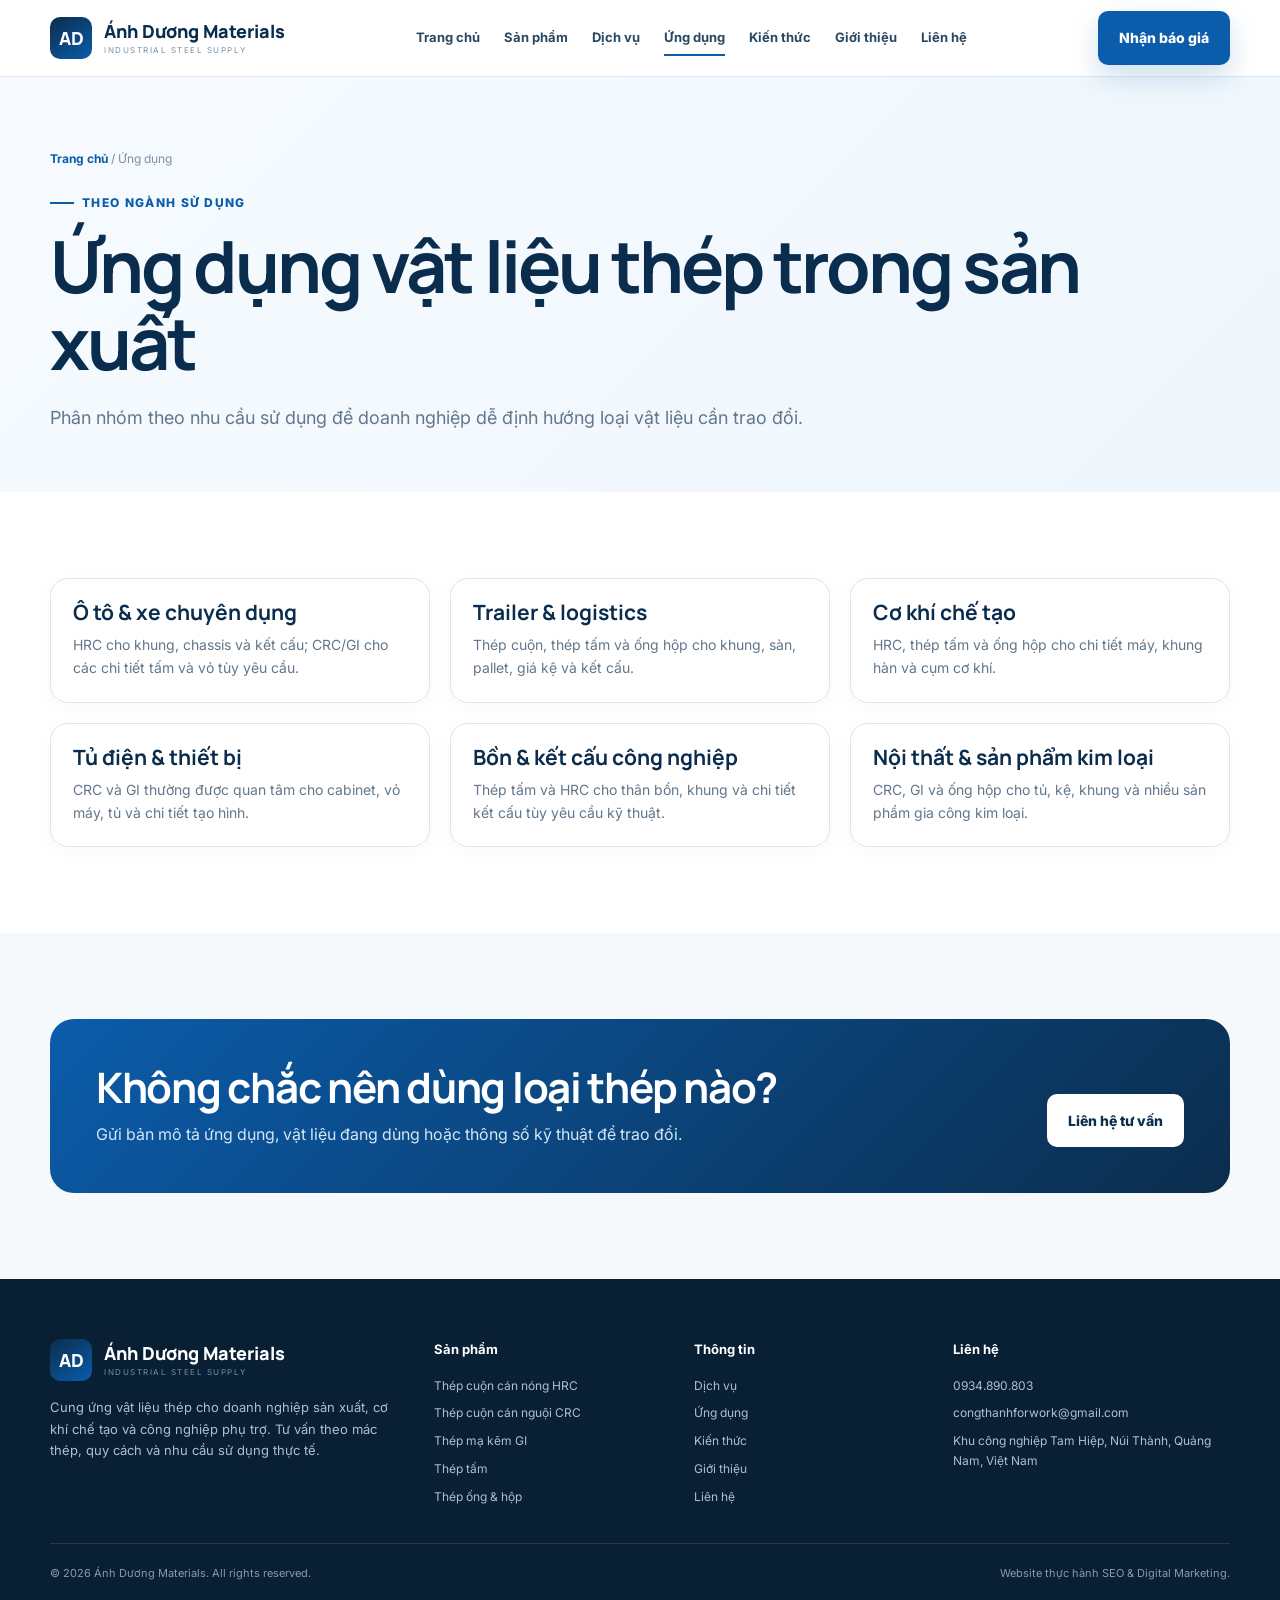
<file: ung-dung.html>
<!doctype html>
<html lang="vi">
<head>
  <meta charset="utf-8">
  <meta name="viewport" content="width=device-width, initial-scale=1">
  <title>Ứng dụng vật liệu thép trong sản xuất | Ánh Dương Materials</title>
  <meta name="description" content="Ứng dụng HRC, CRC, GI, thép tấm và ống hộp trong ô tô, trailer, cơ khí, tủ điện, bồn và sản phẩm kim loại.">
  <link rel="canonical" href="https://thanhcuteee.github.io/anh-duong-materials/ung-dung.html">
  <meta property="og:type" content="website">
  <meta property="og:title" content="Ứng dụng vật liệu thép trong sản xuất | Ánh Dương Materials">
  <meta property="og:description" content="Ứng dụng HRC, CRC, GI, thép tấm và ống hộp trong ô tô, trailer, cơ khí, tủ điện, bồn và sản phẩm kim loại.">
  <meta property="og:url" content="https://thanhcuteee.github.io/anh-duong-materials/ung-dung.html">
  <meta property="og:image" content="https://thanhcuteee.github.io/anh-duong-materials/images/anhbia.png">
  <link rel="preconnect" href="https://fonts.googleapis.com">
  <link rel="preconnect" href="https://fonts.gstatic.com" crossorigin>
  <link href="https://fonts.googleapis.com/css2?family=Inter:wght@400;500;600;700;800&family=Manrope:wght@600;700;800&display=swap" rel="stylesheet">
  <link rel="stylesheet" href="style.css">
  
</head>
<body>

<header class="site-header">
  <div class="container">
    <nav class="nav" aria-label="Điều hướng chính">
      <a class="brand" href="index.html" aria-label="Ánh Dương Materials - Trang chủ">
        <span class="brand-mark">AD</span>
        <span class="brand-copy"><strong>Ánh Dương Materials</strong><small>INDUSTRIAL STEEL SUPPLY</small></span>
      </a>
      <div class="menu"><a href="index.html" class="">Trang chủ</a>
<a href="san-pham.html" class="">Sản phẩm</a>
<a href="dich-vu.html" class="">Dịch vụ</a>
<a href="ung-dung.html" class="active">Ứng dụng</a>
<a href="kien-thuc.html" class="">Kiến thức</a>
<a href="gioi-thieu.html" class="">Giới thiệu</a>
<a href="lien-he.html" class="">Liên hệ</a></div>
      <a class="btn btn-primary nav-cta" href="lien-he.html#bao-gia">Nhận báo giá</a>
      <button class="mobile-toggle" type="button" aria-label="Mở menu" aria-expanded="false">☰</button>
    </nav>
  </div>
</header>
<main>

<section class="page-hero"><div class="container"><div class="breadcrumbs"><a href="index.html">Trang chủ</a> / Ứng dụng</div><span class="eyebrow">Theo ngành sử dụng</span><h1>Ứng dụng vật liệu thép trong sản xuất</h1><p class="lead" style="margin-top:20px">Phân nhóm theo nhu cầu sử dụng để doanh nghiệp dễ định hướng loại vật liệu cần trao đổi.</p></div></section>
<section class="section"><div class="container"><div class="grid grid-3">
<div class="card"><div class="card-body"><h3>Ô tô & xe chuyên dụng</h3><p>HRC cho khung, chassis và kết cấu; CRC/GI cho các chi tiết tấm và vỏ tùy yêu cầu.</p></div></div>
<div class="card"><div class="card-body"><h3>Trailer & logistics</h3><p>Thép cuộn, thép tấm và ống hộp cho khung, sàn, pallet, giá kệ và kết cấu.</p></div></div>
<div class="card"><div class="card-body"><h3>Cơ khí chế tạo</h3><p>HRC, thép tấm và ống hộp cho chi tiết máy, khung hàn và cụm cơ khí.</p></div></div>
<div class="card"><div class="card-body"><h3>Tủ điện & thiết bị</h3><p>CRC và GI thường được quan tâm cho cabinet, vỏ máy, tủ và chi tiết tạo hình.</p></div></div>
<div class="card"><div class="card-body"><h3>Bồn & kết cấu công nghiệp</h3><p>Thép tấm và HRC cho thân bồn, khung và chi tiết kết cấu tùy yêu cầu kỹ thuật.</p></div></div>
<div class="card"><div class="card-body"><h3>Nội thất & sản phẩm kim loại</h3><p>CRC, GI và ống hộp cho tủ, kệ, khung và nhiều sản phẩm gia công kim loại.</p></div></div>
</div></div></section>
<section class="section soft"><div class="container"><div class="cta"><div><h2>Không chắc nên dùng loại thép nào?</h2><p>Gửi bản mô tả ứng dụng, vật liệu đang dùng hoặc thông số kỹ thuật để trao đổi.</p></div><div class="actions"><a class="btn btn-light" href="lien-he.html">Liên hệ tư vấn</a></div></div></div></section>

</main>

<footer>
  <div class="container">
    <div class="footer-grid">
      <div class="footer-brand">
        <a class="brand" href="index.html">
          <span class="brand-mark">AD</span>
          <span class="brand-copy"><strong style="color:#fff">Ánh Dương Materials</strong><small>INDUSTRIAL STEEL SUPPLY</small></span>
        </a>
        <p>Cung ứng vật liệu thép cho doanh nghiệp sản xuất, cơ khí chế tạo và công nghiệp phụ trợ. Tư vấn theo mác thép, quy cách và nhu cầu sử dụng thực tế.</p>
      </div>
      <div>
        <h4>Sản phẩm</h4>
        <div class="footer-links">
          <a href="thep-cuon-can-nong-hrc.html">Thép cuộn cán nóng HRC</a>
          <a href="thep-cuon-can-nguoi-crc.html">Thép cuộn cán nguội CRC</a>
          <a href="thep-ma-kem-gi.html">Thép mạ kẽm GI</a>
          <a href="thep-tam.html">Thép tấm</a>
          <a href="thep-ong-hop.html">Thép ống & hộp</a>
        </div>
      </div>
      <div>
        <h4>Thông tin</h4>
        <div class="footer-links">
          <a href="dich-vu.html">Dịch vụ</a>
          <a href="ung-dung.html">Ứng dụng</a>
          <a href="kien-thuc.html">Kiến thức</a>
          <a href="gioi-thieu.html">Giới thiệu</a>
          <a href="lien-he.html">Liên hệ</a>
        </div>
      </div>
      <div>
        <h4>Liên hệ</h4>
        <div class="footer-links">
          <a href="tel:0934890803">0934.890.803</a>
          <a href="mailto:congthanhforwork@gmail.com">congthanhforwork@gmail.com</a>
          <span>Khu công nghiệp Tam Hiệp, Núi Thành, Quảng Nam, Việt Nam</span>
        </div>
      </div>
    </div>
    <div class="footer-bottom">
      <span>© 2026 Ánh Dương Materials. All rights reserved.</span>
      <span>Website thực hành SEO & Digital Marketing.</span>
    </div>
  </div>
</footer>
<script src="script.js"></script>
</body>
</html>
</file>
<file: style.css>
:root{
  --navy:#0b2d4d;
  --blue:#0b5cab;
  --blue-2:#1478d4;
  --sky:#eaf4ff;
  --ink:#15283a;
  --muted:#62778b;
  --line:#dbe6ef;
  --bg:#f6f9fc;
  --white:#fff;
  --green:#198754;
  --shadow:0 18px 55px rgba(18,55,87,.10);
  --radius:20px;
  --radius-sm:12px;
  --max:1180px;
}
*{box-sizing:border-box}
html{scroll-behavior:smooth}
body{
  margin:0;
  font-family:Inter,system-ui,-apple-system,BlinkMacSystemFont,"Segoe UI",sans-serif;
  color:var(--ink);
  background:var(--white);
  line-height:1.65;
}
img{max-width:100%;display:block}
a{color:inherit;text-decoration:none}
button,input,select,textarea{font:inherit}
.container{width:min(var(--max),calc(100% - 40px));margin:auto}
.eyebrow{
  display:inline-flex;align-items:center;gap:8px;
  font-size:12px;font-weight:800;letter-spacing:.11em;text-transform:uppercase;
  color:var(--blue);margin-bottom:14px
}
.eyebrow::before{content:"";width:24px;height:2px;background:var(--blue)}
h1,h2,h3{font-family:Manrope,Inter,sans-serif;color:var(--navy);margin:0;line-height:1.08}
h1{font-size:clamp(40px,6vw,72px);letter-spacing:-.04em}
h2{font-size:clamp(30px,4vw,46px);letter-spacing:-.03em}
h3{font-size:21px}
p{margin:0;color:var(--muted)}
.lead{font-size:18px;line-height:1.75;max-width:760px}
.section{padding:86px 0}
.section.soft{background:var(--bg)}
.section-head{display:flex;justify-content:space-between;gap:30px;align-items:end;margin-bottom:34px}
.section-head .copy{max-width:720px}
.section-head p{margin-top:14px}
.btn{
  display:inline-flex;align-items:center;justify-content:center;gap:10px;
  padding:14px 20px;border-radius:10px;font-weight:800;font-size:14px;
  transition:.2s ease;border:1px solid transparent;cursor:pointer
}
.btn:hover{transform:translateY(-2px)}
.btn-primary{background:var(--blue);color:#fff;box-shadow:0 12px 28px rgba(11,92,171,.20)}
.btn-primary:hover{background:#084d90}
.btn-outline{background:#fff;border-color:#b9cee1;color:var(--navy)}
.btn-outline:hover{border-color:var(--blue);color:var(--blue)}
.btn-light{background:#fff;color:var(--navy)}
.actions{display:flex;gap:12px;flex-wrap:wrap;margin-top:28px}

/* header */
.site-header{
  position:sticky;top:0;z-index:999;background:rgba(255,255,255,.94);
  backdrop-filter:blur(14px);border-bottom:1px solid rgba(219,230,239,.9)
}
.nav{height:76px;display:flex;align-items:center;justify-content:space-between;gap:22px}
.brand{display:flex;align-items:center;gap:12px;min-width:max-content}
.brand-mark{
  width:42px;height:42px;border-radius:10px;background:linear-gradient(145deg,var(--navy),var(--blue));
  color:#fff;display:grid;place-items:center;font:800 18px Manrope
}
.brand-copy strong{display:block;color:var(--navy);font:800 18px Manrope}
.brand-copy small{display:block;color:#7890a5;font-size:8px;letter-spacing:.19em;margin-top:1px}
.menu{display:flex;align-items:center;gap:24px;font-weight:700;font-size:13px;color:#274863}
.menu a{padding:10px 0;position:relative}
.menu a::after{content:"";position:absolute;left:0;right:100%;bottom:3px;height:2px;background:var(--blue);transition:.2s}
.menu a:hover::after,.menu a.active::after{right:0}
.nav-cta{min-width:max-content}
.mobile-toggle{
  display:none;width:42px;height:42px;border:1px solid var(--line);border-radius:10px;background:#fff;
  align-items:center;justify-content:center;font-size:22px;color:var(--navy)
}

/* hero */
.hero{padding:54px 0 72px;background:linear-gradient(180deg,#fff 0%,#f8fbfe 100%)}
.hero-banner{
  border-radius:26px;overflow:hidden;border:1px solid var(--line);box-shadow:var(--shadow);background:#dfeaf3
}
.hero-banner img{width:100%;height:auto;aspect-ratio:16/9;object-fit:cover}
.hero-intro{
  margin-top:28px;display:grid;grid-template-columns:1.25fr .75fr;gap:50px;align-items:end
}
.hero-intro h1{font-size:clamp(36px,5vw,64px)}
.hero-intro .side{padding-bottom:6px}
.hero-intro .side p{font-size:16px}
.quick-points{display:grid;grid-template-columns:repeat(3,1fr);gap:14px;margin-top:28px}
.quick-point{padding:18px;border:1px solid var(--line);border-radius:14px;background:#fff}
.quick-point strong{display:block;color:var(--navy);font-size:14px}
.quick-point span{display:block;color:var(--muted);font-size:12px;margin-top:4px}

/* cards */
.grid{display:grid;gap:20px}
.grid-2{grid-template-columns:repeat(2,1fr)}
.grid-3{grid-template-columns:repeat(3,1fr)}
.grid-4{grid-template-columns:repeat(4,1fr)}
.card{
  background:#fff;border:1px solid var(--line);border-radius:var(--radius);overflow:hidden;
  transition:.25s ease;box-shadow:0 4px 18px rgba(19,55,86,.03)
}
.card:hover{transform:translateY(-5px);box-shadow:var(--shadow);border-color:#bfd5e7}
.card-media{
    display:block;
    width:100%;
    height:180px;
    background:#f4f7fa;
    overflow:hidden;
}

.card-media img{
    width:100%;
    height:100%;
    object-fit:cover;
    object-position:center;
    display:block;
    transition:.35s;
}
.card:hover .card-media img{transform:scale(1.035)}
.card-body{padding:24px}
.card-body h3{margin-bottom:10px}
.card-body p{font-size:14px}
.card-link{display:inline-flex;margin-top:17px;color:var(--blue);font-weight:800;font-size:13px}
.tag-row{display:flex;flex-wrap:wrap;gap:7px;margin-top:14px}
.tag{padding:6px 9px;border-radius:7px;background:var(--sky);color:var(--blue);font-size:11px;font-weight:800}

/* feature bands */
.feature-band{background:var(--navy);color:#fff;border-radius:24px;padding:38px;display:grid;grid-template-columns:1fr 1fr;gap:38px;align-items:center}
.feature-band h2,.feature-band h3{color:#fff}
.feature-band p{color:#cad8e5}
.feature-list{display:grid;grid-template-columns:repeat(2,1fr);gap:14px}
.feature-item{border:1px solid rgba(255,255,255,.15);border-radius:14px;padding:18px;background:rgba(255,255,255,.04)}
.feature-item strong{display:block;color:#fff;font-size:14px}
.feature-item span{display:block;color:#bcd0e0;font-size:12px;margin-top:5px}

/* page headers */
.page-hero{padding:72px 0 58px;background:linear-gradient(135deg,#f7fbff,#eef6fc)}
.breadcrumbs{font-size:12px;color:#7d91a3;margin-bottom:16px}
.breadcrumbs a{color:var(--blue);font-weight:700}
.page-hero-grid{display:grid;grid-template-columns:1fr .92fr;gap:55px;align-items:center}
.page-hero-media{border-radius:24px;overflow:hidden;border:1px solid var(--line);box-shadow:var(--shadow);background:#eef4f8}
.page-hero-media img{width:100%;height:420px;object-fit:cover}
.spec-strip{display:grid;grid-template-columns:repeat(4,1fr);border:1px solid var(--line);border-radius:16px;overflow:hidden;margin-top:34px;background:#fff}
.spec-item{padding:20px;border-right:1px solid var(--line)}
.spec-item:last-child{border-right:0}
.spec-item strong{display:block;color:var(--navy);font-size:18px}
.spec-item span{font-size:12px;color:var(--muted);margin-top:4px;display:block}

/* table */
.table-wrap{overflow:auto;border:1px solid var(--line);border-radius:16px;margin-top:28px}
table{border-collapse:collapse;width:100%;min-width:720px;background:#fff}
th,td{padding:15px 16px;text-align:left;border-bottom:1px solid var(--line);font-size:14px}
th{background:#eaf4ff;color:var(--navy);font-weight:800}
tr:last-child td{border-bottom:0}

/* forms */
.form-card{background:#fff;border:1px solid var(--line);border-radius:20px;padding:28px;box-shadow:var(--shadow)}
.form-grid{display:grid;grid-template-columns:1fr 1fr;gap:15px}
.field{display:grid;gap:7px}
.field.full{grid-column:1/-1}
label{font-size:12px;font-weight:800;color:var(--navy)}
input,select,textarea{
  width:100%;border:1px solid #cad9e5;border-radius:10px;padding:13px 14px;color:var(--ink);background:#fbfdff;outline:none
}
input:focus,select:focus,textarea:focus{border-color:var(--blue);box-shadow:0 0 0 3px rgba(20,120,212,.10);background:#fff}
textarea{min-height:120px;resize:vertical}
.contact-layout{display:grid;grid-template-columns:.8fr 1.2fr;gap:28px}
.contact-list{display:grid;gap:14px;margin-top:24px}
.contact-item{padding:18px;border:1px solid var(--line);border-radius:14px;background:#fff}
.contact-item strong{display:block;color:var(--navy);font-size:13px}
.contact-item a,.contact-item span{display:block;color:var(--muted);font-size:14px;margin-top:4px}

/* CTA */
.cta{
  padding:46px;border-radius:24px;background:linear-gradient(135deg,var(--blue),var(--navy));
  color:#fff;display:flex;align-items:center;justify-content:space-between;gap:28px
}
.cta h2{color:#fff;font-size:clamp(28px,4vw,42px)}
.cta p{color:#d4e6f7;margin-top:10px;max-width:680px}

/* footer */
footer{background:#081f34;color:#fff;padding:60px 0 26px;margin-top:0}
.footer-grid{display:grid;grid-template-columns:1.25fr .8fr .8fr 1fr;gap:38px}
.footer-brand p{color:#aebfd0;margin-top:16px;font-size:13px;max-width:380px}
footer h4{font-size:13px;margin:0 0 15px;color:#fff}
.footer-links{display:grid;gap:8px}
.footer-links a,.footer-links span{color:#aebfd0;font-size:12px}
.footer-links a:hover{color:#fff}
.footer-bottom{display:flex;justify-content:space-between;gap:20px;border-top:1px solid rgba(255,255,255,.12);padding-top:20px;margin-top:36px;color:#879cac;font-size:11px}

/* misc */
.notice{padding:16px 18px;border-radius:12px;background:#fff7df;border:1px solid #f0d795;color:#785b16;font-size:13px}
.list-check{display:grid;gap:10px;margin:22px 0 0;padding:0;list-style:none}
.list-check li{color:var(--muted);font-size:14px}
.list-check li::before{content:"✓";color:var(--blue);font-weight:900;margin-right:9px}
.kpi{padding:24px;border:1px solid var(--line);border-radius:16px;background:#fff}
.kpi strong{display:block;font-size:28px;color:var(--navy);font-family:Manrope}
.kpi span{display:block;color:var(--muted);font-size:12px;margin-top:5px}

/* mobile */
@media (max-width:980px){
  .menu,.nav-cta{display:none}
  .mobile-toggle{display:flex}
  .menu.open{
    display:flex;position:absolute;top:76px;left:0;right:0;background:#fff;border-bottom:1px solid var(--line);
    padding:18px 20px;flex-direction:column;align-items:flex-start;gap:2px;box-shadow:0 18px 32px rgba(20,45,70,.12)
  }
  .menu.open a{width:100%;padding:12px 0}
  .hero-intro,.page-hero-grid,.feature-band,.contact-layout{grid-template-columns:1fr}
  .grid-4{grid-template-columns:repeat(2,1fr)}
  .grid-3{grid-template-columns:repeat(2,1fr)}
  .footer-grid{grid-template-columns:1fr 1fr}
  .page-hero-media img{height:360px}
  .spec-strip{grid-template-columns:repeat(2,1fr)}
  .spec-item:nth-child(2){border-right:0}
  .spec-item:nth-child(-n+2){border-bottom:1px solid var(--line)}
}
@media (max-width:640px){
  .container{width:min(100% - 24px,var(--max))}
  .section{padding:64px 0}
  .hero{padding:28px 0 58px}
  .hero-banner{border-radius:16px}
  .hero-intro{gap:24px}
  .quick-points,.grid-2,.grid-3,.grid-4,.feature-list,.form-grid{grid-template-columns:1fr}
  .section-head{display:block}
  .section-head .actions{margin-top:20px}
  .page-hero{padding:52px 0 44px}
  .page-hero-media img{height:280px}
  .spec-strip{grid-template-columns:1fr}
  .spec-item{border-right:0;border-bottom:1px solid var(--line)!important}
  .spec-item:last-child{border-bottom:0!important}
  .cta{padding:30px;display:block}
  .cta .actions{margin-top:22px}
  .footer-grid{grid-template-columns:1fr}
  .footer-bottom{display:block}
  .footer-bottom span{display:block;margin-top:6px}
}
@media (max-width:640px){
    .card-media{
        height:190px;
    }
}
/* ===== ĐỒNG BỘ KHUNG ẢNH SẢN PHẨM ===== */

.card{
    background:#fff;
    border:1px solid #dbe5ee;
    border-radius:18px;
    overflow:hidden;
    display:flex;
    flex-direction:column;
    height:100%;
}

.card-media{
    width:100%;
    height:230px;
    background:#ffffff;
    display:flex;
    align-items:center;
    justify-content:center;
    overflow:hidden;
    padding:18px;
    box-sizing:border-box;
}

.card-media img{
    width:100%;
    height:100%;
    object-fit:contain;
    object-position:center;
    display:block;
}

.card-body{
    padding:22px;
    display:flex;
    flex-direction:column;
    flex:1;
}

.card-link{
    margin-top:auto;
}
</file>
